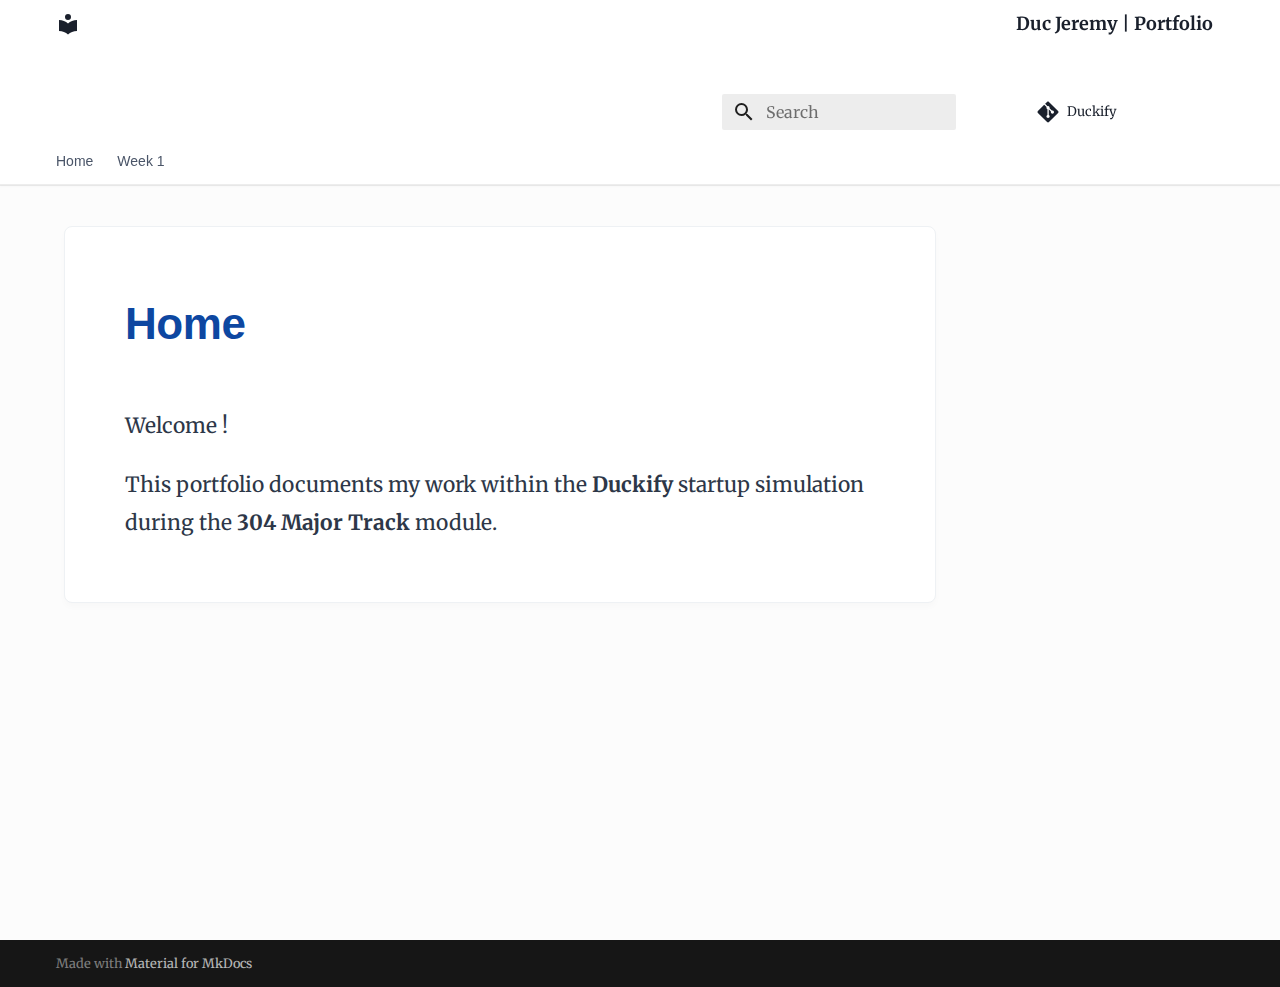
<file: index.html>
<!doctype html>
<html lang="en" class="no-js">
  <head>
    
      <meta charset="utf-8">
      <meta name="viewport" content="width=device-width,initial-scale=1">
      
      
      
        <link rel="canonical" href="https://github.com/jijiduc/portfolio/">
      
      
      
        <link rel="next" href="journal/week1/">
      
      
        
      
      
      <link rel="icon" href="assets/jd.jpg">
      <meta name="generator" content="mkdocs-1.6.1, mkdocs-material-9.7.2">
    
    
      
        <title>Duc Jeremy | Portfolio</title>
      
    
    
      <link rel="stylesheet" href="assets/stylesheets/main.484c7ddc.min.css">
      
        
        <link rel="stylesheet" href="assets/stylesheets/palette.ab4e12ef.min.css">
      
      


    
    
      
    
    
      
        
        
        <link rel="preconnect" href="https://fonts.gstatic.com" crossorigin>
        <link rel="stylesheet" href="https://fonts.googleapis.com/css?family=Merriweather:300,300i,400,400i,700,700i%7CRoboto+Mono:400,400i,700,700i&display=fallback">
        <style>:root{--md-text-font:"Merriweather";--md-code-font:"Roboto Mono"}</style>
      
    
    
      <link rel="stylesheet" href="stylesheets/extra.css">
    
    <script>__md_scope=new URL(".",location),__md_hash=e=>[...e].reduce(((e,_)=>(e<<5)-e+_.charCodeAt(0)),0),__md_get=(e,_=localStorage,t=__md_scope)=>JSON.parse(_.getItem(t.pathname+"."+e)),__md_set=(e,_,t=localStorage,a=__md_scope)=>{try{t.setItem(a.pathname+"."+e,JSON.stringify(_))}catch(e){}}</script>
    
      

    
    
  </head>
  
  
    
    
    
    
    
    <body dir="ltr" data-md-color-scheme="default" data-md-color-primary="white" data-md-color-accent="deep-purple">
  
    
    <input class="md-toggle" data-md-toggle="drawer" type="checkbox" id="__drawer" autocomplete="off">
    <input class="md-toggle" data-md-toggle="search" type="checkbox" id="__search" autocomplete="off">
    <label class="md-overlay" for="__drawer"></label>
    <div data-md-component="skip">
      
    </div>
    <div data-md-component="announce">
      
    </div>
    
    
      

  

<header class="md-header md-header--shadow md-header--lifted" data-md-component="header">
  <nav class="md-header__inner md-grid" aria-label="Header">
    <a href="." title="Duc Jeremy | Portfolio" class="md-header__button md-logo" aria-label="Duc Jeremy | Portfolio" data-md-component="logo">
      
  
  <svg xmlns="http://www.w3.org/2000/svg" viewBox="0 0 24 24"><path d="M12 8a3 3 0 0 0 3-3 3 3 0 0 0-3-3 3 3 0 0 0-3 3 3 3 0 0 0 3 3m0 3.54C9.64 9.35 6.5 8 3 8v11c3.5 0 6.64 1.35 9 3.54 2.36-2.19 5.5-3.54 9-3.54V8c-3.5 0-6.64 1.35-9 3.54"/></svg>

    </a>
    <label class="md-header__button md-icon" for="__drawer">
      
      <svg xmlns="http://www.w3.org/2000/svg" viewBox="0 0 24 24"><path d="M3 6h18v2H3zm0 5h18v2H3zm0 5h18v2H3z"/></svg>
    </label>
    <div class="md-header__title" data-md-component="header-title">
      <div class="md-header__ellipsis">
        <div class="md-header__topic">
          <span class="md-ellipsis">
            Duc Jeremy | Portfolio
          </span>
        </div>
        <div class="md-header__topic" data-md-component="header-topic">
          <span class="md-ellipsis">
            
              Home
            
          </span>
        </div>
      </div>
    </div>
    
      
    
    
    
    
      
      
        <label class="md-header__button md-icon" for="__search">
          
          <svg xmlns="http://www.w3.org/2000/svg" viewBox="0 0 24 24"><path d="M9.5 3A6.5 6.5 0 0 1 16 9.5c0 1.61-.59 3.09-1.56 4.23l.27.27h.79l5 5-1.5 1.5-5-5v-.79l-.27-.27A6.52 6.52 0 0 1 9.5 16 6.5 6.5 0 0 1 3 9.5 6.5 6.5 0 0 1 9.5 3m0 2C7 5 5 7 5 9.5S7 14 9.5 14 14 12 14 9.5 12 5 9.5 5"/></svg>
        </label>
        <div class="md-search" data-md-component="search" role="dialog">
  <label class="md-search__overlay" for="__search"></label>
  <div class="md-search__inner" role="search">
    <form class="md-search__form" name="search">
      <input type="text" class="md-search__input" name="query" aria-label="Search" placeholder="Search" autocapitalize="off" autocorrect="off" autocomplete="off" spellcheck="false" data-md-component="search-query" required>
      <label class="md-search__icon md-icon" for="__search">
        
        <svg xmlns="http://www.w3.org/2000/svg" viewBox="0 0 24 24"><path d="M9.5 3A6.5 6.5 0 0 1 16 9.5c0 1.61-.59 3.09-1.56 4.23l.27.27h.79l5 5-1.5 1.5-5-5v-.79l-.27-.27A6.52 6.52 0 0 1 9.5 16 6.5 6.5 0 0 1 3 9.5 6.5 6.5 0 0 1 9.5 3m0 2C7 5 5 7 5 9.5S7 14 9.5 14 14 12 14 9.5 12 5 9.5 5"/></svg>
        
        <svg xmlns="http://www.w3.org/2000/svg" viewBox="0 0 24 24"><path d="M20 11v2H8l5.5 5.5-1.42 1.42L4.16 12l7.92-7.92L13.5 5.5 8 11z"/></svg>
      </label>
      <nav class="md-search__options" aria-label="Search">
        
        <button type="reset" class="md-search__icon md-icon" title="Clear" aria-label="Clear" tabindex="-1">
          
          <svg xmlns="http://www.w3.org/2000/svg" viewBox="0 0 24 24"><path d="M19 6.41 17.59 5 12 10.59 6.41 5 5 6.41 10.59 12 5 17.59 6.41 19 12 13.41 17.59 19 19 17.59 13.41 12z"/></svg>
        </button>
      </nav>
      
    </form>
    <div class="md-search__output">
      <div class="md-search__scrollwrap" tabindex="0" data-md-scrollfix>
        <div class="md-search-result" data-md-component="search-result">
          <div class="md-search-result__meta">
            Initializing search
          </div>
          <ol class="md-search-result__list" role="presentation"></ol>
        </div>
      </div>
    </div>
  </div>
</div>
      
    
    
      <div class="md-header__source">
        <a href="https://github.com/Toys-R-Us-Rex/Duckify" title="Go to repository" class="md-source" data-md-component="source">
  <div class="md-source__icon md-icon">
    
    <svg xmlns="http://www.w3.org/2000/svg" viewBox="0 0 448 512"><!--! Font Awesome Free 7.1.0 by @fontawesome - https://fontawesome.com License - https://fontawesome.com/license/free (Icons: CC BY 4.0, Fonts: SIL OFL 1.1, Code: MIT License) Copyright 2025 Fonticons, Inc.--><path d="M439.6 236.1 244 40.5c-5.4-5.5-12.8-8.5-20.4-8.5s-15 3-20.4 8.4L162.5 81l51.5 51.5c27.1-9.1 52.7 16.8 43.4 43.7l49.7 49.7c34.2-11.8 61.2 31 35.5 56.7-26.5 26.5-70.2-2.9-56-37.3L240.3 199v121.9c25.3 12.5 22.3 41.8 9.1 55-6.4 6.4-15.2 10.1-24.3 10.1s-17.8-3.6-24.3-10.1c-17.6-17.6-11.1-46.9 11.2-56v-123c-20.8-8.5-24.6-30.7-18.6-45L142.6 101 8.5 235.1C3 240.6 0 247.9 0 255.5s3 15 8.5 20.4l195.6 195.7c5.4 5.4 12.7 8.4 20.4 8.4s15-3 20.4-8.4l194.7-194.7c5.4-5.4 8.4-12.8 8.4-20.4s-3-15-8.4-20.4"/></svg>
  </div>
  <div class="md-source__repository">
    Duckify
  </div>
</a>
      </div>
    
  </nav>
  
    
      
<nav class="md-tabs" aria-label="Tabs" data-md-component="tabs">
  <div class="md-grid">
    <ul class="md-tabs__list">
      
        
  
  
  
    
  
  
    <li class="md-tabs__item md-tabs__item--active">
      <a href="." class="md-tabs__link">
        
  
  
    
  
  Home

      </a>
    </li>
  

      
        
  
  
  
  
    <li class="md-tabs__item">
      <a href="journal/week1/" class="md-tabs__link">
        
  
  
    
  
  Week 1

      </a>
    </li>
  

      
    </ul>
  </div>
</nav>
    
  
</header>
    
    <div class="md-container" data-md-component="container">
      
      
        
      
      <main class="md-main" data-md-component="main">
        <div class="md-main__inner md-grid">
          
            
              
              <div class="md-sidebar md-sidebar--primary" data-md-component="sidebar" data-md-type="navigation" >
                <div class="md-sidebar__scrollwrap">
                  <div class="md-sidebar__inner">
                    


  


<nav class="md-nav md-nav--primary md-nav--lifted" aria-label="Navigation" data-md-level="0">
  <label class="md-nav__title" for="__drawer">
    <a href="." title="Duc Jeremy | Portfolio" class="md-nav__button md-logo" aria-label="Duc Jeremy | Portfolio" data-md-component="logo">
      
  
  <svg xmlns="http://www.w3.org/2000/svg" viewBox="0 0 24 24"><path d="M12 8a3 3 0 0 0 3-3 3 3 0 0 0-3-3 3 3 0 0 0-3 3 3 3 0 0 0 3 3m0 3.54C9.64 9.35 6.5 8 3 8v11c3.5 0 6.64 1.35 9 3.54 2.36-2.19 5.5-3.54 9-3.54V8c-3.5 0-6.64 1.35-9 3.54"/></svg>

    </a>
    Duc Jeremy | Portfolio
  </label>
  
    <div class="md-nav__source">
      <a href="https://github.com/Toys-R-Us-Rex/Duckify" title="Go to repository" class="md-source" data-md-component="source">
  <div class="md-source__icon md-icon">
    
    <svg xmlns="http://www.w3.org/2000/svg" viewBox="0 0 448 512"><!--! Font Awesome Free 7.1.0 by @fontawesome - https://fontawesome.com License - https://fontawesome.com/license/free (Icons: CC BY 4.0, Fonts: SIL OFL 1.1, Code: MIT License) Copyright 2025 Fonticons, Inc.--><path d="M439.6 236.1 244 40.5c-5.4-5.5-12.8-8.5-20.4-8.5s-15 3-20.4 8.4L162.5 81l51.5 51.5c27.1-9.1 52.7 16.8 43.4 43.7l49.7 49.7c34.2-11.8 61.2 31 35.5 56.7-26.5 26.5-70.2-2.9-56-37.3L240.3 199v121.9c25.3 12.5 22.3 41.8 9.1 55-6.4 6.4-15.2 10.1-24.3 10.1s-17.8-3.6-24.3-10.1c-17.6-17.6-11.1-46.9 11.2-56v-123c-20.8-8.5-24.6-30.7-18.6-45L142.6 101 8.5 235.1C3 240.6 0 247.9 0 255.5s3 15 8.5 20.4l195.6 195.7c5.4 5.4 12.7 8.4 20.4 8.4s15-3 20.4-8.4l194.7-194.7c5.4-5.4 8.4-12.8 8.4-20.4s-3-15-8.4-20.4"/></svg>
  </div>
  <div class="md-source__repository">
    Duckify
  </div>
</a>
    </div>
  
  <ul class="md-nav__list" data-md-scrollfix>
    
      
      
  
  
    
  
  
  
    <li class="md-nav__item md-nav__item--active">
      
      <input class="md-nav__toggle md-toggle" type="checkbox" id="__toc">
      
      
      
      <a href="." class="md-nav__link md-nav__link--active">
        
  
  
  <span class="md-ellipsis">
    
  
    Home
  

    
  </span>
  
  

      </a>
      
    </li>
  

    
      
      
  
  
  
  
    <li class="md-nav__item">
      <a href="journal/week1/" class="md-nav__link">
        
  
  
  <span class="md-ellipsis">
    
  
    Week 1
  

    
  </span>
  
  

      </a>
    </li>
  

    
  </ul>
</nav>
                  </div>
                </div>
              </div>
            
            
              
              <div class="md-sidebar md-sidebar--secondary" data-md-component="sidebar" data-md-type="toc" >
                <div class="md-sidebar__scrollwrap">
                  <div class="md-sidebar__inner">
                    

<nav class="md-nav md-nav--secondary" aria-label="Table of contents">
  
  
  
  
</nav>
                  </div>
                </div>
              </div>
            
          
          
            <div class="md-content" data-md-component="content">
              
              <article class="md-content__inner md-typeset">
                
                  


  
  


  <h1>Home</h1>

<p>Welcome !</p>
<p>This portfolio documents my work within the <strong>Duckify</strong> startup simulation during the <strong>304 Major Track</strong> module.</p>












                
              </article>
            </div>
          
          
<script>var target=document.getElementById(location.hash.slice(1));target&&target.name&&(target.checked=target.name.startsWith("__tabbed_"))</script>
        </div>
        
          <button type="button" class="md-top md-icon" data-md-component="top" hidden>
  
  <svg xmlns="http://www.w3.org/2000/svg" viewBox="0 0 24 24"><path d="M13 20h-2V8l-5.5 5.5-1.42-1.42L12 4.16l7.92 7.92-1.42 1.42L13 8z"/></svg>
  Back to top
</button>
        
      </main>
      
        <footer class="md-footer">
  
  <div class="md-footer-meta md-typeset">
    <div class="md-footer-meta__inner md-grid">
      <div class="md-copyright">
  
  
    Made with
    <a href="https://squidfunk.github.io/mkdocs-material/" target="_blank" rel="noopener">
      Material for MkDocs
    </a>
  
</div>
      
    </div>
  </div>
</footer>
      
    </div>
    <div class="md-dialog" data-md-component="dialog">
      <div class="md-dialog__inner md-typeset"></div>
    </div>
    
    
    
      
      
      <script id="__config" type="application/json">{"annotate": null, "base": ".", "features": ["navigation.tabs", "navigation.tabs.sticky", "navigation.sections", "navigation.top", "toc.follow", "header.autohide"], "search": "assets/javascripts/workers/search.2c215733.min.js", "tags": null, "translations": {"clipboard.copied": "Copied to clipboard", "clipboard.copy": "Copy to clipboard", "search.result.more.one": "1 more on this page", "search.result.more.other": "# more on this page", "search.result.none": "No matching documents", "search.result.one": "1 matching document", "search.result.other": "# matching documents", "search.result.placeholder": "Type to start searching", "search.result.term.missing": "Missing", "select.version": "Select version"}, "version": null}</script>
    
    
      <script src="assets/javascripts/bundle.79ae519e.min.js"></script>
      
    
  </body>
</html>
</file>
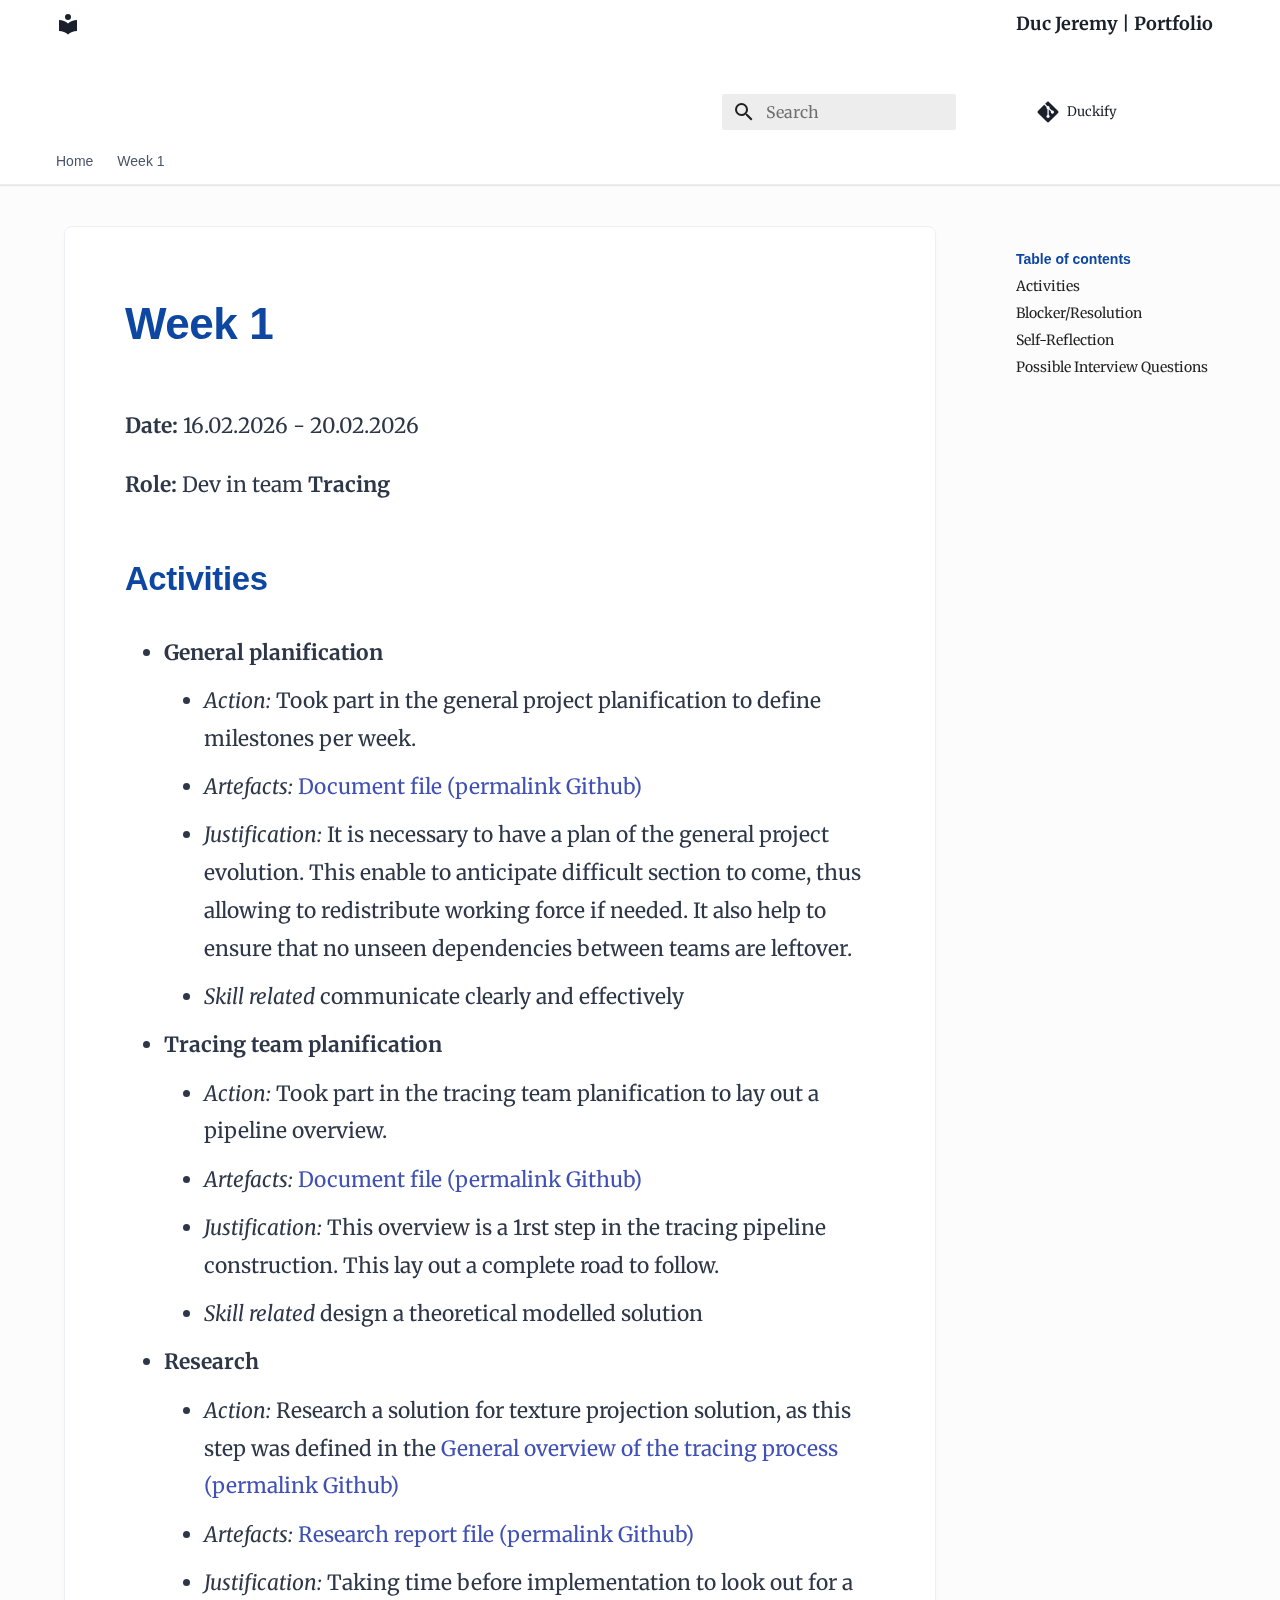
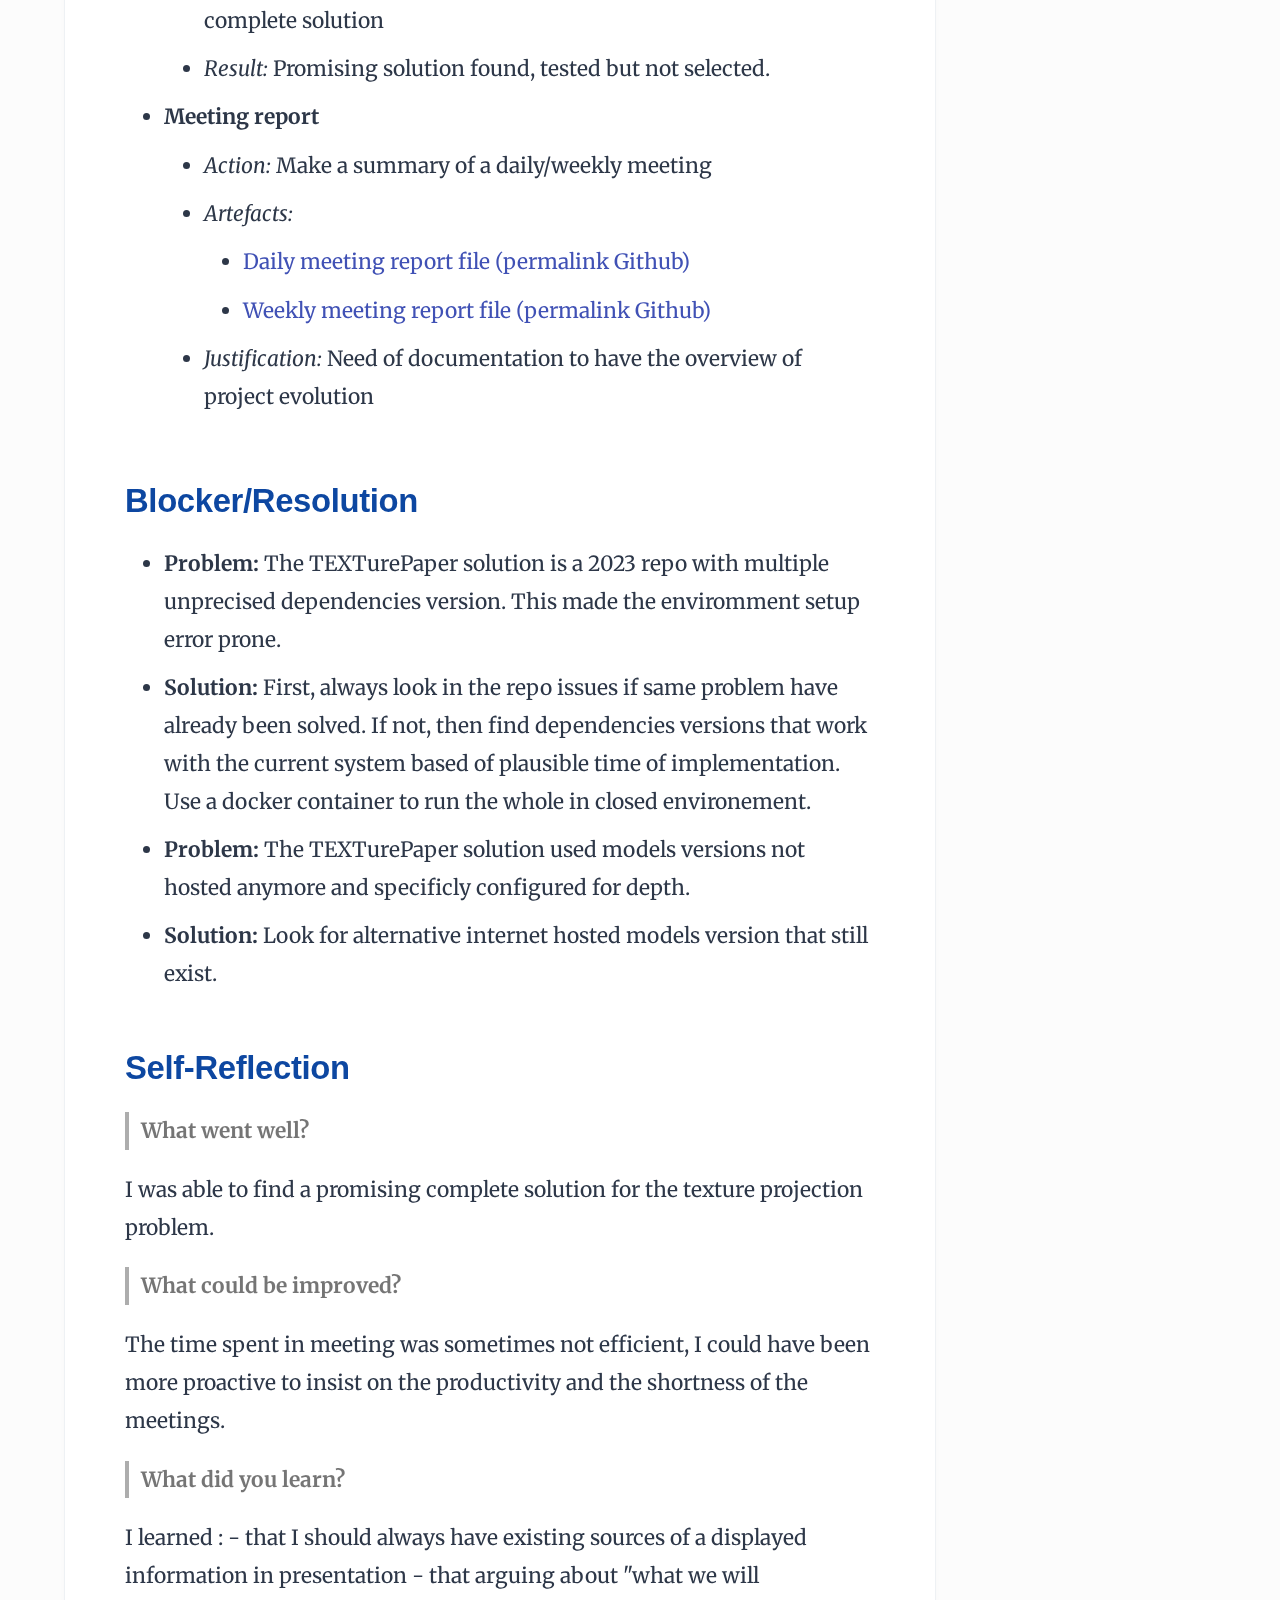
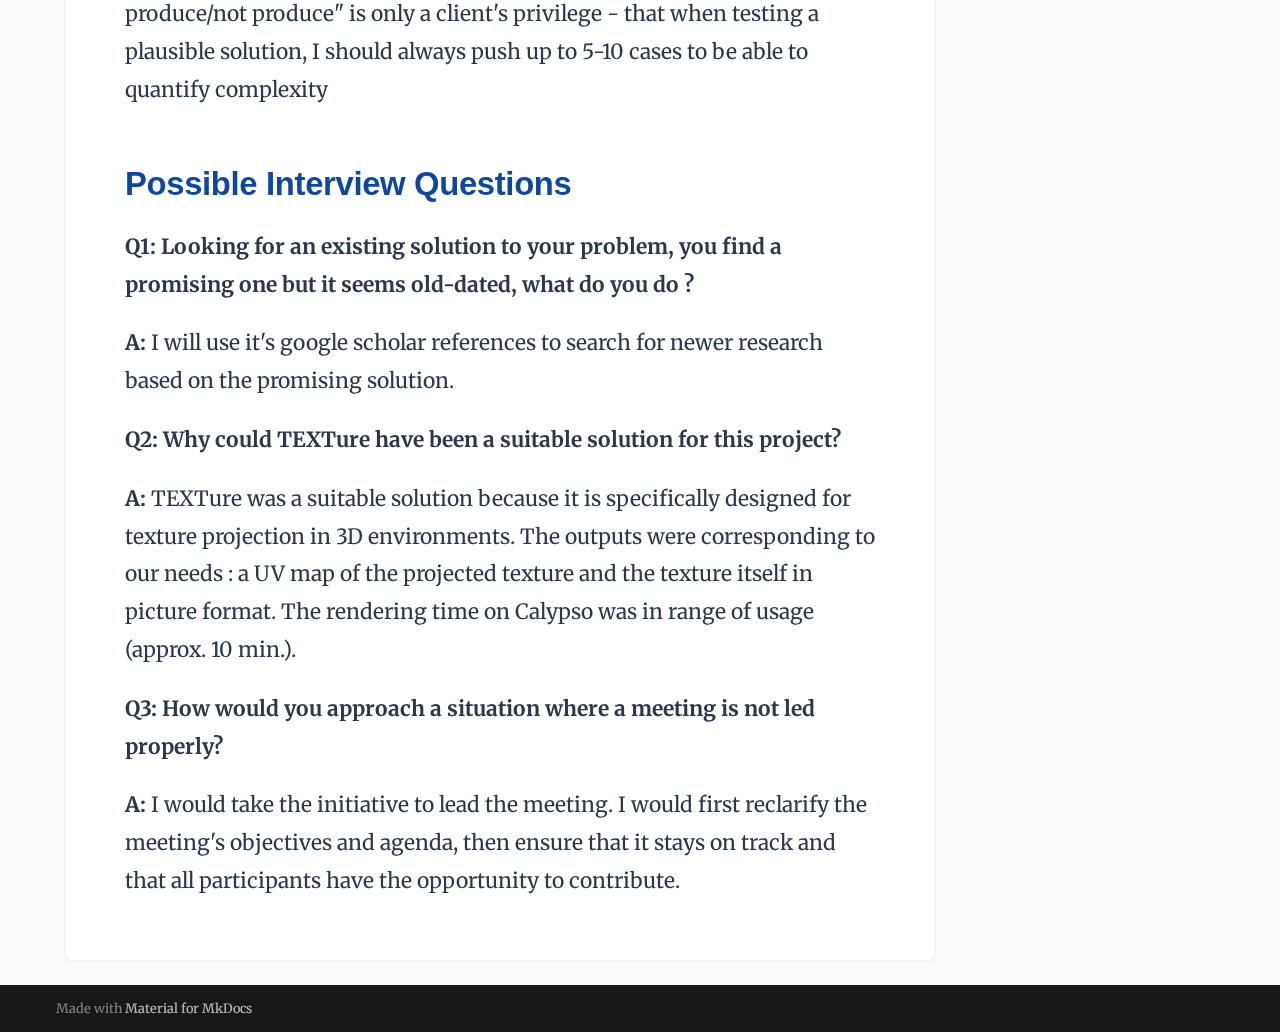
<file: journal/week1/index.html>
<!doctype html>
<html lang="en" class="no-js">
  <head>
    
      <meta charset="utf-8">
      <meta name="viewport" content="width=device-width,initial-scale=1">
      
      
      
        <link rel="canonical" href="https://github.com/jijiduc/portfolio/journal/week1/">
      
      
        <link rel="prev" href="../..">
      
      
      
        
      
      
      <link rel="icon" href="../../assets/jd.jpg">
      <meta name="generator" content="mkdocs-1.6.1, mkdocs-material-9.7.2">
    
    
      
        <title>Week 1 - Duc Jeremy | Portfolio</title>
      
    
    
      <link rel="stylesheet" href="../../assets/stylesheets/main.484c7ddc.min.css">
      
        
        <link rel="stylesheet" href="../../assets/stylesheets/palette.ab4e12ef.min.css">
      
      


    
    
      
    
    
      
        
        
        <link rel="preconnect" href="https://fonts.gstatic.com" crossorigin>
        <link rel="stylesheet" href="https://fonts.googleapis.com/css?family=Merriweather:300,300i,400,400i,700,700i%7CRoboto+Mono:400,400i,700,700i&display=fallback">
        <style>:root{--md-text-font:"Merriweather";--md-code-font:"Roboto Mono"}</style>
      
    
    
      <link rel="stylesheet" href="../../stylesheets/extra.css">
    
    <script>__md_scope=new URL("../..",location),__md_hash=e=>[...e].reduce(((e,_)=>(e<<5)-e+_.charCodeAt(0)),0),__md_get=(e,_=localStorage,t=__md_scope)=>JSON.parse(_.getItem(t.pathname+"."+e)),__md_set=(e,_,t=localStorage,a=__md_scope)=>{try{t.setItem(a.pathname+"."+e,JSON.stringify(_))}catch(e){}}</script>
    
      

    
    
  </head>
  
  
    
    
    
    
    
    <body dir="ltr" data-md-color-scheme="default" data-md-color-primary="white" data-md-color-accent="deep-purple">
  
    
    <input class="md-toggle" data-md-toggle="drawer" type="checkbox" id="__drawer" autocomplete="off">
    <input class="md-toggle" data-md-toggle="search" type="checkbox" id="__search" autocomplete="off">
    <label class="md-overlay" for="__drawer"></label>
    <div data-md-component="skip">
      
        
        <a href="#week-1" class="md-skip">
          Skip to content
        </a>
      
    </div>
    <div data-md-component="announce">
      
    </div>
    
    
      

  

<header class="md-header md-header--shadow md-header--lifted" data-md-component="header">
  <nav class="md-header__inner md-grid" aria-label="Header">
    <a href="../.." title="Duc Jeremy | Portfolio" class="md-header__button md-logo" aria-label="Duc Jeremy | Portfolio" data-md-component="logo">
      
  
  <svg xmlns="http://www.w3.org/2000/svg" viewBox="0 0 24 24"><path d="M12 8a3 3 0 0 0 3-3 3 3 0 0 0-3-3 3 3 0 0 0-3 3 3 3 0 0 0 3 3m0 3.54C9.64 9.35 6.5 8 3 8v11c3.5 0 6.64 1.35 9 3.54 2.36-2.19 5.5-3.54 9-3.54V8c-3.5 0-6.64 1.35-9 3.54"/></svg>

    </a>
    <label class="md-header__button md-icon" for="__drawer">
      
      <svg xmlns="http://www.w3.org/2000/svg" viewBox="0 0 24 24"><path d="M3 6h18v2H3zm0 5h18v2H3zm0 5h18v2H3z"/></svg>
    </label>
    <div class="md-header__title" data-md-component="header-title">
      <div class="md-header__ellipsis">
        <div class="md-header__topic">
          <span class="md-ellipsis">
            Duc Jeremy | Portfolio
          </span>
        </div>
        <div class="md-header__topic" data-md-component="header-topic">
          <span class="md-ellipsis">
            
              Week 1
            
          </span>
        </div>
      </div>
    </div>
    
      
    
    
    
    
      
      
        <label class="md-header__button md-icon" for="__search">
          
          <svg xmlns="http://www.w3.org/2000/svg" viewBox="0 0 24 24"><path d="M9.5 3A6.5 6.5 0 0 1 16 9.5c0 1.61-.59 3.09-1.56 4.23l.27.27h.79l5 5-1.5 1.5-5-5v-.79l-.27-.27A6.52 6.52 0 0 1 9.5 16 6.5 6.5 0 0 1 3 9.5 6.5 6.5 0 0 1 9.5 3m0 2C7 5 5 7 5 9.5S7 14 9.5 14 14 12 14 9.5 12 5 9.5 5"/></svg>
        </label>
        <div class="md-search" data-md-component="search" role="dialog">
  <label class="md-search__overlay" for="__search"></label>
  <div class="md-search__inner" role="search">
    <form class="md-search__form" name="search">
      <input type="text" class="md-search__input" name="query" aria-label="Search" placeholder="Search" autocapitalize="off" autocorrect="off" autocomplete="off" spellcheck="false" data-md-component="search-query" required>
      <label class="md-search__icon md-icon" for="__search">
        
        <svg xmlns="http://www.w3.org/2000/svg" viewBox="0 0 24 24"><path d="M9.5 3A6.5 6.5 0 0 1 16 9.5c0 1.61-.59 3.09-1.56 4.23l.27.27h.79l5 5-1.5 1.5-5-5v-.79l-.27-.27A6.52 6.52 0 0 1 9.5 16 6.5 6.5 0 0 1 3 9.5 6.5 6.5 0 0 1 9.5 3m0 2C7 5 5 7 5 9.5S7 14 9.5 14 14 12 14 9.5 12 5 9.5 5"/></svg>
        
        <svg xmlns="http://www.w3.org/2000/svg" viewBox="0 0 24 24"><path d="M20 11v2H8l5.5 5.5-1.42 1.42L4.16 12l7.92-7.92L13.5 5.5 8 11z"/></svg>
      </label>
      <nav class="md-search__options" aria-label="Search">
        
        <button type="reset" class="md-search__icon md-icon" title="Clear" aria-label="Clear" tabindex="-1">
          
          <svg xmlns="http://www.w3.org/2000/svg" viewBox="0 0 24 24"><path d="M19 6.41 17.59 5 12 10.59 6.41 5 5 6.41 10.59 12 5 17.59 6.41 19 12 13.41 17.59 19 19 17.59 13.41 12z"/></svg>
        </button>
      </nav>
      
    </form>
    <div class="md-search__output">
      <div class="md-search__scrollwrap" tabindex="0" data-md-scrollfix>
        <div class="md-search-result" data-md-component="search-result">
          <div class="md-search-result__meta">
            Initializing search
          </div>
          <ol class="md-search-result__list" role="presentation"></ol>
        </div>
      </div>
    </div>
  </div>
</div>
      
    
    
      <div class="md-header__source">
        <a href="https://github.com/Toys-R-Us-Rex/Duckify" title="Go to repository" class="md-source" data-md-component="source">
  <div class="md-source__icon md-icon">
    
    <svg xmlns="http://www.w3.org/2000/svg" viewBox="0 0 448 512"><!--! Font Awesome Free 7.1.0 by @fontawesome - https://fontawesome.com License - https://fontawesome.com/license/free (Icons: CC BY 4.0, Fonts: SIL OFL 1.1, Code: MIT License) Copyright 2025 Fonticons, Inc.--><path d="M439.6 236.1 244 40.5c-5.4-5.5-12.8-8.5-20.4-8.5s-15 3-20.4 8.4L162.5 81l51.5 51.5c27.1-9.1 52.7 16.8 43.4 43.7l49.7 49.7c34.2-11.8 61.2 31 35.5 56.7-26.5 26.5-70.2-2.9-56-37.3L240.3 199v121.9c25.3 12.5 22.3 41.8 9.1 55-6.4 6.4-15.2 10.1-24.3 10.1s-17.8-3.6-24.3-10.1c-17.6-17.6-11.1-46.9 11.2-56v-123c-20.8-8.5-24.6-30.7-18.6-45L142.6 101 8.5 235.1C3 240.6 0 247.9 0 255.5s3 15 8.5 20.4l195.6 195.7c5.4 5.4 12.7 8.4 20.4 8.4s15-3 20.4-8.4l194.7-194.7c5.4-5.4 8.4-12.8 8.4-20.4s-3-15-8.4-20.4"/></svg>
  </div>
  <div class="md-source__repository">
    Duckify
  </div>
</a>
      </div>
    
  </nav>
  
    
      
<nav class="md-tabs" aria-label="Tabs" data-md-component="tabs">
  <div class="md-grid">
    <ul class="md-tabs__list">
      
        
  
  
  
  
    <li class="md-tabs__item">
      <a href="../.." class="md-tabs__link">
        
  
  
    
  
  Home

      </a>
    </li>
  

      
        
  
  
  
    
  
  
    <li class="md-tabs__item md-tabs__item--active">
      <a href="./" class="md-tabs__link">
        
  
  
    
  
  Week 1

      </a>
    </li>
  

      
    </ul>
  </div>
</nav>
    
  
</header>
    
    <div class="md-container" data-md-component="container">
      
      
        
      
      <main class="md-main" data-md-component="main">
        <div class="md-main__inner md-grid">
          
            
              
              <div class="md-sidebar md-sidebar--primary" data-md-component="sidebar" data-md-type="navigation" >
                <div class="md-sidebar__scrollwrap">
                  <div class="md-sidebar__inner">
                    


  


<nav class="md-nav md-nav--primary md-nav--lifted" aria-label="Navigation" data-md-level="0">
  <label class="md-nav__title" for="__drawer">
    <a href="../.." title="Duc Jeremy | Portfolio" class="md-nav__button md-logo" aria-label="Duc Jeremy | Portfolio" data-md-component="logo">
      
  
  <svg xmlns="http://www.w3.org/2000/svg" viewBox="0 0 24 24"><path d="M12 8a3 3 0 0 0 3-3 3 3 0 0 0-3-3 3 3 0 0 0-3 3 3 3 0 0 0 3 3m0 3.54C9.64 9.35 6.5 8 3 8v11c3.5 0 6.64 1.35 9 3.54 2.36-2.19 5.5-3.54 9-3.54V8c-3.5 0-6.64 1.35-9 3.54"/></svg>

    </a>
    Duc Jeremy | Portfolio
  </label>
  
    <div class="md-nav__source">
      <a href="https://github.com/Toys-R-Us-Rex/Duckify" title="Go to repository" class="md-source" data-md-component="source">
  <div class="md-source__icon md-icon">
    
    <svg xmlns="http://www.w3.org/2000/svg" viewBox="0 0 448 512"><!--! Font Awesome Free 7.1.0 by @fontawesome - https://fontawesome.com License - https://fontawesome.com/license/free (Icons: CC BY 4.0, Fonts: SIL OFL 1.1, Code: MIT License) Copyright 2025 Fonticons, Inc.--><path d="M439.6 236.1 244 40.5c-5.4-5.5-12.8-8.5-20.4-8.5s-15 3-20.4 8.4L162.5 81l51.5 51.5c27.1-9.1 52.7 16.8 43.4 43.7l49.7 49.7c34.2-11.8 61.2 31 35.5 56.7-26.5 26.5-70.2-2.9-56-37.3L240.3 199v121.9c25.3 12.5 22.3 41.8 9.1 55-6.4 6.4-15.2 10.1-24.3 10.1s-17.8-3.6-24.3-10.1c-17.6-17.6-11.1-46.9 11.2-56v-123c-20.8-8.5-24.6-30.7-18.6-45L142.6 101 8.5 235.1C3 240.6 0 247.9 0 255.5s3 15 8.5 20.4l195.6 195.7c5.4 5.4 12.7 8.4 20.4 8.4s15-3 20.4-8.4l194.7-194.7c5.4-5.4 8.4-12.8 8.4-20.4s-3-15-8.4-20.4"/></svg>
  </div>
  <div class="md-source__repository">
    Duckify
  </div>
</a>
    </div>
  
  <ul class="md-nav__list" data-md-scrollfix>
    
      
      
  
  
  
  
    <li class="md-nav__item">
      <a href="../.." class="md-nav__link">
        
  
  
  <span class="md-ellipsis">
    
  
    Home
  

    
  </span>
  
  

      </a>
    </li>
  

    
      
      
  
  
    
  
  
  
    <li class="md-nav__item md-nav__item--active">
      
      <input class="md-nav__toggle md-toggle" type="checkbox" id="__toc">
      
      
        
      
      
        <label class="md-nav__link md-nav__link--active" for="__toc">
          
  
  
  <span class="md-ellipsis">
    
  
    Week 1
  

    
  </span>
  
  

          <span class="md-nav__icon md-icon"></span>
        </label>
      
      <a href="./" class="md-nav__link md-nav__link--active">
        
  
  
  <span class="md-ellipsis">
    
  
    Week 1
  

    
  </span>
  
  

      </a>
      
        

<nav class="md-nav md-nav--secondary" aria-label="Table of contents">
  
  
  
    
  
  
    <label class="md-nav__title" for="__toc">
      <span class="md-nav__icon md-icon"></span>
      Table of contents
    </label>
    <ul class="md-nav__list" data-md-component="toc" data-md-scrollfix>
      
        <li class="md-nav__item">
  <a href="#activities" class="md-nav__link">
    <span class="md-ellipsis">
      
        Activities
      
    </span>
  </a>
  
</li>
      
        <li class="md-nav__item">
  <a href="#blockerresolution" class="md-nav__link">
    <span class="md-ellipsis">
      
        Blocker/Resolution
      
    </span>
  </a>
  
</li>
      
        <li class="md-nav__item">
  <a href="#self-reflection" class="md-nav__link">
    <span class="md-ellipsis">
      
        Self-Reflection
      
    </span>
  </a>
  
</li>
      
        <li class="md-nav__item">
  <a href="#possible-interview-questions" class="md-nav__link">
    <span class="md-ellipsis">
      
        Possible Interview Questions
      
    </span>
  </a>
  
</li>
      
    </ul>
  
</nav>
      
    </li>
  

    
  </ul>
</nav>
                  </div>
                </div>
              </div>
            
            
              
              <div class="md-sidebar md-sidebar--secondary" data-md-component="sidebar" data-md-type="toc" >
                <div class="md-sidebar__scrollwrap">
                  <div class="md-sidebar__inner">
                    

<nav class="md-nav md-nav--secondary" aria-label="Table of contents">
  
  
  
    
  
  
    <label class="md-nav__title" for="__toc">
      <span class="md-nav__icon md-icon"></span>
      Table of contents
    </label>
    <ul class="md-nav__list" data-md-component="toc" data-md-scrollfix>
      
        <li class="md-nav__item">
  <a href="#activities" class="md-nav__link">
    <span class="md-ellipsis">
      
        Activities
      
    </span>
  </a>
  
</li>
      
        <li class="md-nav__item">
  <a href="#blockerresolution" class="md-nav__link">
    <span class="md-ellipsis">
      
        Blocker/Resolution
      
    </span>
  </a>
  
</li>
      
        <li class="md-nav__item">
  <a href="#self-reflection" class="md-nav__link">
    <span class="md-ellipsis">
      
        Self-Reflection
      
    </span>
  </a>
  
</li>
      
        <li class="md-nav__item">
  <a href="#possible-interview-questions" class="md-nav__link">
    <span class="md-ellipsis">
      
        Possible Interview Questions
      
    </span>
  </a>
  
</li>
      
    </ul>
  
</nav>
                  </div>
                </div>
              </div>
            
          
          
            <div class="md-content" data-md-component="content">
              
              <article class="md-content__inner md-typeset">
                
                  


  
  


<h1 id="week-1">Week 1</h1>
<p><strong>Date:</strong> 16.02.2026 - 20.02.2026</p>
<p><strong>Role:</strong> Dev in team <strong>Tracing</strong></p>
<h2 id="activities">Activities</h2>
<ul>
<li>
<p><strong>General planification</strong></p>
<ul>
<li><em>Action:</em> Took part in the general project planification to define milestones per week. </li>
<li><em>Artefacts:</em> <a href="https://github.com/Toys-R-Us-Rex/Duckify/blob/1787a64b540681b7a8b219607760a1050d72c1cd/docs/planning/steps_milestones.typ">Document file (permalink Github)</a></li>
<li><em>Justification:</em> It is necessary to have a plan of the general project evolution. This enable to anticipate difficult section to come, thus allowing to redistribute working force if needed. It also help to ensure that no unseen dependencies between teams are leftover.</li>
<li><em>Skill related</em> communicate clearly and effectively</li>
</ul>
</li>
<li>
<p><strong>Tracing team planification</strong></p>
<ul>
<li><em>Action:</em> Took part in the tracing team planification to lay out a pipeline overview. </li>
<li><em>Artefacts:</em> <a href="https://github.com/Toys-R-Us-Rex/Duckify/blob/058f40182c9abd4c097b731ee1d95ff6e53512c0/docs/architecture/tracing/general-overview.typ">Document file (permalink Github)</a></li>
<li><em>Justification:</em> This overview is a 1rst step in the tracing pipeline construction. This lay out a complete road to follow.</li>
<li><em>Skill related</em> design a theoretical modelled solution</li>
</ul>
</li>
<li>
<p><strong>Research</strong></p>
<ul>
<li><em>Action:</em> Research a solution for texture projection solution, as this step was defined in the <a href="https://github.com/Toys-R-Us-Rex/Duckify/blob/058f40182c9abd4c097b731ee1d95ff6e53512c0/docs/architecture/tracing/general-overview.typ.">General overview of the tracing process (permalink Github)</a></li>
<li><em>Artefacts:</em> <a href="https://github.com/Toys-R-Us-Rex/Duckify/blob/15c1dbc08bc9060aa37bc681666f70380cd02b3d/docs/research/projection_solution.typ">Research report file (permalink Github)</a></li>
<li><em>Justification:</em> Taking time before implementation to look out for a complete solution </li>
<li><em>Result:</em> Promising solution found, tested but not selected.</li>
</ul>
</li>
<li>
<p><strong>Meeting report</strong></p>
<ul>
<li><em>Action:</em> Make a summary of a daily/weekly meeting</li>
<li><em>Artefacts:</em><ul>
<li><a href="https://github.com/Toys-R-Us-Rex/Duckify/blob/be49ae5f111835d253c54c89245da1a22305db2c/docs/meetings/2026-02-19.typ">Daily meeting report file (permalink Github)</a></li>
<li><a href="https://github.com/Toys-R-Us-Rex/Duckify/blob/26aa4719fd0279bd80cab682a85882558017a31d/docs/meetings/weekly/2026-02-20.typ">Weekly meeting report file (permalink Github)</a></li>
</ul>
</li>
<li><em>Justification:</em> Need of documentation to have the overview of project evolution</li>
</ul>
</li>
</ul>
<h2 id="blockerresolution">Blocker/Resolution</h2>
<ul>
<li><strong>Problem:</strong> The TEXTurePaper solution is a 2023 repo with multiple unprecised dependencies version. This made the enviromment setup error prone.</li>
<li>
<p><strong>Solution:</strong> First, always look in the repo issues if same problem have already been solved. If not, then find dependencies versions that work with the current system based of plausible time of implementation. Use a docker container to run the whole in closed environement.</p>
</li>
<li>
<p><strong>Problem:</strong> The TEXTurePaper solution used models versions not hosted anymore and specificly configured for depth.</p>
</li>
<li><strong>Solution:</strong> Look for alternative internet hosted models version that still exist.</li>
</ul>
<h2 id="self-reflection">Self-Reflection</h2>
<blockquote>
<p><strong>What went well?</strong></p>
</blockquote>
<p>I was able to find a promising complete solution for the texture projection problem.</p>
<blockquote>
<p><strong>What could be improved?</strong></p>
</blockquote>
<p>The time spent in meeting was sometimes not efficient, I could have been more proactive to insist on the productivity and the shortness of the meetings.</p>
<blockquote>
<p><strong>What did you learn?</strong></p>
</blockquote>
<p>I learned :
- that I should always have existing sources of a displayed information in presentation
- that arguing about "what we will produce/not produce" is only a client's privilege
- that when testing a plausible solution, I should always push up to 5-10 cases to be able to quantify complexity</p>
<h2 id="possible-interview-questions">Possible Interview Questions</h2>
<p><strong>Q1: Looking for an existing solution to your problem, you find a promising one but it seems old-dated, what do you do ?</strong></p>
<p><strong>A:</strong> I will use it's google scholar references to search for newer research based on the promising solution.</p>
<p><strong>Q2: Why could TEXTure have been a suitable solution for this project?</strong></p>
<p><strong>A:</strong> TEXTure was a suitable solution because it is specifically designed for texture projection in 3D environments. The outputs were corresponding to our needs : a UV map of the projected texture and the texture itself in picture format. The rendering time on Calypso was in range of usage (approx. 10 min.).</p>
<p><strong>Q3: How would you approach a situation where a meeting is not led properly?</strong></p>
<p><strong>A:</strong> I would take the initiative to lead the meeting. I would first reclarify the meeting's objectives and agenda, then ensure that it stays on track and that all participants have the opportunity to contribute.</p>












                
              </article>
            </div>
          
          
<script>var target=document.getElementById(location.hash.slice(1));target&&target.name&&(target.checked=target.name.startsWith("__tabbed_"))</script>
        </div>
        
          <button type="button" class="md-top md-icon" data-md-component="top" hidden>
  
  <svg xmlns="http://www.w3.org/2000/svg" viewBox="0 0 24 24"><path d="M13 20h-2V8l-5.5 5.5-1.42-1.42L12 4.16l7.92 7.92-1.42 1.42L13 8z"/></svg>
  Back to top
</button>
        
      </main>
      
        <footer class="md-footer">
  
  <div class="md-footer-meta md-typeset">
    <div class="md-footer-meta__inner md-grid">
      <div class="md-copyright">
  
  
    Made with
    <a href="https://squidfunk.github.io/mkdocs-material/" target="_blank" rel="noopener">
      Material for MkDocs
    </a>
  
</div>
      
    </div>
  </div>
</footer>
      
    </div>
    <div class="md-dialog" data-md-component="dialog">
      <div class="md-dialog__inner md-typeset"></div>
    </div>
    
    
    
      
      
      <script id="__config" type="application/json">{"annotate": null, "base": "../..", "features": ["navigation.tabs", "navigation.tabs.sticky", "navigation.sections", "navigation.top", "toc.follow", "header.autohide"], "search": "../../assets/javascripts/workers/search.2c215733.min.js", "tags": null, "translations": {"clipboard.copied": "Copied to clipboard", "clipboard.copy": "Copy to clipboard", "search.result.more.one": "1 more on this page", "search.result.more.other": "# more on this page", "search.result.none": "No matching documents", "search.result.one": "1 matching document", "search.result.other": "# matching documents", "search.result.placeholder": "Type to start searching", "search.result.term.missing": "Missing", "select.version": "Select version"}, "version": null}</script>
    
    
      <script src="../../assets/javascripts/bundle.79ae519e.min.js"></script>
      
    
  </body>
</html>
</file>
<file: stylesheets/extra.css>
/* --- 1. GLOBAL CONFIGURATION --- */

/* Very light general background */
.md-main {
    background-color: #fcfcfc; 
}

/* The Grid: Removing the left column from the layout */
/* Structure: [Empty space] [Content] [Right TOC] */
.md-grid {
    max-width: 1200px; /* Comfortable standard width */
    margin: 0 auto;
    display: grid;
    grid-template-columns: 1fr 12rem; /* Content takes everything except the TOC */
    gap: 2rem;
}

/* Permanently hiding the primary navigation sidebar (in case it forces display) */
.md-sidebar--primary {
    display: none;
}

/* --- 2. HEADER & TOP NAVIGATION (KEY ELEMENT) --- */

/* Top header (Logo + Title) */
.md-header {
    background-color: #ffffff !important;
    color: #1a202c !important;
    box-shadow: none !important;
    border-bottom: 1px solid #eaeaea;
}

/* Tab bar (Navigation) */
.md-tabs {
    background-color: #ffffff !important; /* Pure white background */
    border-bottom: 1px solid #e2e8f0;
    color: #4a5568 !important; /* Dark grey text */
}

/* Links in tabs */
.md-tabs__link {
    color: #4a5568 !important;
    font-family: "Lato", sans-serif;
    font-weight: 500;
    opacity: 1 !important; /* Force visibility */
    transition: color 0.2s;
}

/* Active tab */
.md-tabs__link--active, 
.md-tabs__link:hover {
    color: #0d47a1 !important; /* MIT Blue */
    font-weight: 700;
}

/* Removing aggressive Material shadows */
.md-header, .md-tabs {
    box-shadow: 0 1px 2px rgba(0,0,0,0.02) !important;
}

/* --- 3. CENTRAL CONTENT (DOCUMENT) --- */

.md-content {
    background-color: transparent;
    padding-top: 2rem;
}

/* The white "paper" containing the text */
.md-content__inner {
    background-color: white;
    padding: 3rem;
    border: 1px solid #eef1f4;
    border-radius: 8px;
    box-shadow: 0 4px 6px rgba(0,0,0,0.02); /* Very subtle shadow */
}

/* --- 4. TYPOGRAPHY (KEEPING IT SERIOUS) --- */

/* Body text */
.md-typeset {
    font-family: "Merriweather", "Georgia", serif;
    font-size: 1.05rem;
    line-height: 1.8;
    color: #2d3748;
}

/* Headings */
.md-typeset h1, 
.md-typeset h2 {
    font-family: "Lato", sans-serif;
    color: #0d47a1;
    font-weight: 600;
    letter-spacing: -0.01em;
}

.md-typeset h1 {
    margin-top: 0; /* Move the main title up */
    font-size: 2.2rem;
}

/* --- 5. RIGHT TABLE OF CONTENTS (TOC) --- */

/* Floating and discrete */
.md-sidebar--secondary {
    margin-top: 2rem;
    height: auto;
}

.md-nav--secondary .md-nav__title {
    background-color: transparent;
    box-shadow: none;
    color: #0d47a1;
    font-weight: bold;
    font-family: "Lato", sans-serif;
}
</file>
<file: assets/stylesheets/main.484c7ddc.min.css>
@charset "UTF-8";html{-webkit-text-size-adjust:none;-moz-text-size-adjust:none;text-size-adjust:none;box-sizing:border-box}*,:after,:before{box-sizing:inherit}@media (prefers-reduced-motion){*,:after,:before{transition:none!important}}body{margin:0}a,button,input,label{-webkit-tap-highlight-color:transparent}a{color:inherit;text-decoration:none}hr{border:0;box-sizing:initial;display:block;height:.05rem;overflow:visible;padding:0}small{font-size:80%}sub,sup{line-height:1em}img{border-style:none}table{border-collapse:initial;border-spacing:0}td,th{font-weight:400;vertical-align:top}button{background:#0000;border:0;font-family:inherit;font-size:inherit;margin:0;padding:0}input{border:0;outline:none}:root{--md-primary-fg-color:#4051b5;--md-primary-fg-color--light:#5d6cc0;--md-primary-fg-color--dark:#303fa1;--md-primary-bg-color:#fff;--md-primary-bg-color--light:#ffffffb3;--md-accent-fg-color:#526cfe;--md-accent-fg-color--transparent:#526cfe1a;--md-accent-bg-color:#fff;--md-accent-bg-color--light:#ffffffb3}[data-md-color-scheme=default]{color-scheme:light}[data-md-color-scheme=default] img[src$="#gh-dark-mode-only"],[data-md-color-scheme=default] img[src$="#only-dark"]{display:none}:root,[data-md-color-scheme=default]{--md-hue:225deg;--md-default-fg-color:#000000de;--md-default-fg-color--light:#0000008a;--md-default-fg-color--lighter:#00000052;--md-default-fg-color--lightest:#00000012;--md-default-bg-color:#fff;--md-default-bg-color--light:#ffffffb3;--md-default-bg-color--lighter:#ffffff4d;--md-default-bg-color--lightest:#ffffff1f;--md-code-fg-color:#36464e;--md-code-bg-color:#f5f5f5;--md-code-bg-color--light:#f5f5f5b3;--md-code-bg-color--lighter:#f5f5f54d;--md-code-hl-color:#4287ff;--md-code-hl-color--light:#4287ff1a;--md-code-hl-number-color:#d52a2a;--md-code-hl-special-color:#db1457;--md-code-hl-function-color:#a846b9;--md-code-hl-constant-color:#6e59d9;--md-code-hl-keyword-color:#3f6ec6;--md-code-hl-string-color:#1c7d4d;--md-code-hl-name-color:var(--md-code-fg-color);--md-code-hl-operator-color:var(--md-default-fg-color--light);--md-code-hl-punctuation-color:var(--md-default-fg-color--light);--md-code-hl-comment-color:var(--md-default-fg-color--light);--md-code-hl-generic-color:var(--md-default-fg-color--light);--md-code-hl-variable-color:var(--md-default-fg-color--light);--md-typeset-color:var(--md-default-fg-color);--md-typeset-a-color:var(--md-primary-fg-color);--md-typeset-del-color:#f5503d26;--md-typeset-ins-color:#0bd57026;--md-typeset-kbd-color:#fafafa;--md-typeset-kbd-accent-color:#fff;--md-typeset-kbd-border-color:#b8b8b8;--md-typeset-mark-color:#ffff0080;--md-typeset-table-color:#0000001f;--md-typeset-table-color--light:rgba(0,0,0,.035);--md-admonition-fg-color:var(--md-default-fg-color);--md-admonition-bg-color:var(--md-default-bg-color);--md-warning-fg-color:#000000de;--md-warning-bg-color:#ff9;--md-footer-fg-color:#fff;--md-footer-fg-color--light:#ffffffb3;--md-footer-fg-color--lighter:#ffffff73;--md-footer-bg-color:#000000de;--md-footer-bg-color--dark:#00000052;--md-shadow-z1:0 0.2rem 0.5rem #0000000d,0 0 0.05rem #0000001a;--md-shadow-z2:0 0.2rem 0.5rem #0000001a,0 0 0.05rem #00000040;--md-shadow-z3:0 0.2rem 0.5rem #0003,0 0 0.05rem #00000059}.md-icon svg{fill:currentcolor;display:block;height:1.2rem;width:1.2rem}body{-webkit-font-smoothing:antialiased;-moz-osx-font-smoothing:grayscale;--md-text-font-family:var(--md-text-font,_),-apple-system,BlinkMacSystemFont,Helvetica,Arial,sans-serif;--md-code-font-family:var(--md-code-font,_),SFMono-Regular,Consolas,Menlo,monospace}aside,body,input{font-feature-settings:"kern","liga";color:var(--md-typeset-color);font-family:var(--md-text-font-family)}code,kbd,pre{font-feature-settings:"kern";font-family:var(--md-code-font-family)}:root{--md-typeset-table-sort-icon:url('data:image/svg+xml;charset=utf-8,<svg xmlns="http://www.w3.org/2000/svg" viewBox="0 0 24 24"><path d="m18 21-4-4h3V7h-3l4-4 4 4h-3v10h3M2 19v-2h10v2M2 13v-2h7v2M2 7V5h4v2z"/></svg>');--md-typeset-table-sort-icon--asc:url('data:image/svg+xml;charset=utf-8,<svg xmlns="http://www.w3.org/2000/svg" viewBox="0 0 24 24"><path d="M19 17h3l-4 4-4-4h3V3h2M2 17h10v2H2M6 5v2H2V5m0 6h7v2H2z"/></svg>');--md-typeset-table-sort-icon--desc:url('data:image/svg+xml;charset=utf-8,<svg xmlns="http://www.w3.org/2000/svg" viewBox="0 0 24 24"><path d="M19 7h3l-4-4-4 4h3v14h2M2 17h10v2H2M6 5v2H2V5m0 6h7v2H2z"/></svg>')}.md-typeset{-webkit-print-color-adjust:exact;color-adjust:exact;font-size:.8rem;line-height:1.6;overflow-wrap:break-word}@media print{.md-typeset{font-size:.68rem}}.md-typeset blockquote,.md-typeset dl,.md-typeset figure,.md-typeset ol,.md-typeset pre,.md-typeset ul{margin-bottom:1em;margin-top:1em}.md-typeset h1{color:var(--md-default-fg-color--light);font-size:2em;line-height:1.3;margin:0 0 1.25em}.md-typeset h1,.md-typeset h2{font-weight:300;letter-spacing:-.01em}.md-typeset h2{font-size:1.5625em;line-height:1.4;margin:1.6em 0 .64em}.md-typeset h3{font-size:1.25em;font-weight:400;letter-spacing:-.01em;line-height:1.5;margin:1.6em 0 .8em}.md-typeset h2+h3{margin-top:.8em}.md-typeset h4{font-weight:700;letter-spacing:-.01em;margin:1em 0}.md-typeset h5,.md-typeset h6{color:var(--md-default-fg-color--light);font-size:.8em;font-weight:700;letter-spacing:-.01em;margin:1.25em 0}.md-typeset h5{text-transform:uppercase}.md-typeset h5 code{text-transform:none}.md-typeset hr{border-bottom:.05rem solid var(--md-default-fg-color--lightest);display:flow-root;margin:1.5em 0}.md-typeset a{color:var(--md-typeset-a-color);word-break:break-word}.md-typeset a,.md-typeset a:before{transition:color 125ms}.md-typeset a:focus,.md-typeset a:hover{color:var(--md-accent-fg-color)}.md-typeset a:focus code,.md-typeset a:hover code{background-color:var(--md-accent-fg-color--transparent);color:var(--md-accent-fg-color)}.md-typeset a code{color:var(--md-typeset-a-color)}.md-typeset a.focus-visible{outline-color:var(--md-accent-fg-color);outline-offset:.2rem}.md-typeset code,.md-typeset kbd,.md-typeset pre{color:var(--md-code-fg-color);direction:ltr;font-variant-ligatures:none;transition:background-color 125ms}@media print{.md-typeset code,.md-typeset kbd,.md-typeset pre{white-space:pre-wrap}}.md-typeset code{background-color:var(--md-code-bg-color);border-radius:.1rem;-webkit-box-decoration-break:clone;box-decoration-break:clone;font-size:.85em;padding:0 .2941176471em;transition:color 125ms,background-color 125ms;word-break:break-word}.md-typeset code:not(.focus-visible){-webkit-tap-highlight-color:transparent;outline:none}.md-typeset pre{display:flow-root;line-height:1.4;position:relative}.md-typeset pre>code{-webkit-box-decoration-break:slice;box-decoration-break:slice;box-shadow:none;display:block;margin:0;outline-color:var(--md-accent-fg-color);overflow:auto;padding:.7720588235em 1.1764705882em;scrollbar-color:var(--md-default-fg-color--lighter) #0000;scrollbar-width:thin;touch-action:auto;word-break:normal}.md-typeset pre>code:hover{scrollbar-color:var(--md-accent-fg-color) #0000}.md-typeset pre>code::-webkit-scrollbar{height:.2rem;width:.2rem}.md-typeset pre>code::-webkit-scrollbar-thumb{background-color:var(--md-default-fg-color--lighter)}.md-typeset pre>code::-webkit-scrollbar-thumb:hover{background-color:var(--md-accent-fg-color)}.md-typeset kbd{background-color:var(--md-typeset-kbd-color);border-radius:.1rem;box-shadow:0 .1rem 0 .05rem var(--md-typeset-kbd-border-color),0 .1rem 0 var(--md-typeset-kbd-border-color),0 -.1rem .2rem var(--md-typeset-kbd-accent-color) inset;color:var(--md-default-fg-color);display:inline-block;font-size:.75em;padding:0 .6666666667em;vertical-align:text-top;word-break:break-word}.md-typeset mark{background-color:var(--md-typeset-mark-color);-webkit-box-decoration-break:clone;box-decoration-break:clone;color:inherit;word-break:break-word}.md-typeset abbr{cursor:help;text-decoration:none}.md-typeset [data-preview],.md-typeset abbr{border-bottom:.05rem dotted var(--md-default-fg-color--light)}.md-typeset small{opacity:.75}[dir=ltr] .md-typeset sub,[dir=ltr] .md-typeset sup{margin-left:.078125em}[dir=rtl] .md-typeset sub,[dir=rtl] .md-typeset sup{margin-right:.078125em}[dir=ltr] .md-typeset blockquote{padding-left:.6rem}[dir=rtl] .md-typeset blockquote{padding-right:.6rem}[dir=ltr] .md-typeset blockquote{border-left:.2rem solid var(--md-default-fg-color--lighter)}[dir=rtl] .md-typeset blockquote{border-right:.2rem solid var(--md-default-fg-color--lighter)}.md-typeset blockquote{color:var(--md-default-fg-color--light);margin-left:0;margin-right:0}.md-typeset ul{list-style-type:disc}.md-typeset ul[type]{list-style-type:revert-layer}[dir=ltr] .md-typeset ol,[dir=ltr] .md-typeset ul{margin-left:.625em}[dir=rtl] .md-typeset ol,[dir=rtl] .md-typeset ul{margin-right:.625em}.md-typeset ol,.md-typeset ul{padding:0}.md-typeset ol:not([hidden]),.md-typeset ul:not([hidden]){display:flow-root}.md-typeset ol ol,.md-typeset ul ol{list-style-type:lower-alpha}.md-typeset ol ol ol,.md-typeset ul ol ol{list-style-type:lower-roman}.md-typeset ol ol ol ol,.md-typeset ul ol ol ol{list-style-type:upper-alpha}.md-typeset ol ol ol ol ol,.md-typeset ul ol ol ol ol{list-style-type:upper-roman}.md-typeset ol[type],.md-typeset ul[type]{list-style-type:revert-layer}[dir=ltr] .md-typeset ol li,[dir=ltr] .md-typeset ul li{margin-left:1.25em}[dir=rtl] .md-typeset ol li,[dir=rtl] .md-typeset ul li{margin-right:1.25em}.md-typeset ol li,.md-typeset ul li{margin-bottom:.5em}.md-typeset ol li blockquote,.md-typeset ol li p,.md-typeset ul li blockquote,.md-typeset ul li p{margin:.5em 0}.md-typeset ol li:last-child,.md-typeset ul li:last-child{margin-bottom:0}[dir=ltr] .md-typeset ol li ol,[dir=ltr] .md-typeset ol li ul,[dir=ltr] .md-typeset ul li ol,[dir=ltr] .md-typeset ul li ul{margin-left:.625em}[dir=rtl] .md-typeset ol li ol,[dir=rtl] .md-typeset ol li ul,[dir=rtl] .md-typeset ul li ol,[dir=rtl] .md-typeset ul li ul{margin-right:.625em}.md-typeset ol li ol,.md-typeset ol li ul,.md-typeset ul li ol,.md-typeset ul li ul{margin-bottom:.5em;margin-top:.5em}[dir=ltr] .md-typeset dd{margin-left:1.875em}[dir=rtl] .md-typeset dd{margin-right:1.875em}.md-typeset dd{margin-bottom:1.5em;margin-top:1em}.md-typeset img,.md-typeset svg,.md-typeset video{height:auto;max-width:100%}.md-typeset img[align=left]{margin:1em 1em 1em 0}.md-typeset img[align=right]{margin:1em 0 1em 1em}.md-typeset img[align]:only-child{margin-top:0}.md-typeset figure{display:flow-root;margin:1em auto;max-width:100%;text-align:center;width:fit-content}.md-typeset figure img{display:block;margin:0 auto}.md-typeset figcaption{font-style:italic;margin:1em auto;max-width:24rem}.md-typeset iframe{max-width:100%}.md-typeset table:not([class]){background-color:var(--md-default-bg-color);border:.05rem solid var(--md-typeset-table-color);border-radius:.1rem;display:inline-block;font-size:.64rem;max-width:100%;overflow:auto;touch-action:auto}@media print{.md-typeset table:not([class]){display:table}}.md-typeset table:not([class])+*{margin-top:1.5em}.md-typeset table:not([class]) td>:first-child,.md-typeset table:not([class]) th>:first-child{margin-top:0}.md-typeset table:not([class]) td>:last-child,.md-typeset table:not([class]) th>:last-child{margin-bottom:0}.md-typeset table:not([class]) td:not([align]),.md-typeset table:not([class]) th:not([align]){text-align:left}[dir=rtl] .md-typeset table:not([class]) td:not([align]),[dir=rtl] .md-typeset table:not([class]) th:not([align]){text-align:right}.md-typeset table:not([class]) th{font-weight:700;min-width:5rem;padding:.9375em 1.25em;vertical-align:top}.md-typeset table:not([class]) td{border-top:.05rem solid var(--md-typeset-table-color);padding:.9375em 1.25em;vertical-align:top}.md-typeset table:not([class]) tbody tr{transition:background-color 125ms}.md-typeset table:not([class]) tbody tr:hover{background-color:var(--md-typeset-table-color--light);box-shadow:0 .05rem 0 var(--md-default-bg-color) inset}.md-typeset table:not([class]) a{word-break:normal}.md-typeset table th[role=columnheader]{cursor:pointer}[dir=ltr] .md-typeset table th[role=columnheader]:after{margin-left:.5em}[dir=rtl] .md-typeset table th[role=columnheader]:after{margin-right:.5em}.md-typeset table th[role=columnheader]:after{content:"";display:inline-block;height:1.2em;-webkit-mask-image:var(--md-typeset-table-sort-icon);mask-image:var(--md-typeset-table-sort-icon);-webkit-mask-repeat:no-repeat;mask-repeat:no-repeat;-webkit-mask-size:contain;mask-size:contain;transition:background-color 125ms;vertical-align:text-bottom;width:1.2em}.md-typeset table th[role=columnheader]:hover:after{background-color:var(--md-default-fg-color--lighter)}.md-typeset table th[role=columnheader][aria-sort=ascending]:after{background-color:var(--md-default-fg-color--light);-webkit-mask-image:var(--md-typeset-table-sort-icon--asc);mask-image:var(--md-typeset-table-sort-icon--asc)}.md-typeset table th[role=columnheader][aria-sort=descending]:after{background-color:var(--md-default-fg-color--light);-webkit-mask-image:var(--md-typeset-table-sort-icon--desc);mask-image:var(--md-typeset-table-sort-icon--desc)}.md-typeset__scrollwrap{margin:1em -.8rem;overflow-x:auto;touch-action:auto}.md-typeset__table{display:inline-block;margin-bottom:.5em;padding:0 .8rem}@media print{.md-typeset__table{display:block}}html .md-typeset__table table{display:table;margin:0;overflow:hidden;width:100%}@media screen and (max-width:44.984375em){.md-content__inner>pre{margin:1em -.8rem}.md-content__inner>pre code{border-radius:0}}.md-typeset .md-author{border-radius:100%;display:block;flex-shrink:0;height:1.6rem;overflow:hidden;position:relative;transition:color 125ms,transform 125ms;width:1.6rem}.md-typeset .md-author img{display:block}.md-typeset .md-author--more{background:var(--md-default-fg-color--lightest);color:var(--md-default-fg-color--lighter);font-size:.6rem;font-weight:700;line-height:1.6rem;text-align:center}.md-typeset .md-author--long{height:2.4rem;width:2.4rem}.md-typeset a.md-author{transform:scale(1)}.md-typeset a.md-author img{border-radius:100%;filter:grayscale(100%) opacity(75%);transition:filter 125ms}.md-typeset a.md-author:focus,.md-typeset a.md-author:hover{transform:scale(1.1);z-index:1}.md-typeset a.md-author:focus img,.md-typeset a.md-author:hover img{filter:grayscale(0)}.md-banner{background-color:var(--md-footer-bg-color);color:var(--md-footer-fg-color);overflow:auto}@media print{.md-banner{display:none}}.md-banner--warning{background-color:var(--md-warning-bg-color);color:var(--md-warning-fg-color)}.md-banner__inner{font-size:.7rem;margin:.6rem auto;padding:0 .8rem}[dir=ltr] .md-banner__button{float:right}[dir=rtl] .md-banner__button{float:left}.md-banner__button{color:inherit;cursor:pointer;transition:opacity .25s}.no-js .md-banner__button{display:none}.md-banner__button:hover{opacity:.7}html{font-size:125%;height:100%;overflow-x:hidden}@media screen and (min-width:100em){html{font-size:137.5%}}@media screen and (min-width:125em){html{font-size:150%}}body{background-color:var(--md-default-bg-color);display:flex;flex-direction:column;font-size:.5rem;min-height:100%;position:relative;width:100%}@media print{body{display:block}}@media screen and (max-width:59.984375em){body[data-md-scrolllock]{position:fixed}}.md-grid{margin-left:auto;margin-right:auto;max-width:61rem}.md-container{display:flex;flex-direction:column;flex-grow:1}@media print{.md-container{display:block}}.md-main{flex-grow:1}.md-main__inner{display:flex;height:100%;margin-top:1.5rem}.md-ellipsis{overflow:hidden;text-overflow:ellipsis}.md-toggle{display:none}.md-option{height:0;opacity:0;position:absolute;width:0}.md-option:checked+label:not([hidden]){display:block}.md-option.focus-visible+label{outline-color:var(--md-accent-fg-color);outline-style:auto}.md-skip{background-color:var(--md-default-fg-color);border-radius:.1rem;color:var(--md-default-bg-color);font-size:.64rem;margin:.5rem;opacity:0;outline-color:var(--md-accent-fg-color);padding:.3rem .5rem;position:fixed;transform:translateY(.4rem);z-index:-1}.md-skip:focus{opacity:1;transform:translateY(0);transition:transform .25s cubic-bezier(.4,0,.2,1),opacity 175ms 75ms;z-index:10}@page{margin:25mm}:root{--md-clipboard-icon:url('data:image/svg+xml;charset=utf-8,<svg xmlns="http://www.w3.org/2000/svg" viewBox="0 0 24 24"><path d="M19 21H8V7h11m0-2H8a2 2 0 0 0-2 2v14a2 2 0 0 0 2 2h11a2 2 0 0 0 2-2V7a2 2 0 0 0-2-2m-3-4H4a2 2 0 0 0-2 2v14h2V3h12z"/></svg>')}.md-clipboard{border-radius:.1rem;color:var(--md-default-fg-color--lightest);cursor:pointer;height:1.5em;outline-color:var(--md-accent-fg-color);outline-offset:.1rem;transition:color .25s;width:1.5em;z-index:1}@media print{.md-clipboard{display:none}}.md-clipboard:not(.focus-visible){-webkit-tap-highlight-color:transparent;outline:none}:hover>.md-clipboard{color:var(--md-default-fg-color--light)}.md-clipboard:focus,.md-clipboard:hover{color:var(--md-accent-fg-color)}.md-clipboard:after{background-color:currentcolor;content:"";display:block;height:1.125em;margin:0 auto;-webkit-mask-image:var(--md-clipboard-icon);mask-image:var(--md-clipboard-icon);-webkit-mask-position:center;mask-position:center;-webkit-mask-repeat:no-repeat;mask-repeat:no-repeat;-webkit-mask-size:contain;mask-size:contain;width:1.125em}.md-clipboard--inline{cursor:pointer}.md-clipboard--inline code{transition:color .25s,background-color .25s}.md-clipboard--inline:focus code,.md-clipboard--inline:hover code{background-color:var(--md-accent-fg-color--transparent);color:var(--md-accent-fg-color)}:root{--md-code-select-icon:url('data:image/svg+xml;charset=utf-8,<svg xmlns="http://www.w3.org/2000/svg" viewBox="0 0 24 24"><path d="M19 19h-4v2h4c1.1 0 2-.9 2-2v-4h-2m0-12h-4v2h4v4h2V5c0-1.1-.9-2-2-2M5 5h4V3H5c-1.1 0-2 .9-2 2v4h2m0 6H3v4c0 1.1.9 2 2 2h4v-2H5zm2-4h2v2H7zm4 0h2v2h-2zm4 0h2v2h-2zM7 7h2v2H7zm4 0h2v2h-2zm4 0h2v2h-2zm-8 8h2v2H7zm4 0h2v2h-2zm4 0h2v2h-2z"/></svg>');--md-code-copy-icon:url('data:image/svg+xml;charset=utf-8,<svg xmlns="http://www.w3.org/2000/svg" viewBox="0 0 24 24"><path d="M19 21H8V7h11m0-2H8a2 2 0 0 0-2 2v14a2 2 0 0 0 2 2h11a2 2 0 0 0 2-2V7a2 2 0 0 0-2-2m-3-4H4a2 2 0 0 0-2 2v14h2V3h12z"/></svg>')}.md-typeset .md-code__content{display:grid}.md-code__nav{background-color:var(--md-code-bg-color--lighter);border-radius:.1rem;display:flex;gap:.2rem;padding:.2rem;position:absolute;right:.25em;top:.25em;transition:background-color .25s;z-index:1}:hover>.md-code__nav{background-color:var(--md-code-bg-color--light)}.md-code__button{color:var(--md-default-fg-color--lightest);cursor:pointer;display:block;height:1.5em;outline-color:var(--md-accent-fg-color);outline-offset:.1rem;transition:color .25s;width:1.5em}:hover>*>.md-code__button{color:var(--md-default-fg-color--light)}.md-code__button.focus-visible,.md-code__button:hover{color:var(--md-accent-fg-color)}.md-code__button--active{color:var(--md-default-fg-color)!important}.md-code__button:after{background-color:currentcolor;content:"";display:block;height:1.125em;margin:0 auto;-webkit-mask-position:center;mask-position:center;-webkit-mask-repeat:no-repeat;mask-repeat:no-repeat;-webkit-mask-size:contain;mask-size:contain;width:1.125em}.md-code__button[data-md-type=select]:after{-webkit-mask-image:var(--md-code-select-icon);mask-image:var(--md-code-select-icon)}.md-code__button[data-md-type=copy]:after{-webkit-mask-image:var(--md-code-copy-icon);mask-image:var(--md-code-copy-icon)}@keyframes consent{0%{opacity:0;transform:translateY(100%)}to{opacity:1;transform:translateY(0)}}@keyframes overlay{0%{opacity:0}to{opacity:1}}.md-consent__overlay{animation:overlay .25s both;-webkit-backdrop-filter:blur(.1rem);backdrop-filter:blur(.1rem);background-color:#0000008a;height:100%;opacity:1;position:fixed;top:0;width:100%;z-index:5}.md-consent__inner{animation:consent .5s cubic-bezier(.1,.7,.1,1) both;background-color:var(--md-default-bg-color);border:0;border-radius:.1rem;bottom:0;box-shadow:0 0 .2rem #0000001a,0 .2rem .4rem #0003;max-height:100%;overflow:auto;padding:0;position:fixed;width:100%;z-index:5}.md-consent__form{padding:.8rem}.md-consent__settings{display:none;margin:1em 0}input:checked+.md-consent__settings{display:block}.md-consent__controls{margin-bottom:.8rem}.md-typeset .md-consent__controls .md-button{display:inline}@media screen and (max-width:44.984375em){.md-typeset .md-consent__controls .md-button{display:block;margin-top:.4rem;text-align:center;width:100%}}.md-consent label{cursor:pointer}.md-content{flex-grow:1;min-width:0}.md-content__inner{margin:0 .8rem 1.2rem;padding-top:.6rem}@media screen and (min-width:76.25em){[dir=ltr] .md-sidebar--primary:not([hidden])~.md-content>.md-content__inner{margin-left:1.2rem}[dir=ltr] .md-sidebar--secondary:not([hidden])~.md-content>.md-content__inner,[dir=rtl] .md-sidebar--primary:not([hidden])~.md-content>.md-content__inner{margin-right:1.2rem}[dir=rtl] .md-sidebar--secondary:not([hidden])~.md-content>.md-content__inner{margin-left:1.2rem}}.md-content__inner:before{content:"";display:block;height:.4rem}.md-content__inner>:last-child{margin-bottom:0}[dir=ltr] .md-content__button{float:right}[dir=rtl] .md-content__button{float:left}[dir=ltr] .md-content__button{margin-left:.4rem}[dir=rtl] .md-content__button{margin-right:.4rem}.md-content__button{margin:.4rem 0;padding:0}@media print{.md-content__button{display:none}}.md-typeset .md-content__button{color:var(--md-default-fg-color--lighter)}.md-content__button svg{display:inline;vertical-align:top}[dir=rtl] .md-content__button svg{transform:scaleX(-1)}[dir=ltr] .md-dialog{right:.8rem}[dir=rtl] .md-dialog{left:.8rem}.md-dialog{background-color:var(--md-default-fg-color);border-radius:.1rem;bottom:.8rem;box-shadow:var(--md-shadow-z3);min-width:11.1rem;opacity:0;padding:.4rem .6rem;pointer-events:none;position:fixed;transform:translateY(100%);transition:transform 0ms .4s,opacity .4s;z-index:4}@media print{.md-dialog{display:none}}.md-dialog--active{opacity:1;pointer-events:auto;transform:translateY(0);transition:transform .4s cubic-bezier(.075,.85,.175,1),opacity .4s}.md-dialog__inner{color:var(--md-default-bg-color);font-size:.7rem}.md-feedback{margin:2em 0 1em;text-align:center}.md-feedback fieldset{border:none;margin:0;padding:0}.md-feedback__title{font-weight:700;margin:1em auto}.md-feedback__inner{position:relative}.md-feedback__list{display:flex;flex-wrap:wrap;place-content:baseline center;position:relative}.md-feedback__list:hover .md-icon:not(:disabled){color:var(--md-default-fg-color--lighter)}:disabled .md-feedback__list{min-height:1.8rem}.md-feedback__icon{color:var(--md-default-fg-color--light);cursor:pointer;flex-shrink:0;margin:0 .1rem;transition:color 125ms}.md-feedback__icon:not(:disabled).md-icon:hover{color:var(--md-accent-fg-color)}.md-feedback__icon:disabled{color:var(--md-default-fg-color--lightest);pointer-events:none}.md-feedback__note{opacity:0;position:relative;transform:translateY(.4rem);transition:transform .4s cubic-bezier(.1,.7,.1,1),opacity .15s}.md-feedback__note>*{margin:0 auto;max-width:16rem}:disabled .md-feedback__note{opacity:1;transform:translateY(0)}@media print{.md-feedback{display:none}}.md-footer{background-color:var(--md-footer-bg-color);color:var(--md-footer-fg-color)}@media print{.md-footer{display:none}}.md-footer__inner{justify-content:space-between;overflow:auto;padding:.2rem}.md-footer__inner:not([hidden]){display:flex}.md-footer__link{align-items:end;display:flex;flex-grow:0.01;margin-bottom:.4rem;margin-top:1rem;max-width:100%;outline-color:var(--md-accent-fg-color);overflow:hidden;transition:opacity .25s}.md-footer__link:focus,.md-footer__link:hover{opacity:.7}[dir=rtl] .md-footer__link svg{transform:scaleX(-1)}@media screen and (max-width:44.984375em){.md-footer__link--prev{flex-shrink:0}.md-footer__link--prev .md-footer__title{display:none}}[dir=ltr] .md-footer__link--next{margin-left:auto}[dir=rtl] .md-footer__link--next{margin-right:auto}.md-footer__link--next{text-align:right}[dir=rtl] .md-footer__link--next{text-align:left}.md-footer__title{flex-grow:1;font-size:.9rem;margin-bottom:.7rem;max-width:calc(100% - 2.4rem);padding:0 1rem;white-space:nowrap}.md-footer__button{margin:.2rem;padding:.4rem}.md-footer__direction{font-size:.64rem;opacity:.7}.md-footer-meta{background-color:var(--md-footer-bg-color--dark)}.md-footer-meta__inner{display:flex;flex-wrap:wrap;justify-content:space-between;padding:.2rem}html .md-footer-meta.md-typeset a{color:var(--md-footer-fg-color--light)}html .md-footer-meta.md-typeset a:focus,html .md-footer-meta.md-typeset a:hover{color:var(--md-footer-fg-color)}.md-copyright{color:var(--md-footer-fg-color--lighter);font-size:.64rem;margin:auto .6rem;padding:.4rem 0;width:100%}@media screen and (min-width:45em){.md-copyright{width:auto}}.md-copyright__highlight{color:var(--md-footer-fg-color--light)}.md-social{display:inline-flex;gap:.2rem;margin:0 .4rem;padding:.2rem 0 .6rem}@media screen and (min-width:45em){.md-social{padding:.6rem 0}}.md-social__link{display:inline-block;height:1.6rem;text-align:center;width:1.6rem}.md-social__link:before{line-height:1.9}.md-social__link svg{fill:currentcolor;max-height:.8rem;vertical-align:-25%}.md-typeset .md-button{border:.1rem solid;border-radius:.1rem;color:var(--md-primary-fg-color);cursor:pointer;display:inline-block;font-weight:700;padding:.625em 2em;transition:color 125ms,background-color 125ms,border-color 125ms}.md-typeset .md-button--primary{background-color:var(--md-primary-fg-color);border-color:var(--md-primary-fg-color);color:var(--md-primary-bg-color)}.md-typeset .md-button:focus,.md-typeset .md-button:hover{background-color:var(--md-accent-fg-color);border-color:var(--md-accent-fg-color);color:var(--md-accent-bg-color)}[dir=ltr] .md-typeset .md-input{border-top-left-radius:.1rem}[dir=ltr] .md-typeset .md-input,[dir=rtl] .md-typeset .md-input{border-top-right-radius:.1rem}[dir=rtl] .md-typeset .md-input{border-top-left-radius:.1rem}.md-typeset .md-input{border-bottom:.1rem solid var(--md-default-fg-color--lighter);box-shadow:var(--md-shadow-z1);font-size:.8rem;height:1.8rem;padding:0 .6rem;transition:border .25s,box-shadow .25s}.md-typeset .md-input:focus,.md-typeset .md-input:hover{border-bottom-color:var(--md-accent-fg-color);box-shadow:var(--md-shadow-z2)}.md-typeset .md-input--stretch{width:100%}.md-header{background-color:var(--md-primary-fg-color);box-shadow:0 0 .2rem #0000,0 .2rem .4rem #0000;color:var(--md-primary-bg-color);display:block;left:0;position:sticky;right:0;top:0;z-index:4}@media print{.md-header{display:none}}.md-header[hidden]{transform:translateY(-100%);transition:transform .25s cubic-bezier(.8,0,.6,1),box-shadow .25s}.md-header--shadow{box-shadow:0 0 .2rem #0000001a,0 .2rem .4rem #0003;transition:transform .25s cubic-bezier(.1,.7,.1,1),box-shadow .25s}.md-header__inner{align-items:center;display:flex;padding:0 .2rem}.md-header__button{color:currentcolor;cursor:pointer;margin:.2rem;outline-color:var(--md-accent-fg-color);padding:.4rem;position:relative;transition:opacity .25s;vertical-align:middle;z-index:1}.md-header__button:hover{opacity:.7}.md-header__button:not([hidden]){display:inline-block}.md-header__button:not(.focus-visible){-webkit-tap-highlight-color:transparent;outline:none}.md-header__button.md-logo{margin:.2rem;padding:.4rem}@media screen and (max-width:76.234375em){.md-header__button.md-logo{display:none}}.md-header__button.md-logo img,.md-header__button.md-logo svg{fill:currentcolor;display:block;height:1.2rem;width:auto}@media screen and (min-width:60em){.md-header__button[for=__search]{display:none}}.no-js .md-header__button[for=__search]{display:none}[dir=rtl] .md-header__button[for=__search] svg{transform:scaleX(-1)}@media screen and (min-width:76.25em){.md-header__button[for=__drawer]{display:none}}.md-header__topic{display:flex;max-width:100%;position:absolute;transition:transform .4s cubic-bezier(.1,.7,.1,1),opacity .15s;white-space:nowrap}.md-header__topic+.md-header__topic{opacity:0;pointer-events:none;transform:translateX(1.25rem);transition:transform .4s cubic-bezier(1,.7,.1,.1),opacity .15s;z-index:-1}[dir=rtl] .md-header__topic+.md-header__topic{transform:translateX(-1.25rem)}.md-header__topic:first-child{font-weight:700}[dir=ltr] .md-header__title{margin-left:1rem;margin-right:.4rem}[dir=rtl] .md-header__title{margin-left:.4rem;margin-right:1rem}.md-header__title{flex-grow:1;font-size:.9rem;height:2.4rem;line-height:2.4rem}.md-header__title--active .md-header__topic{opacity:0;pointer-events:none;transform:translateX(-1.25rem);transition:transform .4s cubic-bezier(1,.7,.1,.1),opacity .15s;z-index:-1}[dir=rtl] .md-header__title--active .md-header__topic{transform:translateX(1.25rem)}.md-header__title--active .md-header__topic+.md-header__topic{opacity:1;pointer-events:auto;transform:translateX(0);transition:transform .4s cubic-bezier(.1,.7,.1,1),opacity .15s;z-index:0}.md-header__title>.md-header__ellipsis{height:100%;position:relative;width:100%}.md-header__option{display:flex;flex-shrink:0;max-width:100%;transition:max-width 0ms .25s,opacity .25s .25s;white-space:nowrap}[data-md-toggle=search]:checked~.md-header .md-header__option{max-width:0;opacity:0;transition:max-width 0ms,opacity 0ms}.md-header__option>input{bottom:0}.md-header__source{display:none}@media screen and (min-width:60em){[dir=ltr] .md-header__source{margin-left:1rem}[dir=rtl] .md-header__source{margin-right:1rem}.md-header__source{display:block;max-width:11.7rem;width:11.7rem}}@media screen and (min-width:76.25em){[dir=ltr] .md-header__source{margin-left:1.4rem}[dir=rtl] .md-header__source{margin-right:1.4rem}}.md-meta{color:var(--md-default-fg-color--light);font-size:.7rem;line-height:1.3}.md-meta__list{display:inline-flex;flex-wrap:wrap;list-style:none;margin:0;padding:0}.md-meta__item:not(:last-child):after{content:"·";margin-left:.2rem;margin-right:.2rem}.md-meta__link{color:var(--md-typeset-a-color)}.md-meta__link:focus,.md-meta__link:hover{color:var(--md-accent-fg-color)}.md-draft{background-color:#ff1744;border-radius:.125em;color:#fff;display:inline-block;font-weight:700;padding-left:.5714285714em;padding-right:.5714285714em}:root{--md-nav-icon--prev:url('data:image/svg+xml;charset=utf-8,<svg xmlns="http://www.w3.org/2000/svg" viewBox="0 0 24 24"><path d="M20 11v2H8l5.5 5.5-1.42 1.42L4.16 12l7.92-7.92L13.5 5.5 8 11z"/></svg>');--md-nav-icon--next:url('data:image/svg+xml;charset=utf-8,<svg xmlns="http://www.w3.org/2000/svg" viewBox="0 0 24 24"><path d="M8.59 16.58 13.17 12 8.59 7.41 10 6l6 6-6 6z"/></svg>');--md-toc-icon:url('data:image/svg+xml;charset=utf-8,<svg xmlns="http://www.w3.org/2000/svg" viewBox="0 0 24 24"><path d="M3 9h14V7H3zm0 4h14v-2H3zm0 4h14v-2H3zm16 0h2v-2h-2zm0-10v2h2V7zm0 6h2v-2h-2z"/></svg>')}.md-nav{font-size:.7rem;line-height:1.3}.md-nav__title{color:var(--md-default-fg-color--light);display:block;font-weight:700;overflow:hidden;padding:0 .6rem;text-overflow:ellipsis}.md-nav__title .md-nav__button{display:none}.md-nav__title .md-nav__button img{height:100%;width:auto}.md-nav__title .md-nav__button.md-logo img,.md-nav__title .md-nav__button.md-logo svg{fill:currentcolor;display:block;height:2.4rem;max-width:100%;object-fit:contain;width:auto}.md-nav__list{list-style:none;margin:0;padding:0}.md-nav__link{align-items:flex-start;display:flex;gap:.4rem;margin-top:.625em;scroll-snap-align:start;transition:color 125ms}.md-nav__link--passed,.md-nav__link--passed code{color:var(--md-default-fg-color--light)}.md-nav__item .md-nav__link--active,.md-nav__item .md-nav__link--active code{color:var(--md-typeset-a-color)}.md-nav__link .md-ellipsis{position:relative}.md-nav__link .md-ellipsis code{word-break:normal}[dir=ltr] .md-nav__link .md-icon:last-child{margin-left:auto}[dir=rtl] .md-nav__link .md-icon:last-child{margin-right:auto}.md-nav__link .md-typeset{font-size:.7rem;line-height:1.3}.md-nav__link svg{fill:currentcolor;flex-shrink:0;height:1.3em;position:relative}.md-nav__link[for]:focus,.md-nav__link[for]:hover,.md-nav__link[href]:focus,.md-nav__link[href]:hover{color:var(--md-accent-fg-color);cursor:pointer}.md-nav__link[for]:focus code,.md-nav__link[for]:hover code,.md-nav__link[href]:focus code,.md-nav__link[href]:hover code{background-color:var(--md-accent-fg-color--transparent);color:var(--md-accent-fg-color)}.md-nav__link.focus-visible{outline-color:var(--md-accent-fg-color);outline-offset:.2rem}.md-nav--primary .md-nav__link[for=__toc]{display:none}.md-nav--primary .md-nav__link[for=__toc] .md-icon:after{background-color:currentcolor;display:block;height:100%;-webkit-mask-image:var(--md-toc-icon);mask-image:var(--md-toc-icon);width:100%}.md-nav--primary .md-nav__link[for=__toc]~.md-nav{display:none}.md-nav__container>.md-nav__link{margin-top:0}.md-nav__container>.md-nav__link:first-child{flex-grow:1;min-width:0}.md-nav__icon{flex-shrink:0}.md-nav__source{display:none}@media screen and (max-width:76.234375em){.md-nav--primary,.md-nav--primary .md-nav{background-color:var(--md-default-bg-color);display:flex;flex-direction:column;height:100%;left:0;position:absolute;right:0;top:0;z-index:1}.md-nav--primary .md-nav__item,.md-nav--primary .md-nav__title{font-size:.8rem;line-height:1.5}.md-nav--primary .md-nav__title{background-color:var(--md-default-fg-color--lightest);color:var(--md-default-fg-color--light);cursor:pointer;height:5.6rem;line-height:2.4rem;padding:3rem .8rem .2rem;position:relative;white-space:nowrap}[dir=ltr] .md-nav--primary .md-nav__title .md-nav__icon{left:.4rem}[dir=rtl] .md-nav--primary .md-nav__title .md-nav__icon{right:.4rem}.md-nav--primary .md-nav__title .md-nav__icon{display:block;height:1.2rem;margin:.2rem;position:absolute;top:.4rem;width:1.2rem}.md-nav--primary .md-nav__title .md-nav__icon:after{background-color:currentcolor;content:"";display:block;height:100%;-webkit-mask-image:var(--md-nav-icon--prev);mask-image:var(--md-nav-icon--prev);-webkit-mask-position:center;mask-position:center;-webkit-mask-repeat:no-repeat;mask-repeat:no-repeat;-webkit-mask-size:contain;mask-size:contain;width:100%}.md-nav--primary .md-nav__title~.md-nav__list{background-color:var(--md-default-bg-color);box-shadow:0 .05rem 0 var(--md-default-fg-color--lightest) inset;overflow-y:auto;scroll-snap-type:y mandatory;touch-action:pan-y}.md-nav--primary .md-nav__title~.md-nav__list>:first-child{border-top:0}.md-nav--primary .md-nav__title[for=__drawer]{background-color:var(--md-primary-fg-color);color:var(--md-primary-bg-color);font-weight:700}.md-nav--primary .md-nav__title .md-logo{display:block;left:.2rem;margin:.2rem;padding:.4rem;position:absolute;right:.2rem;top:.2rem}.md-nav--primary .md-nav__list{flex:1}.md-nav--primary .md-nav__item{border-top:.05rem solid var(--md-default-fg-color--lightest)}.md-nav--primary .md-nav__item--active>.md-nav__link{color:var(--md-typeset-a-color)}.md-nav--primary .md-nav__item--active>.md-nav__link:focus,.md-nav--primary .md-nav__item--active>.md-nav__link:hover{color:var(--md-accent-fg-color)}.md-nav--primary .md-nav__link{margin-top:0;padding:.6rem .8rem}.md-nav--primary .md-nav__link svg{margin-top:.1em}.md-nav--primary .md-nav__link>.md-nav__link{padding:0}[dir=ltr] .md-nav--primary .md-nav__link .md-nav__icon{margin-right:-.2rem}[dir=rtl] .md-nav--primary .md-nav__link .md-nav__icon{margin-left:-.2rem}.md-nav--primary .md-nav__link .md-nav__icon{font-size:1.2rem;height:1.2rem;width:1.2rem}.md-nav--primary .md-nav__link .md-nav__icon:after{background-color:currentcolor;content:"";display:block;height:100%;-webkit-mask-image:var(--md-nav-icon--next);mask-image:var(--md-nav-icon--next);-webkit-mask-position:center;mask-position:center;-webkit-mask-repeat:no-repeat;mask-repeat:no-repeat;-webkit-mask-size:contain;mask-size:contain;width:100%}[dir=rtl] .md-nav--primary .md-nav__icon:after{transform:scale(-1)}.md-nav--primary .md-nav--secondary .md-nav{background-color:initial;position:static}[dir=ltr] .md-nav--primary .md-nav--secondary .md-nav .md-nav__link{padding-left:1.4rem}[dir=rtl] .md-nav--primary .md-nav--secondary .md-nav .md-nav__link{padding-right:1.4rem}[dir=ltr] .md-nav--primary .md-nav--secondary .md-nav .md-nav .md-nav__link{padding-left:2rem}[dir=rtl] .md-nav--primary .md-nav--secondary .md-nav .md-nav .md-nav__link{padding-right:2rem}[dir=ltr] .md-nav--primary .md-nav--secondary .md-nav .md-nav .md-nav .md-nav__link{padding-left:2.6rem}[dir=rtl] .md-nav--primary .md-nav--secondary .md-nav .md-nav .md-nav .md-nav__link{padding-right:2.6rem}[dir=ltr] .md-nav--primary .md-nav--secondary .md-nav .md-nav .md-nav .md-nav .md-nav__link{padding-left:3.2rem}[dir=rtl] .md-nav--primary .md-nav--secondary .md-nav .md-nav .md-nav .md-nav .md-nav__link{padding-right:3.2rem}.md-nav--secondary{background-color:initial}.md-nav__toggle~.md-nav{display:flex;opacity:0;transform:translateX(100%);transition:transform .25s cubic-bezier(.8,0,.6,1),opacity 125ms 50ms}[dir=rtl] .md-nav__toggle~.md-nav{transform:translateX(-100%)}.md-nav__toggle:checked~.md-nav{opacity:1;transform:translateX(0);transition:transform .25s cubic-bezier(.4,0,.2,1),opacity 125ms 125ms}.md-nav__toggle:checked~.md-nav>.md-nav__list{backface-visibility:hidden}}@media screen and (max-width:59.984375em){.md-nav--primary .md-nav__link[for=__toc]{display:flex}.md-nav--primary .md-nav__link[for=__toc] .md-icon:after{content:""}.md-nav--primary .md-nav__link[for=__toc]+.md-nav__link{display:none}.md-nav--primary .md-nav__link[for=__toc]~.md-nav{display:flex}.md-nav__source{background-color:var(--md-primary-fg-color--dark);color:var(--md-primary-bg-color);display:block;padding:0 .2rem}}@media screen and (min-width:60em) and (max-width:76.234375em){.md-nav--integrated .md-nav__link[for=__toc]{display:flex}.md-nav--integrated .md-nav__link[for=__toc] .md-icon:after{content:""}.md-nav--integrated .md-nav__link[for=__toc]+.md-nav__link{display:none}.md-nav--integrated .md-nav__link[for=__toc]~.md-nav{display:flex}}@media screen and (min-width:60em){.md-nav{margin-bottom:-.4rem}.md-nav--secondary .md-nav__title{background:var(--md-default-bg-color);box-shadow:0 0 .4rem .4rem var(--md-default-bg-color);position:sticky;top:0;z-index:1}.md-nav--secondary .md-nav__title[for=__toc]{scroll-snap-align:start}.md-nav--secondary .md-nav__title .md-nav__icon{display:none}[dir=ltr] .md-nav--secondary .md-nav__list{padding-left:.6rem}[dir=rtl] .md-nav--secondary .md-nav__list{padding-right:.6rem}.md-nav--secondary .md-nav__list{padding-bottom:.4rem}[dir=ltr] .md-nav--secondary .md-nav__item>.md-nav__link{margin-right:.4rem}[dir=rtl] .md-nav--secondary .md-nav__item>.md-nav__link{margin-left:.4rem}}@media screen and (min-width:76.25em){.md-nav{margin-bottom:-.4rem;transition:max-height .25s cubic-bezier(.86,0,.07,1)}.md-nav--primary .md-nav__title{background:var(--md-default-bg-color);box-shadow:0 0 .4rem .4rem var(--md-default-bg-color);position:sticky;top:0;z-index:1}.md-nav--primary .md-nav__title[for=__drawer]{scroll-snap-align:start}.md-nav--primary .md-nav__title .md-nav__icon{display:none}[dir=ltr] .md-nav--primary .md-nav__list{padding-left:.6rem}[dir=rtl] .md-nav--primary .md-nav__list{padding-right:.6rem}.md-nav--primary .md-nav__list{padding-bottom:.4rem}[dir=ltr] .md-nav--primary .md-nav__item>.md-nav__link{margin-right:.4rem}[dir=rtl] .md-nav--primary .md-nav__item>.md-nav__link{margin-left:.4rem}.md-nav__toggle~.md-nav{display:grid;grid-template-rows:minmax(.4rem,0fr);opacity:0;transition:grid-template-rows .25s cubic-bezier(.86,0,.07,1),opacity .25s,visibility 0ms .25s;visibility:collapse}.md-nav__toggle~.md-nav>.md-nav__list{overflow:hidden}.md-nav__toggle.md-toggle--indeterminate~.md-nav,.md-nav__toggle:checked~.md-nav{grid-template-rows:minmax(.4rem,1fr);opacity:1;transition:grid-template-rows .25s cubic-bezier(.86,0,.07,1),opacity .15s .1s,visibility 0ms;visibility:visible}.md-nav__toggle.md-toggle--indeterminate~.md-nav{transition:none}.md-nav__item--nested>.md-nav>.md-nav__title{display:none}.md-nav__item--section{display:block;margin:1.25em 0}.md-nav__item--section:last-child{margin-bottom:0}.md-nav__item--section>.md-nav__link{font-weight:700}.md-nav__item--section>.md-nav__link[for]{color:var(--md-default-fg-color--light)}.md-nav__item--section>.md-nav__link:not(.md-nav__container){pointer-events:none}.md-nav__item--section>.md-nav__link .md-icon,.md-nav__item--section>.md-nav__link>[for]{display:none}[dir=ltr] .md-nav__item--section>.md-nav{margin-left:-.6rem}[dir=rtl] .md-nav__item--section>.md-nav{margin-right:-.6rem}.md-nav__item--section>.md-nav{display:block;opacity:1;visibility:visible}.md-nav__item--section>.md-nav>.md-nav__list>.md-nav__item{padding:0}.md-nav__icon{border-radius:100%;height:.9rem;transition:background-color .25s;width:.9rem}.md-nav__icon:hover{background-color:var(--md-accent-fg-color--transparent)}.md-nav__icon:after{background-color:currentcolor;border-radius:100%;content:"";display:inline-block;height:100%;-webkit-mask-image:var(--md-nav-icon--next);mask-image:var(--md-nav-icon--next);-webkit-mask-position:center;mask-position:center;-webkit-mask-repeat:no-repeat;mask-repeat:no-repeat;-webkit-mask-size:contain;mask-size:contain;transition:transform .25s;vertical-align:-.1rem;width:100%}[dir=rtl] .md-nav__icon:after{transform:rotate(180deg)}.md-nav__item--nested .md-nav__toggle:checked~.md-nav__link .md-nav__icon:after,.md-nav__item--nested .md-toggle--indeterminate~.md-nav__link .md-nav__icon:after{transform:rotate(90deg)}.md-nav--lifted>.md-nav__list>.md-nav__item,.md-nav--lifted>.md-nav__title{display:none}.md-nav--lifted>.md-nav__list>.md-nav__item--active{display:block}.md-nav--lifted>.md-nav__list>.md-nav__item--active>.md-nav__link{background:var(--md-default-bg-color);box-shadow:0 0 .4rem .4rem var(--md-default-bg-color);margin-top:0;position:sticky;top:0;z-index:1}.md-nav--lifted>.md-nav__list>.md-nav__item--active>.md-nav__link:not(.md-nav__container){pointer-events:none}.md-nav--lifted>.md-nav__list>.md-nav__item--active.md-nav__item--section{margin:0}[dir=ltr] .md-nav--lifted>.md-nav__list>.md-nav__item>.md-nav:not(.md-nav--secondary){margin-left:-.6rem}[dir=rtl] .md-nav--lifted>.md-nav__list>.md-nav__item>.md-nav:not(.md-nav--secondary){margin-right:-.6rem}.md-nav--lifted>.md-nav__list>.md-nav__item>[for]{color:var(--md-default-fg-color--light)}.md-nav--lifted .md-nav[data-md-level="1"]{grid-template-rows:minmax(.4rem,1fr);opacity:1;visibility:visible}[dir=ltr] .md-nav--integrated>.md-nav__list>.md-nav__item--active .md-nav--secondary{border-left:.05rem solid var(--md-primary-fg-color)}[dir=rtl] .md-nav--integrated>.md-nav__list>.md-nav__item--active .md-nav--secondary{border-right:.05rem solid var(--md-primary-fg-color)}.md-nav--integrated>.md-nav__list>.md-nav__item--active .md-nav--secondary{display:block;margin-bottom:1.25em;opacity:1;visibility:visible}.md-nav--integrated>.md-nav__list>.md-nav__item--active .md-nav--secondary>.md-nav__list{overflow:visible;padding-bottom:0}.md-nav--integrated>.md-nav__list>.md-nav__item--active .md-nav--secondary>.md-nav__title{display:none}}.md-pagination{font-size:.8rem;font-weight:700;gap:.4rem}.md-pagination,.md-pagination>*{align-items:center;display:flex;justify-content:center}.md-pagination>*{border-radius:.2rem;height:1.8rem;min-width:1.8rem;text-align:center}.md-pagination__current{background-color:var(--md-default-fg-color--lightest);color:var(--md-default-fg-color--light)}.md-pagination__link{transition:color 125ms,background-color 125ms}.md-pagination__link:focus,.md-pagination__link:hover{background-color:var(--md-accent-fg-color--transparent);color:var(--md-accent-fg-color)}.md-pagination__link:focus svg,.md-pagination__link:hover svg{color:var(--md-accent-fg-color)}.md-pagination__link.focus-visible{outline-color:var(--md-accent-fg-color);outline-offset:.2rem}.md-pagination__link svg{fill:currentcolor;color:var(--md-default-fg-color--lighter);display:block;max-height:100%;width:1.2rem}:root{--md-path-icon:url('data:image/svg+xml;charset=utf-8,<svg xmlns="http://www.w3.org/2000/svg" viewBox="0 0 24 24"><path d="M8.59 16.58 13.17 12 8.59 7.41 10 6l6 6-6 6z"/></svg>')}.md-path{font-size:.7rem;margin:0 .8rem;overflow:auto;padding-top:1.2rem}.md-path:not([hidden]){display:block}@media screen and (min-width:76.25em){.md-path{margin:0 1.2rem}}.md-path__list{align-items:center;display:flex;gap:.2rem;list-style:none;margin:0;padding:0}.md-path__item:not(:first-child){display:inline-flex;gap:.2rem;white-space:nowrap}.md-path__item:not(:first-child):before{background-color:var(--md-default-fg-color--lighter);content:"";display:inline;height:.8rem;-webkit-mask-image:var(--md-path-icon);mask-image:var(--md-path-icon);width:.8rem}.md-path__link{align-items:center;color:var(--md-default-fg-color--light);display:flex}.md-path__link:focus,.md-path__link:hover{color:var(--md-accent-fg-color)}:root{--md-post-pin-icon:url('data:image/svg+xml;charset=utf-8,<svg xmlns="http://www.w3.org/2000/svg" viewBox="0 0 24 24"><path d="M16 12V4h1V2H7v2h1v8l-2 2v2h5.2v6h1.6v-6H18v-2z"/></svg>')}.md-post__back{border-bottom:.05rem solid var(--md-default-fg-color--lightest);margin-bottom:1.2rem;padding-bottom:1.2rem}@media screen and (max-width:76.234375em){.md-post__back{display:none}}[dir=rtl] .md-post__back svg{transform:scaleX(-1)}.md-post__authors{display:flex;flex-direction:column;gap:.6rem;margin:0 .6rem 1.2rem}.md-post .md-post__meta a{transition:color 125ms}.md-post .md-post__meta a:focus,.md-post .md-post__meta a:hover{color:var(--md-accent-fg-color)}.md-post__title{color:var(--md-default-fg-color--light);font-weight:700}.md-post--excerpt{margin-bottom:3.2rem}.md-post--excerpt .md-post__header{align-items:center;display:flex;gap:.6rem;min-height:1.6rem}.md-post--excerpt .md-post__authors{align-items:center;display:inline-flex;flex-direction:row;gap:.2rem;margin:0;min-height:2.4rem}[dir=ltr] .md-post--excerpt .md-post__meta .md-meta__list{margin-right:.4rem}[dir=rtl] .md-post--excerpt .md-post__meta .md-meta__list{margin-left:.4rem}.md-post--excerpt .md-post__content>:first-child{--md-scroll-margin:6rem;margin-top:0}.md-post>.md-nav--secondary{margin:1em 0}.md-pin{background:var(--md-default-fg-color--lightest);border-radius:1rem;margin-top:-.05rem;padding:.2rem}.md-pin:after{background-color:currentcolor;content:"";display:block;height:.6rem;margin:0 auto;-webkit-mask-image:var(--md-post-pin-icon);mask-image:var(--md-post-pin-icon);-webkit-mask-position:center;mask-position:center;-webkit-mask-repeat:no-repeat;mask-repeat:no-repeat;-webkit-mask-size:contain;mask-size:contain;width:.6rem}.md-profile{align-items:center;display:flex;font-size:.7rem;gap:.6rem;line-height:1.4;width:100%}.md-profile__description{flex-grow:1}.md-content--post{display:flex}@media screen and (max-width:76.234375em){.md-content--post{flex-flow:column-reverse}}.md-content--post>.md-content__inner{flex-grow:1;min-width:0}@media screen and (min-width:76.25em){[dir=ltr] .md-content--post>.md-content__inner{margin-left:1.2rem}[dir=rtl] .md-content--post>.md-content__inner{margin-right:1.2rem}}@media screen and (max-width:76.234375em){.md-sidebar.md-sidebar--post{padding:0;position:static;width:100%}.md-sidebar.md-sidebar--post .md-sidebar__scrollwrap{overflow:visible}.md-sidebar.md-sidebar--post .md-sidebar__inner{padding:0}.md-sidebar.md-sidebar--post .md-post__meta{margin-left:.6rem;margin-right:.6rem}.md-sidebar.md-sidebar--post .md-nav__item{border:none;display:inline}.md-sidebar.md-sidebar--post .md-nav__list{display:inline-flex;flex-wrap:wrap;gap:.6rem;padding-bottom:.6rem;padding-top:.6rem}.md-sidebar.md-sidebar--post .md-nav__link{padding:0}.md-sidebar.md-sidebar--post .md-nav{height:auto;margin-bottom:0;position:static}}:root{--md-progress-value:0;--md-progress-delay:400ms}.md-progress{background:var(--md-primary-bg-color);height:.075rem;opacity:min(clamp(0,var(--md-progress-value),1),clamp(0,100 - var(--md-progress-value),1));position:fixed;top:0;transform:scaleX(calc(var(--md-progress-value)*1%));transform-origin:left;transition:transform .5s cubic-bezier(.19,1,.22,1),opacity .25s var(--md-progress-delay);width:100%;z-index:4}:root{--md-search-result-icon:url('data:image/svg+xml;charset=utf-8,<svg xmlns="http://www.w3.org/2000/svg" viewBox="0 0 24 24"><path d="M14 2H6a2 2 0 0 0-2 2v16a2 2 0 0 0 2 2h7c-.41-.25-.8-.56-1.14-.9-.33-.33-.61-.7-.86-1.1H6V4h7v5h5v1.18c.71.16 1.39.43 2 .82V8zm6.31 16.9c1.33-2.11.69-4.9-1.4-6.22-2.11-1.33-4.91-.68-6.22 1.4-1.34 2.11-.69 4.89 1.4 6.22 1.46.93 3.32.93 4.79.02L22 23.39 23.39 22zm-3.81.1a2.5 2.5 0 0 1-2.5-2.5 2.5 2.5 0 0 1 2.5-2.5 2.5 2.5 0 0 1 2.5 2.5 2.5 2.5 0 0 1-2.5 2.5"/></svg>')}.md-search{position:relative}@media screen and (min-width:60em){.md-search{padding:.2rem 0}}.no-js .md-search{display:none}.md-search__overlay{opacity:0;z-index:1}@media screen and (max-width:59.984375em){[dir=ltr] .md-search__overlay{left:-2.2rem}[dir=rtl] .md-search__overlay{right:-2.2rem}.md-search__overlay{background-color:var(--md-default-bg-color);border-radius:1rem;height:2rem;overflow:hidden;pointer-events:none;position:absolute;top:-1rem;transform-origin:center;transition:transform .3s .1s,opacity .2s .2s;width:2rem}[data-md-toggle=search]:checked~.md-header .md-search__overlay{opacity:1;transition:transform .4s,opacity .1s}}@media screen and (min-width:60em){[dir=ltr] .md-search__overlay{left:0}[dir=rtl] .md-search__overlay{right:0}.md-search__overlay{background-color:#0000008a;cursor:pointer;height:0;position:fixed;top:0;transition:width 0ms .25s,height 0ms .25s,opacity .25s;width:0}[data-md-toggle=search]:checked~.md-header .md-search__overlay{height:200vh;opacity:1;transition:width 0ms,height 0ms,opacity .25s;width:100%}}@media screen and (max-width:29.984375em){[data-md-toggle=search]:checked~.md-header .md-search__overlay{transform:scale(45)}}@media screen and (min-width:30em) and (max-width:44.984375em){[data-md-toggle=search]:checked~.md-header .md-search__overlay{transform:scale(60)}}@media screen and (min-width:45em) and (max-width:59.984375em){[data-md-toggle=search]:checked~.md-header .md-search__overlay{transform:scale(75)}}.md-search__inner{backface-visibility:hidden}@media screen and (max-width:59.984375em){[dir=ltr] .md-search__inner{left:0}[dir=rtl] .md-search__inner{right:0}.md-search__inner{height:0;opacity:0;overflow:hidden;position:fixed;top:0;transform:translateX(5%);transition:width 0ms .3s,height 0ms .3s,transform .15s cubic-bezier(.4,0,.2,1) .15s,opacity .15s .15s;width:0;z-index:2}[dir=rtl] .md-search__inner{transform:translateX(-5%)}[data-md-toggle=search]:checked~.md-header .md-search__inner{height:100%;opacity:1;transform:translateX(0);transition:width 0ms 0ms,height 0ms 0ms,transform .15s cubic-bezier(.1,.7,.1,1) .15s,opacity .15s .15s;width:100%}}@media screen and (min-width:60em){[dir=ltr] .md-search__inner{float:right}[dir=rtl] .md-search__inner{float:left}.md-search__inner{padding:.1rem 0;position:relative;transition:width .25s cubic-bezier(.1,.7,.1,1);width:11.7rem}}@media screen and (min-width:60em) and (max-width:76.234375em){[data-md-toggle=search]:checked~.md-header .md-search__inner{width:23.4rem}}@media screen and (min-width:76.25em){[data-md-toggle=search]:checked~.md-header .md-search__inner{width:34.4rem}}.md-search__form{background-color:var(--md-default-bg-color);box-shadow:0 0 .6rem #0000;height:2.4rem;position:relative;transition:color .25s,background-color .25s;z-index:2}@media screen and (min-width:60em){.md-search__form{background-color:#00000042;border-radius:.1rem;height:1.8rem}.md-search__form:hover{background-color:#ffffff1f}}[data-md-toggle=search]:checked~.md-header .md-search__form{background-color:var(--md-default-bg-color);border-radius:.1rem .1rem 0 0;box-shadow:0 0 .6rem #00000012;color:var(--md-default-fg-color)}[dir=ltr] .md-search__input{padding-left:3.6rem;padding-right:2.2rem}[dir=rtl] .md-search__input{padding-left:2.2rem;padding-right:3.6rem}.md-search__input{background:#0000;font-size:.9rem;height:100%;position:relative;text-overflow:ellipsis;width:100%;z-index:2}.md-search__input::placeholder{transition:color .25s}.md-search__input::placeholder,.md-search__input~.md-search__icon{color:var(--md-default-fg-color--light)}.md-search__input::-ms-clear{display:none}@media screen and (max-width:59.984375em){.md-search__input{font-size:.9rem;height:2.4rem;width:100%}}@media screen and (min-width:60em){[dir=ltr] .md-search__input{padding-left:2.2rem}[dir=rtl] .md-search__input{padding-right:2.2rem}.md-search__input{color:inherit;font-size:.8rem}.md-search__input::placeholder{color:var(--md-primary-bg-color--light)}.md-search__input+.md-search__icon{color:var(--md-primary-bg-color)}[data-md-toggle=search]:checked~.md-header .md-search__input{text-overflow:clip}[data-md-toggle=search]:checked~.md-header .md-search__input+.md-search__icon{color:var(--md-default-fg-color--light)}[data-md-toggle=search]:checked~.md-header .md-search__input::placeholder{color:#0000}}.md-search__icon{cursor:pointer;display:inline-block;height:1.2rem;transition:color .25s,opacity .25s;width:1.2rem}.md-search__icon:hover{opacity:.7}[dir=ltr] .md-search__icon[for=__search]{left:.5rem}[dir=rtl] .md-search__icon[for=__search]{right:.5rem}.md-search__icon[for=__search]{position:absolute;top:.3rem;z-index:2}[dir=rtl] .md-search__icon[for=__search] svg{transform:scaleX(-1)}@media screen and (max-width:59.984375em){[dir=ltr] .md-search__icon[for=__search]{left:.8rem}[dir=rtl] .md-search__icon[for=__search]{right:.8rem}.md-search__icon[for=__search]{top:.6rem}.md-search__icon[for=__search] svg:first-child{display:none}}@media screen and (min-width:60em){.md-search__icon[for=__search]{pointer-events:none}.md-search__icon[for=__search] svg:last-child{display:none}}[dir=ltr] .md-search__options{right:.5rem}[dir=rtl] .md-search__options{left:.5rem}.md-search__options{pointer-events:none;position:absolute;top:.3rem;z-index:2}@media screen and (max-width:59.984375em){[dir=ltr] .md-search__options{right:.8rem}[dir=rtl] .md-search__options{left:.8rem}.md-search__options{top:.6rem}}[dir=ltr] .md-search__options>.md-icon{margin-left:.2rem}[dir=rtl] .md-search__options>.md-icon{margin-right:.2rem}.md-search__options>.md-icon{color:var(--md-default-fg-color--light);opacity:0;transform:scale(.75);transition:transform .15s cubic-bezier(.1,.7,.1,1),opacity .15s}.md-search__options>.md-icon:not(.focus-visible){-webkit-tap-highlight-color:transparent;outline:none}[data-md-toggle=search]:checked~.md-header .md-search__input:valid~.md-search__options>.md-icon{opacity:1;pointer-events:auto;transform:scale(1)}[data-md-toggle=search]:checked~.md-header .md-search__input:valid~.md-search__options>.md-icon:hover{opacity:.7}[dir=ltr] .md-search__suggest{padding-left:3.6rem;padding-right:2.2rem}[dir=rtl] .md-search__suggest{padding-left:2.2rem;padding-right:3.6rem}.md-search__suggest{align-items:center;color:var(--md-default-fg-color--lighter);display:flex;font-size:.9rem;height:100%;opacity:0;position:absolute;top:0;transition:opacity 50ms;white-space:nowrap;width:100%}@media screen and (min-width:60em){[dir=ltr] .md-search__suggest{padding-left:2.2rem}[dir=rtl] .md-search__suggest{padding-right:2.2rem}.md-search__suggest{font-size:.8rem}}[data-md-toggle=search]:checked~.md-header .md-search__suggest{opacity:1;transition:opacity .3s .1s}[dir=ltr] .md-search__output{border-bottom-left-radius:.1rem}[dir=ltr] .md-search__output,[dir=rtl] .md-search__output{border-bottom-right-radius:.1rem}[dir=rtl] .md-search__output{border-bottom-left-radius:.1rem}.md-search__output{overflow:hidden;position:absolute;width:100%;z-index:1}@media screen and (max-width:59.984375em){.md-search__output{bottom:0;top:2.4rem}}@media screen and (min-width:60em){.md-search__output{opacity:0;top:1.9rem;transition:opacity .4s}[data-md-toggle=search]:checked~.md-header .md-search__output{box-shadow:var(--md-shadow-z3);opacity:1}}.md-search__scrollwrap{backface-visibility:hidden;background-color:var(--md-default-bg-color);height:100%;overflow-y:auto;touch-action:pan-y}@media (-webkit-max-device-pixel-ratio:1),(max-resolution:1dppx){.md-search__scrollwrap{transform:translateZ(0)}}@media screen and (min-width:60em) and (max-width:76.234375em){.md-search__scrollwrap{width:23.4rem}}@media screen and (min-width:76.25em){.md-search__scrollwrap{width:34.4rem}}@media screen and (min-width:60em){.md-search__scrollwrap{max-height:0;scrollbar-color:var(--md-default-fg-color--lighter) #0000;scrollbar-width:thin}[data-md-toggle=search]:checked~.md-header .md-search__scrollwrap{max-height:75vh}.md-search__scrollwrap:hover{scrollbar-color:var(--md-accent-fg-color) #0000}.md-search__scrollwrap::-webkit-scrollbar{height:.2rem;width:.2rem}.md-search__scrollwrap::-webkit-scrollbar-thumb{background-color:var(--md-default-fg-color--lighter)}.md-search__scrollwrap::-webkit-scrollbar-thumb:hover{background-color:var(--md-accent-fg-color)}}.md-search-result{color:var(--md-default-fg-color);word-break:break-word}.md-search-result__meta{background-color:var(--md-default-fg-color--lightest);color:var(--md-default-fg-color--light);font-size:.64rem;line-height:1.8rem;padding:0 .8rem;scroll-snap-align:start}@media screen and (min-width:60em){[dir=ltr] .md-search-result__meta{padding-left:2.2rem}[dir=rtl] .md-search-result__meta{padding-right:2.2rem}}.md-search-result__list{list-style:none;margin:0;padding:0;-webkit-user-select:none;user-select:none}.md-search-result__item{box-shadow:0 -.05rem var(--md-default-fg-color--lightest)}.md-search-result__item:first-child{box-shadow:none}.md-search-result__link{display:block;outline:none;scroll-snap-align:start;transition:background-color .25s}.md-search-result__link:focus,.md-search-result__link:hover{background-color:var(--md-accent-fg-color--transparent)}.md-search-result__link:last-child p:last-child{margin-bottom:.6rem}.md-search-result__more>summary{cursor:pointer;display:block;outline:none;position:sticky;scroll-snap-align:start;top:0;z-index:1}.md-search-result__more>summary::marker{display:none}.md-search-result__more>summary::-webkit-details-marker{display:none}.md-search-result__more>summary>div{color:var(--md-typeset-a-color);font-size:.64rem;padding:.75em .8rem;transition:color .25s,background-color .25s}@media screen and (min-width:60em){[dir=ltr] .md-search-result__more>summary>div{padding-left:2.2rem}[dir=rtl] .md-search-result__more>summary>div{padding-right:2.2rem}}.md-search-result__more>summary:focus>div,.md-search-result__more>summary:hover>div{background-color:var(--md-accent-fg-color--transparent);color:var(--md-accent-fg-color)}.md-search-result__more[open]>summary{background-color:var(--md-default-bg-color)}.md-search-result__article{overflow:hidden;padding:0 .8rem;position:relative}@media screen and (min-width:60em){[dir=ltr] .md-search-result__article{padding-left:2.2rem}[dir=rtl] .md-search-result__article{padding-right:2.2rem}}[dir=ltr] .md-search-result__icon{left:0}[dir=rtl] .md-search-result__icon{right:0}.md-search-result__icon{color:var(--md-default-fg-color--light);height:1.2rem;margin:.5rem;position:absolute;width:1.2rem}@media screen and (max-width:59.984375em){.md-search-result__icon{display:none}}.md-search-result__icon:after{background-color:currentcolor;content:"";display:inline-block;height:100%;-webkit-mask-image:var(--md-search-result-icon);mask-image:var(--md-search-result-icon);-webkit-mask-position:center;mask-position:center;-webkit-mask-repeat:no-repeat;mask-repeat:no-repeat;-webkit-mask-size:contain;mask-size:contain;width:100%}[dir=rtl] .md-search-result__icon:after{transform:scaleX(-1)}.md-search-result .md-typeset{color:var(--md-default-fg-color--light);font-size:.64rem;line-height:1.6}.md-search-result .md-typeset h1{color:var(--md-default-fg-color);font-size:.8rem;font-weight:400;line-height:1.4;margin:.55rem 0}.md-search-result .md-typeset h1 mark{text-decoration:none}.md-search-result .md-typeset h2{color:var(--md-default-fg-color);font-size:.64rem;font-weight:700;line-height:1.6;margin:.5em 0}.md-search-result .md-typeset h2 mark{text-decoration:none}.md-search-result__terms{color:var(--md-default-fg-color);display:block;font-size:.64rem;font-style:italic;margin:.5em 0}.md-search-result mark{background-color:initial;color:var(--md-accent-fg-color);text-decoration:underline}.md-select{position:relative;z-index:1}.md-select__inner{background-color:var(--md-default-bg-color);border-radius:.1rem;box-shadow:var(--md-shadow-z2);color:var(--md-default-fg-color);left:50%;margin-top:.2rem;max-height:0;opacity:0;position:absolute;top:calc(100% - .2rem);transform:translate3d(-50%,.3rem,0);transition:transform .25s 375ms,opacity .25s .25s,max-height 0ms .5s}.md-select:focus-within .md-select__inner,.md-select:hover .md-select__inner{max-height:10rem;opacity:1;transform:translate3d(-50%,0,0);transition:transform .25s cubic-bezier(.1,.7,.1,1),opacity .25s,max-height 0ms}.md-select__inner:after{border-bottom:.2rem solid #0000;border-bottom-color:var(--md-default-bg-color);border-left:.2rem solid #0000;border-right:.2rem solid #0000;border-top:0;content:"";height:0;left:50%;margin-left:-.2rem;margin-top:-.2rem;position:absolute;top:0;width:0}.md-select__list{border-radius:.1rem;font-size:.8rem;list-style-type:none;margin:0;max-height:inherit;overflow:auto;padding:0}.md-select__item{line-height:1.8rem}[dir=ltr] .md-select__link{padding-left:.6rem;padding-right:1.2rem}[dir=rtl] .md-select__link{padding-left:1.2rem;padding-right:.6rem}.md-select__link{cursor:pointer;display:block;outline:none;scroll-snap-align:start;transition:background-color .25s,color .25s;width:100%}.md-select__link:focus,.md-select__link:hover{color:var(--md-accent-fg-color)}.md-select__link:focus{background-color:var(--md-default-fg-color--lightest)}.md-sidebar{align-self:flex-start;flex-shrink:0;padding:1.2rem 0;position:sticky;top:2.4rem;width:12.1rem}@media print{.md-sidebar{display:none}}@media screen and (max-width:76.234375em){[dir=ltr] .md-sidebar--primary{left:-12.1rem}[dir=rtl] .md-sidebar--primary{right:-12.1rem}.md-sidebar--primary{background-color:var(--md-default-bg-color);display:block;height:100%;position:fixed;top:0;transform:translateX(0);transition:transform .25s cubic-bezier(.4,0,.2,1),box-shadow .25s;width:12.1rem;z-index:5}[data-md-toggle=drawer]:checked~.md-container .md-sidebar--primary{box-shadow:var(--md-shadow-z3);transform:translateX(12.1rem)}[dir=rtl] [data-md-toggle=drawer]:checked~.md-container .md-sidebar--primary{transform:translateX(-12.1rem)}.md-sidebar--primary .md-sidebar__scrollwrap{bottom:0;left:0;margin:0;overflow:hidden;position:absolute;right:0;scroll-snap-type:none;top:0}}@media screen and (min-width:76.25em){.md-sidebar{height:0}.no-js .md-sidebar{height:auto}.md-header--lifted~.md-container .md-sidebar{top:4.8rem}}.md-sidebar--secondary{display:none;order:2}@media screen and (min-width:60em){.md-sidebar--secondary{height:0}.no-js .md-sidebar--secondary{height:auto}.md-sidebar--secondary:not([hidden]){display:block}.md-sidebar--secondary .md-sidebar__scrollwrap{touch-action:pan-y}}.md-sidebar__scrollwrap{backface-visibility:hidden;margin:0 .2rem;overflow-y:auto;scrollbar-color:var(--md-default-fg-color--lighter) #0000}@media screen and (min-width:60em){.md-sidebar__scrollwrap{scrollbar-gutter:stable;scrollbar-width:thin}}.md-sidebar__scrollwrap::-webkit-scrollbar{height:.2rem;width:.2rem}.md-sidebar__scrollwrap:focus-within,.md-sidebar__scrollwrap:hover{scrollbar-color:var(--md-accent-fg-color) #0000}.md-sidebar__scrollwrap:focus-within::-webkit-scrollbar-thumb,.md-sidebar__scrollwrap:hover::-webkit-scrollbar-thumb{background-color:var(--md-default-fg-color--lighter)}.md-sidebar__scrollwrap:focus-within::-webkit-scrollbar-thumb:hover,.md-sidebar__scrollwrap:hover::-webkit-scrollbar-thumb:hover{background-color:var(--md-accent-fg-color)}@supports selector(::-webkit-scrollbar){.md-sidebar__scrollwrap{scrollbar-gutter:auto}[dir=ltr] .md-sidebar__inner{padding-right:calc(100% - 11.5rem)}[dir=rtl] .md-sidebar__inner{padding-left:calc(100% - 11.5rem)}}@media screen and (max-width:76.234375em){.md-overlay{background-color:#0000008a;height:0;opacity:0;position:fixed;top:0;transition:width 0ms .25s,height 0ms .25s,opacity .25s;width:0;z-index:5}[data-md-toggle=drawer]:checked~.md-overlay{height:100%;opacity:1;transition:width 0ms,height 0ms,opacity .25s;width:100%}}@keyframes facts{0%{height:0}to{height:.65rem}}@keyframes fact{0%{opacity:0;transform:translateY(100%)}50%{opacity:0}to{opacity:1;transform:translateY(0)}}:root{--md-source-forks-icon:url('data:image/svg+xml;charset=utf-8,<svg xmlns="http://www.w3.org/2000/svg" viewBox="0 0 16 16"><path d="M5 5.372v.878c0 .414.336.75.75.75h4.5a.75.75 0 0 0 .75-.75v-.878a2.25 2.25 0 1 1 1.5 0v.878a2.25 2.25 0 0 1-2.25 2.25h-1.5v2.128a2.251 2.251 0 1 1-1.5 0V8.5h-1.5A2.25 2.25 0 0 1 3.5 6.25v-.878a2.25 2.25 0 1 1 1.5 0M5 3.25a.75.75 0 1 0-1.5 0 .75.75 0 0 0 1.5 0m6.75.75a.75.75 0 1 0 0-1.5.75.75 0 0 0 0 1.5m-3 8.75a.75.75 0 1 0-1.5 0 .75.75 0 0 0 1.5 0"/></svg>');--md-source-repositories-icon:url('data:image/svg+xml;charset=utf-8,<svg xmlns="http://www.w3.org/2000/svg" viewBox="0 0 16 16"><path d="M2 2.5A2.5 2.5 0 0 1 4.5 0h8.75a.75.75 0 0 1 .75.75v12.5a.75.75 0 0 1-.75.75h-2.5a.75.75 0 0 1 0-1.5h1.75v-2h-8a1 1 0 0 0-.714 1.7.75.75 0 1 1-1.072 1.05A2.5 2.5 0 0 1 2 11.5Zm10.5-1h-8a1 1 0 0 0-1 1v6.708A2.5 2.5 0 0 1 4.5 9h8ZM5 12.25a.25.25 0 0 1 .25-.25h3.5a.25.25 0 0 1 .25.25v3.25a.25.25 0 0 1-.4.2l-1.45-1.087a.25.25 0 0 0-.3 0L5.4 15.7a.25.25 0 0 1-.4-.2Z"/></svg>');--md-source-stars-icon:url('data:image/svg+xml;charset=utf-8,<svg xmlns="http://www.w3.org/2000/svg" viewBox="0 0 16 16"><path d="M8 .25a.75.75 0 0 1 .673.418l1.882 3.815 4.21.612a.75.75 0 0 1 .416 1.279l-3.046 2.97.719 4.192a.751.751 0 0 1-1.088.791L8 12.347l-3.766 1.98a.75.75 0 0 1-1.088-.79l.72-4.194L.818 6.374a.75.75 0 0 1 .416-1.28l4.21-.611L7.327.668A.75.75 0 0 1 8 .25m0 2.445L6.615 5.5a.75.75 0 0 1-.564.41l-3.097.45 2.24 2.184a.75.75 0 0 1 .216.664l-.528 3.084 2.769-1.456a.75.75 0 0 1 .698 0l2.77 1.456-.53-3.084a.75.75 0 0 1 .216-.664l2.24-2.183-3.096-.45a.75.75 0 0 1-.564-.41z"/></svg>');--md-source-version-icon:url('data:image/svg+xml;charset=utf-8,<svg xmlns="http://www.w3.org/2000/svg" viewBox="0 0 16 16"><path d="M1 7.775V2.75C1 1.784 1.784 1 2.75 1h5.025c.464 0 .91.184 1.238.513l6.25 6.25a1.75 1.75 0 0 1 0 2.474l-5.026 5.026a1.75 1.75 0 0 1-2.474 0l-6.25-6.25A1.75 1.75 0 0 1 1 7.775m1.5 0c0 .066.026.13.073.177l6.25 6.25a.25.25 0 0 0 .354 0l5.025-5.025a.25.25 0 0 0 0-.354l-6.25-6.25a.25.25 0 0 0-.177-.073H2.75a.25.25 0 0 0-.25.25ZM6 5a1 1 0 1 1 0 2 1 1 0 0 1 0-2"/></svg>')}.md-source{backface-visibility:hidden;display:block;font-size:.65rem;line-height:1.2;outline-color:var(--md-accent-fg-color);transition:opacity .25s;white-space:nowrap}.md-source:hover{opacity:.7}.md-source__icon{display:inline-block;height:2.4rem;vertical-align:middle;width:2rem}[dir=ltr] .md-source__icon svg{margin-left:.6rem}[dir=rtl] .md-source__icon svg{margin-right:.6rem}.md-source__icon svg{margin-top:.6rem}[dir=ltr] .md-source__icon+.md-source__repository{padding-left:2rem}[dir=rtl] .md-source__icon+.md-source__repository{padding-right:2rem}[dir=ltr] .md-source__icon+.md-source__repository{margin-left:-2rem}[dir=rtl] .md-source__icon+.md-source__repository{margin-right:-2rem}[dir=ltr] .md-source__repository{margin-left:.6rem}[dir=rtl] .md-source__repository{margin-right:.6rem}.md-source__repository{display:inline-block;max-width:calc(100% - 1.2rem);overflow:hidden;text-overflow:ellipsis;vertical-align:middle}.md-source__facts{display:flex;font-size:.55rem;gap:.4rem;list-style-type:none;margin:.1rem 0 0;opacity:.75;overflow:hidden;padding:0;width:100%}.md-source__repository--active .md-source__facts{animation:facts .25s ease-in}.md-source__fact{overflow:hidden;text-overflow:ellipsis}.md-source__repository--active .md-source__fact{animation:fact .4s ease-out}[dir=ltr] .md-source__fact:before{margin-right:.1rem}[dir=rtl] .md-source__fact:before{margin-left:.1rem}.md-source__fact:before{background-color:currentcolor;content:"";display:inline-block;height:.6rem;-webkit-mask-position:center;mask-position:center;-webkit-mask-repeat:no-repeat;mask-repeat:no-repeat;-webkit-mask-size:contain;mask-size:contain;vertical-align:text-top;width:.6rem}.md-source__fact:nth-child(1n+2){flex-shrink:0}.md-source__fact--version:before{-webkit-mask-image:var(--md-source-version-icon);mask-image:var(--md-source-version-icon)}.md-source__fact--stars:before{-webkit-mask-image:var(--md-source-stars-icon);mask-image:var(--md-source-stars-icon)}.md-source__fact--forks:before{-webkit-mask-image:var(--md-source-forks-icon);mask-image:var(--md-source-forks-icon)}.md-source__fact--repositories:before{-webkit-mask-image:var(--md-source-repositories-icon);mask-image:var(--md-source-repositories-icon)}.md-source-file{margin:1em 0}[dir=ltr] .md-source-file__fact{margin-right:.6rem}[dir=rtl] .md-source-file__fact{margin-left:.6rem}.md-source-file__fact{align-items:center;color:var(--md-default-fg-color--light);display:inline-flex;font-size:.68rem;gap:.3rem}.md-source-file__fact .md-icon{flex-shrink:0;margin-bottom:.05rem}[dir=ltr] .md-source-file__fact .md-author{float:left}[dir=rtl] .md-source-file__fact .md-author{float:right}.md-source-file__fact .md-author{margin-right:.2rem}.md-source-file__fact svg{width:.9rem}:root{--md-status:url('data:image/svg+xml;charset=utf-8,<svg xmlns="http://www.w3.org/2000/svg" viewBox="0 0 24 24"><path d="M11 9h2V7h-2m1 13c-4.41 0-8-3.59-8-8s3.59-8 8-8 8 3.59 8 8-3.59 8-8 8m0-18A10 10 0 0 0 2 12a10 10 0 0 0 10 10 10 10 0 0 0 10-10A10 10 0 0 0 12 2m-1 15h2v-6h-2z"/></svg>');--md-status--new:url('data:image/svg+xml;charset=utf-8,<svg xmlns="http://www.w3.org/2000/svg" viewBox="0 0 24 24"><path d="m23 12-2.44-2.78.34-3.68-3.61-.82-1.89-3.18L12 3 8.6 1.54 6.71 4.72l-3.61.81.34 3.68L1 12l2.44 2.78-.34 3.69 3.61.82 1.89 3.18L12 21l3.4 1.46 1.89-3.18 3.61-.82-.34-3.68zm-10 5h-2v-2h2zm0-4h-2V7h2z"/></svg>');--md-status--deprecated:url('data:image/svg+xml;charset=utf-8,<svg xmlns="http://www.w3.org/2000/svg" viewBox="0 0 24 24"><path d="M9 3v1H4v2h1v13a2 2 0 0 0 2 2h10a2 2 0 0 0 2-2V6h1V4h-5V3zm0 5h2v9H9zm4 0h2v9h-2z"/></svg>');--md-status--encrypted:url('data:image/svg+xml;charset=utf-8,<svg xmlns="http://www.w3.org/2000/svg" viewBox="0 0 24 24"><path d="M12 1 3 5v6c0 5.55 3.84 10.74 9 12 5.16-1.26 9-6.45 9-12V5zm0 6c1.4 0 2.8 1.1 2.8 2.5V11c.6 0 1.2.6 1.2 1.3v3.5c0 .6-.6 1.2-1.3 1.2H9.2c-.6 0-1.2-.6-1.2-1.3v-3.5c0-.6.6-1.2 1.2-1.2V9.5C9.2 8.1 10.6 7 12 7m0 1.2c-.8 0-1.5.5-1.5 1.3V11h3V9.5c0-.8-.7-1.3-1.5-1.3"/></svg>')}.md-status:after{background-color:var(--md-default-fg-color--light);content:"";display:inline-block;height:1.125em;-webkit-mask-image:var(--md-status);mask-image:var(--md-status);-webkit-mask-position:center;mask-position:center;-webkit-mask-repeat:no-repeat;mask-repeat:no-repeat;-webkit-mask-size:contain;mask-size:contain;vertical-align:text-bottom;width:1.125em}.md-status:hover:after{background-color:currentcolor}.md-status--new:after{-webkit-mask-image:var(--md-status--new);mask-image:var(--md-status--new)}.md-status--deprecated:after{-webkit-mask-image:var(--md-status--deprecated);mask-image:var(--md-status--deprecated)}.md-status--encrypted:after{-webkit-mask-image:var(--md-status--encrypted);mask-image:var(--md-status--encrypted)}.md-tabs{background-color:var(--md-primary-fg-color);color:var(--md-primary-bg-color);display:block;line-height:1.3;overflow:auto;width:100%;z-index:3}@media print{.md-tabs{display:none}}@media screen and (max-width:76.234375em){.md-tabs{display:none}}.md-tabs[hidden]{pointer-events:none}[dir=ltr] .md-tabs__list{margin-left:.2rem}[dir=rtl] .md-tabs__list{margin-right:.2rem}.md-tabs__list{contain:content;display:flex;list-style:none;margin:0;overflow:auto;padding:0;scrollbar-width:none;white-space:nowrap}.md-tabs__list::-webkit-scrollbar{display:none}.md-tabs__item{height:2.4rem;padding-left:.6rem;padding-right:.6rem}.md-tabs__item--active .md-tabs__link{color:inherit;opacity:1}.md-tabs__link{backface-visibility:hidden;display:flex;font-size:.7rem;margin-top:.8rem;opacity:.7;outline-color:var(--md-accent-fg-color);outline-offset:.2rem;transition:transform .4s cubic-bezier(.1,.7,.1,1),opacity .25s}.md-tabs__link:focus,.md-tabs__link:hover{color:inherit;opacity:1}[dir=ltr] .md-tabs__link svg{margin-right:.4rem}[dir=rtl] .md-tabs__link svg{margin-left:.4rem}.md-tabs__link svg{fill:currentcolor;height:1.3em}.md-tabs__item:nth-child(2) .md-tabs__link{transition-delay:20ms}.md-tabs__item:nth-child(3) .md-tabs__link{transition-delay:40ms}.md-tabs__item:nth-child(4) .md-tabs__link{transition-delay:60ms}.md-tabs__item:nth-child(5) .md-tabs__link{transition-delay:80ms}.md-tabs__item:nth-child(6) .md-tabs__link{transition-delay:.1s}.md-tabs__item:nth-child(7) .md-tabs__link{transition-delay:.12s}.md-tabs__item:nth-child(8) .md-tabs__link{transition-delay:.14s}.md-tabs__item:nth-child(9) .md-tabs__link{transition-delay:.16s}.md-tabs__item:nth-child(10) .md-tabs__link{transition-delay:.18s}.md-tabs__item:nth-child(11) .md-tabs__link{transition-delay:.2s}.md-tabs__item:nth-child(12) .md-tabs__link{transition-delay:.22s}.md-tabs__item:nth-child(13) .md-tabs__link{transition-delay:.24s}.md-tabs__item:nth-child(14) .md-tabs__link{transition-delay:.26s}.md-tabs__item:nth-child(15) .md-tabs__link{transition-delay:.28s}.md-tabs__item:nth-child(16) .md-tabs__link{transition-delay:.3s}.md-tabs[hidden] .md-tabs__link{opacity:0;transform:translateY(50%);transition:transform 0ms .1s,opacity .1s}:root{--md-tag-icon:url('data:image/svg+xml;charset=utf-8,<svg xmlns="http://www.w3.org/2000/svg" viewBox="0 0 24 24"><path d="m5.41 21 .71-4h-4l.35-2h4l1.06-6h-4l.35-2h4l.71-4h2l-.71 4h6l.71-4h2l-.71 4h4l-.35 2h-4l-1.06 6h4l-.35 2h-4l-.71 4h-2l.71-4h-6l-.71 4zM9.53 9l-1.06 6h6l1.06-6z"/></svg>')}.md-typeset .md-tags:not([hidden]){display:inline-flex;flex-wrap:wrap;gap:.5em;margin-bottom:.75em;margin-top:-.125em}.md-typeset .md-tag{align-items:center;background:var(--md-default-fg-color--lightest);border-radius:2.4rem;display:inline-flex;font-size:.64rem;font-size:min(.8em,.64rem);font-weight:700;gap:.5em;letter-spacing:normal;line-height:1.6;padding:.3125em .78125em}.md-typeset .md-tag[href]{-webkit-tap-highlight-color:transparent;color:inherit;outline:none;transition:color 125ms,background-color 125ms}.md-typeset .md-tag[href]:focus,.md-typeset .md-tag[href]:hover{background-color:var(--md-accent-fg-color);color:var(--md-accent-bg-color)}[id]>.md-typeset .md-tag{vertical-align:text-top}.md-typeset .md-tag-shadow{opacity:.5}.md-typeset .md-tag-icon:before{background-color:var(--md-default-fg-color--lighter);content:"";display:inline-block;height:1.2em;-webkit-mask-image:var(--md-tag-icon);mask-image:var(--md-tag-icon);-webkit-mask-position:center;mask-position:center;-webkit-mask-repeat:no-repeat;mask-repeat:no-repeat;-webkit-mask-size:contain;mask-size:contain;transition:background-color 125ms;vertical-align:text-bottom;width:1.2em}.md-typeset .md-tag-icon[href]:focus:before,.md-typeset .md-tag-icon[href]:hover:before{background-color:var(--md-accent-bg-color)}@keyframes pulse{0%{transform:scale(.95)}75%{transform:scale(1)}to{transform:scale(.95)}}:root{--md-annotation-bg-icon:url('data:image/svg+xml;charset=utf-8,<svg xmlns="http://www.w3.org/2000/svg" viewBox="0 0 24 24"><path d="M12 2A10 10 0 0 0 2 12a10 10 0 0 0 10 10 10 10 0 0 0 10-10A10 10 0 0 0 12 2"/></svg>');--md-annotation-icon:url('data:image/svg+xml;charset=utf-8,<svg xmlns="http://www.w3.org/2000/svg" viewBox="0 0 24 24"><path d="M17 13h-4v4h-2v-4H7v-2h4V7h2v4h4m-5-9A10 10 0 0 0 2 12a10 10 0 0 0 10 10 10 10 0 0 0 10-10A10 10 0 0 0 12 2"/></svg>')}.md-tooltip{backface-visibility:hidden;background-color:var(--md-default-bg-color);border-radius:.1rem;box-shadow:var(--md-shadow-z2);color:var(--md-default-fg-color);font-family:var(--md-text-font-family);left:clamp(var(--md-tooltip-0,0rem) + .8rem,var(--md-tooltip-x),100vw + var(--md-tooltip-0,0rem) + .8rem - var(--md-tooltip-width) - 2 * .8rem);max-width:calc(100vw - 1.6rem);opacity:0;position:absolute;top:var(--md-tooltip-y);transform:translateY(-.4rem);transition:transform 0ms .25s,opacity .25s,z-index .25s;width:var(--md-tooltip-width);z-index:0}.md-tooltip--active{opacity:1;transform:translateY(0);transition:transform .25s cubic-bezier(.1,.7,.1,1),opacity .25s,z-index 0ms;z-index:2}.md-tooltip--inline{font-weight:700;-webkit-user-select:none;user-select:none;width:auto}.md-tooltip--inline:not(.md-tooltip--active){transform:translateY(.2rem) scale(.9)}.md-tooltip--inline .md-tooltip__inner{font-size:.5rem;padding:.2rem .4rem}[hidden]+.md-tooltip--inline{display:none}.focus-visible>.md-tooltip,.md-tooltip:target{outline:var(--md-accent-fg-color) auto}.md-tooltip__inner{font-size:.64rem;padding:.8rem}.md-tooltip__inner.md-typeset>:first-child{margin-top:0}.md-tooltip__inner.md-typeset>:last-child{margin-bottom:0}.md-annotation{font-style:normal;font-weight:400;outline:none;text-align:initial;vertical-align:text-bottom;white-space:normal}[dir=rtl] .md-annotation{direction:rtl}code .md-annotation{font-family:var(--md-code-font-family);font-size:inherit}.md-annotation:not([hidden]){display:inline-block;line-height:1.25}.md-annotation__index{border-radius:.01px;cursor:pointer;display:inline-block;margin-left:.4ch;margin-right:.4ch;outline:none;overflow:hidden;position:relative;-webkit-user-select:none;user-select:none;vertical-align:text-top;z-index:0}.md-annotation .md-annotation__index{transition:z-index .25s}@media screen{.md-annotation__index{width:2.2ch}[data-md-visible]>.md-annotation__index{animation:pulse 2s infinite}.md-annotation__index:before{background:var(--md-default-bg-color);-webkit-mask-image:var(--md-annotation-bg-icon);mask-image:var(--md-annotation-bg-icon)}.md-annotation__index:after,.md-annotation__index:before{content:"";height:2.2ch;-webkit-mask-position:center;mask-position:center;-webkit-mask-repeat:no-repeat;mask-repeat:no-repeat;-webkit-mask-size:contain;mask-size:contain;position:absolute;top:-.1ch;width:2.2ch;z-index:-1}.md-annotation__index:after{background-color:var(--md-default-fg-color--lighter);-webkit-mask-image:var(--md-annotation-icon);mask-image:var(--md-annotation-icon);transform:scale(1.0001);transition:background-color .25s,transform .25s}.md-tooltip--active+.md-annotation__index:after{transform:rotate(45deg)}.md-tooltip--active+.md-annotation__index:after,:hover>.md-annotation__index:after{background-color:var(--md-accent-fg-color)}}.md-tooltip--active+.md-annotation__index{animation-play-state:paused;transition-duration:0ms;z-index:2}.md-annotation__index [data-md-annotation-id]{display:inline-block}@media print{.md-annotation__index [data-md-annotation-id]{background:var(--md-default-fg-color--lighter);border-radius:2ch;color:var(--md-default-bg-color);font-weight:700;padding:0 .6ch;white-space:nowrap}.md-annotation__index [data-md-annotation-id]:after{content:attr(data-md-annotation-id)}}.md-typeset .md-annotation-list{counter-reset:annotation;list-style:none!important}.md-typeset .md-annotation-list li{position:relative}[dir=ltr] .md-typeset .md-annotation-list li:before{left:-2.125em}[dir=rtl] .md-typeset .md-annotation-list li:before{right:-2.125em}.md-typeset .md-annotation-list li:before{background:var(--md-default-fg-color--lighter);border-radius:2ch;color:var(--md-default-bg-color);content:counter(annotation);counter-increment:annotation;font-size:.8875em;font-weight:700;height:2ch;line-height:1.25;min-width:2ch;padding:0 .6ch;position:absolute;text-align:center;top:.25em}:root{--md-tooltip-width:20rem;--md-tooltip-tail:0.3rem}.md-tooltip2{backface-visibility:hidden;color:var(--md-default-fg-color);font-family:var(--md-text-font-family);opacity:0;pointer-events:none;position:absolute;top:calc(var(--md-tooltip-host-y) + var(--md-tooltip-y));transform:translateY(-.4rem);transform-origin:calc(var(--md-tooltip-host-x) + var(--md-tooltip-x)) 0;transition:transform 0ms .25s,opacity .25s,z-index .25s;width:100%;z-index:0}.md-tooltip2:before{border-left:var(--md-tooltip-tail) solid #0000;border-right:var(--md-tooltip-tail) solid #0000;content:"";display:block;left:clamp(1.5 * .8rem,var(--md-tooltip-host-x) + var(--md-tooltip-x) - var(--md-tooltip-tail),100vw - 2 * var(--md-tooltip-tail) - 1.5 * .8rem);position:absolute;z-index:1}.md-tooltip2--top:before{border-top:var(--md-tooltip-tail) solid var(--md-default-bg-color);bottom:calc(var(--md-tooltip-tail)*-1 + .025rem);filter:drop-shadow(0 1px 0 hsla(0,0%,0%,.05))}.md-tooltip2--bottom:before{border-bottom:var(--md-tooltip-tail) solid var(--md-default-bg-color);filter:drop-shadow(0 -1px 0 hsla(0,0%,0%,.05));top:calc(var(--md-tooltip-tail)*-1 + .025rem)}.md-tooltip2--active{opacity:1;transform:translateY(0);transition:transform .4s cubic-bezier(0,1,.5,1),opacity .25s,z-index 0ms;z-index:2}.md-tooltip2__inner{scrollbar-gutter:stable;background-color:var(--md-default-bg-color);border-radius:.1rem;box-shadow:var(--md-shadow-z2);left:clamp(.8rem,var(--md-tooltip-host-x) - .8rem,100vw - var(--md-tooltip-width) - .8rem);max-height:40vh;max-width:calc(100vw - 1.6rem);position:relative;scrollbar-width:thin}.md-tooltip2__inner::-webkit-scrollbar{height:.2rem;width:.2rem}.md-tooltip2__inner::-webkit-scrollbar-thumb{background-color:var(--md-default-fg-color--lighter)}.md-tooltip2__inner::-webkit-scrollbar-thumb:hover{background-color:var(--md-accent-fg-color)}[role=dialog]>.md-tooltip2__inner{font-size:.64rem;overflow:auto;padding:0 .8rem;pointer-events:auto;width:var(--md-tooltip-width)}[role=dialog]>.md-tooltip2__inner:after,[role=dialog]>.md-tooltip2__inner:before{content:"";display:block;height:.8rem;position:sticky;width:100%;z-index:10}[role=dialog]>.md-tooltip2__inner:before{background:linear-gradient(var(--md-default-bg-color),#0000 75%);top:0}[role=dialog]>.md-tooltip2__inner:after{background:linear-gradient(#0000,var(--md-default-bg-color) 75%);bottom:0}[role=tooltip]>.md-tooltip2__inner{font-size:.5rem;font-weight:700;left:clamp(.8rem,var(--md-tooltip-host-x) + var(--md-tooltip-x) - var(--md-tooltip-width)/2,100vw - var(--md-tooltip-width) - .8rem);max-width:min(100vw - 2 * .8rem,400px);padding:.2rem .4rem;-webkit-user-select:none;user-select:none;width:fit-content}.md-tooltip2__inner.md-typeset>:first-child{margin-top:0}.md-tooltip2__inner.md-typeset>:last-child{margin-bottom:0}[dir=ltr] .md-top{margin-left:50%}[dir=rtl] .md-top{margin-right:50%}.md-top{background-color:var(--md-default-bg-color);border-radius:1.6rem;box-shadow:var(--md-shadow-z2);color:var(--md-default-fg-color--light);cursor:pointer;display:block;font-size:.7rem;outline:none;padding:.4rem .8rem;position:fixed;top:3.2rem;transform:translate(-50%);transition:color 125ms,background-color 125ms,transform 125ms cubic-bezier(.4,0,.2,1),opacity 125ms;z-index:2}@media print{.md-top{display:none}}[dir=rtl] .md-top{transform:translate(50%)}.md-top[hidden]{opacity:0;pointer-events:none;transform:translate(-50%,.2rem);transition-duration:0ms}[dir=rtl] .md-top[hidden]{transform:translate(50%,.2rem)}.md-top:focus,.md-top:hover{background-color:var(--md-accent-fg-color);color:var(--md-accent-bg-color)}.md-top svg{display:inline-block;vertical-align:-.5em}@keyframes hoverfix{0%{pointer-events:none}}:root{--md-version-icon:url('data:image/svg+xml;charset=utf-8,<svg xmlns="http://www.w3.org/2000/svg" viewBox="0 0 320 512"><!--! Font Awesome Free 7.1.0 by @fontawesome - https://fontawesome.com License - https://fontawesome.com/license/free (Icons: CC BY 4.0, Fonts: SIL OFL 1.1, Code: MIT License) Copyright 2025 Fonticons, Inc.--><path d="M140.3 376.8c12.6 10.2 31.1 9.5 42.8-2.2l128-128c9.2-9.2 11.9-22.9 6.9-34.9S301.4 192 288.5 192h-256c-12.9 0-24.6 7.8-29.6 19.8s-2.2 25.7 7 34.8l128 128z"/></svg>')}.md-version{flex-shrink:0;font-size:.8rem;height:2.4rem}[dir=ltr] .md-version__current{margin-left:1.4rem;margin-right:.4rem}[dir=rtl] .md-version__current{margin-left:.4rem;margin-right:1.4rem}.md-version__current{color:inherit;cursor:pointer;outline:none;position:relative;top:.05rem}[dir=ltr] .md-version__current:after{margin-left:.4rem}[dir=rtl] .md-version__current:after{margin-right:.4rem}.md-version__current:after{background-color:currentcolor;content:"";display:inline-block;height:.6rem;-webkit-mask-image:var(--md-version-icon);mask-image:var(--md-version-icon);-webkit-mask-position:center;mask-position:center;-webkit-mask-repeat:no-repeat;mask-repeat:no-repeat;-webkit-mask-size:contain;mask-size:contain;width:.4rem}.md-version__alias{margin-left:.3rem;opacity:.7}.md-version__list{background-color:var(--md-default-bg-color);border-radius:.1rem;box-shadow:var(--md-shadow-z2);color:var(--md-default-fg-color);list-style-type:none;margin:.2rem .8rem;max-height:0;opacity:0;overflow:auto;padding:0;position:absolute;scroll-snap-type:y mandatory;top:.15rem;transition:max-height 0ms .5s,opacity .25s .25s;z-index:3}.md-version:focus-within .md-version__list,.md-version:hover .md-version__list{max-height:10rem;opacity:1;transition:max-height 0ms,opacity .25s}@media (hover:none),(pointer:coarse){.md-version:hover .md-version__list{animation:hoverfix .25s forwards}.md-version:focus-within .md-version__list{animation:none}}.md-version__item{line-height:1.8rem}[dir=ltr] .md-version__link{padding-left:.6rem;padding-right:1.2rem}[dir=rtl] .md-version__link{padding-left:1.2rem;padding-right:.6rem}.md-version__link{cursor:pointer;display:block;outline:none;scroll-snap-align:start;transition:color .25s,background-color .25s;white-space:nowrap;width:100%}.md-version__link:focus,.md-version__link:hover{color:var(--md-accent-fg-color)}.md-version__link:focus{background-color:var(--md-default-fg-color--lightest)}:root{--md-admonition-icon--note:url('data:image/svg+xml;charset=utf-8,<svg xmlns="http://www.w3.org/2000/svg" viewBox="0 0 24 24"><path d="M12 2C6.47 2 2 6.47 2 12s4.47 10 10 10 10-4.47 10-10S17.53 2 12 2m3.1 5.07c.14 0 .28.05.4.16l1.27 1.27c.23.22.23.57 0 .78l-1 1-2.05-2.05 1-1c.1-.11.24-.16.38-.16m-1.97 1.74 2.06 2.06-6.06 6.06H7.07v-2.06z"/></svg>');--md-admonition-icon--abstract:url('data:image/svg+xml;charset=utf-8,<svg xmlns="http://www.w3.org/2000/svg" viewBox="0 0 24 24"><path d="M17 9H7V7h10m0 6H7v-2h10m-3 6H7v-2h7M12 3a1 1 0 0 1 1 1 1 1 0 0 1-1 1 1 1 0 0 1-1-1 1 1 0 0 1 1-1m7 0h-4.18C14.4 1.84 13.3 1 12 1s-2.4.84-2.82 2H5a2 2 0 0 0-2 2v14a2 2 0 0 0 2 2h14a2 2 0 0 0 2-2V5a2 2 0 0 0-2-2"/></svg>');--md-admonition-icon--info:url('data:image/svg+xml;charset=utf-8,<svg xmlns="http://www.w3.org/2000/svg" viewBox="0 0 24 24"><path d="M13 9h-2V7h2m0 10h-2v-6h2m-1-9A10 10 0 0 0 2 12a10 10 0 0 0 10 10 10 10 0 0 0 10-10A10 10 0 0 0 12 2"/></svg>');--md-admonition-icon--tip:url('data:image/svg+xml;charset=utf-8,<svg xmlns="http://www.w3.org/2000/svg" viewBox="0 0 24 24"><path d="M17.66 11.2c-.23-.3-.51-.56-.77-.82-.67-.6-1.43-1.03-2.07-1.66C13.33 7.26 13 4.85 13.95 3c-.95.23-1.78.75-2.49 1.32-2.59 2.08-3.61 5.75-2.39 8.9.04.1.08.2.08.33 0 .22-.15.42-.35.5-.23.1-.47.04-.66-.12a.6.6 0 0 1-.14-.17c-1.13-1.43-1.31-3.48-.55-5.12C5.78 10 4.87 12.3 5 14.47c.06.5.12 1 .29 1.5.14.6.41 1.2.71 1.73 1.08 1.73 2.95 2.97 4.96 3.22 2.14.27 4.43-.12 6.07-1.6 1.83-1.66 2.47-4.32 1.53-6.6l-.13-.26c-.21-.46-.77-1.26-.77-1.26m-3.16 6.3c-.28.24-.74.5-1.1.6-1.12.4-2.24-.16-2.9-.82 1.19-.28 1.9-1.16 2.11-2.05.17-.8-.15-1.46-.28-2.23-.12-.74-.1-1.37.17-2.06.19.38.39.76.63 1.06.77 1 1.98 1.44 2.24 2.8.04.14.06.28.06.43.03.82-.33 1.72-.93 2.27"/></svg>');--md-admonition-icon--success:url('data:image/svg+xml;charset=utf-8,<svg xmlns="http://www.w3.org/2000/svg" viewBox="0 0 24 24"><path d="M21 7 9 19l-5.5-5.5 1.41-1.41L9 16.17 19.59 5.59z"/></svg>');--md-admonition-icon--question:url('data:image/svg+xml;charset=utf-8,<svg xmlns="http://www.w3.org/2000/svg" viewBox="0 0 24 24"><path d="m15.07 11.25-.9.92C13.45 12.89 13 13.5 13 15h-2v-.5c0-1.11.45-2.11 1.17-2.83l1.24-1.26c.37-.36.59-.86.59-1.41a2 2 0 0 0-2-2 2 2 0 0 0-2 2H8a4 4 0 0 1 4-4 4 4 0 0 1 4 4 3.2 3.2 0 0 1-.93 2.25M13 19h-2v-2h2M12 2A10 10 0 0 0 2 12a10 10 0 0 0 10 10 10 10 0 0 0 10-10c0-5.53-4.5-10-10-10"/></svg>');--md-admonition-icon--warning:url('data:image/svg+xml;charset=utf-8,<svg xmlns="http://www.w3.org/2000/svg" viewBox="0 0 24 24"><path d="M13 14h-2V9h2m0 9h-2v-2h2M1 21h22L12 2z"/></svg>');--md-admonition-icon--failure:url('data:image/svg+xml;charset=utf-8,<svg xmlns="http://www.w3.org/2000/svg" viewBox="0 0 24 24"><path d="M19 6.41 17.59 5 12 10.59 6.41 5 5 6.41 10.59 12 5 17.59 6.41 19 12 13.41 17.59 19 19 17.59 13.41 12z"/></svg>');--md-admonition-icon--danger:url('data:image/svg+xml;charset=utf-8,<svg xmlns="http://www.w3.org/2000/svg" viewBox="0 0 24 24"><path d="m11.5 20 4.86-9.73H13V4l-5 9.73h3.5zM12 2c2.75 0 5.1 1 7.05 2.95S22 9.25 22 12s-1 5.1-2.95 7.05S14.75 22 12 22s-5.1-1-7.05-2.95S2 14.75 2 12s1-5.1 2.95-7.05S9.25 2 12 2"/></svg>');--md-admonition-icon--bug:url('data:image/svg+xml;charset=utf-8,<svg xmlns="http://www.w3.org/2000/svg" viewBox="0 0 24 24"><path d="M11 13h2v1h-2zm10-8v6c0 5.5-3.8 10.7-9 12-5.2-1.3-9-6.5-9-12V5l9-4zm-4 5h-2.2c-.2-.6-.6-1.1-1.1-1.5l1.2-1.2-.7-.7L12.8 8H12c-.2 0-.5 0-.7.1L9.9 6.6l-.8.8 1.2 1.2c-.5.3-.9.8-1.1 1.4H7v1h2v1H7v1h2v1H7v1h2.2c.4 1.2 1.5 2 2.8 2s2.4-.8 2.8-2H17v-1h-2v-1h2v-1h-2v-1h2zm-6 2h2v-1h-2z"/></svg>');--md-admonition-icon--example:url('data:image/svg+xml;charset=utf-8,<svg xmlns="http://www.w3.org/2000/svg" viewBox="0 0 24 24"><path d="M7 2v2h1v14a4 4 0 0 0 4 4 4 4 0 0 0 4-4V4h1V2zm4 14c-.6 0-1-.4-1-1s.4-1 1-1 1 .4 1 1-.4 1-1 1m2-4c-.6 0-1-.4-1-1s.4-1 1-1 1 .4 1 1-.4 1-1 1m1-5h-4V4h4z"/></svg>');--md-admonition-icon--quote:url('data:image/svg+xml;charset=utf-8,<svg xmlns="http://www.w3.org/2000/svg" viewBox="0 0 24 24"><path d="M14 17h3l2-4V7h-6v6h3M6 17h3l2-4V7H5v6h3z"/></svg>')}.md-typeset .admonition,.md-typeset details{background-color:var(--md-admonition-bg-color);border:.075rem solid #448aff;border-radius:.2rem;box-shadow:var(--md-shadow-z1);color:var(--md-admonition-fg-color);display:flow-root;font-size:.64rem;margin:1.5625em 0;padding:0 .6rem;page-break-inside:avoid;transition:box-shadow 125ms}@media print{.md-typeset .admonition,.md-typeset details{box-shadow:none}}.md-typeset .admonition:focus-within,.md-typeset details:focus-within{box-shadow:0 0 0 .2rem #448aff1a}.md-typeset .admonition>*,.md-typeset details>*{box-sizing:border-box}.md-typeset .admonition .admonition,.md-typeset .admonition details,.md-typeset details .admonition,.md-typeset details details{margin-bottom:1em;margin-top:1em}.md-typeset .admonition .md-typeset__scrollwrap,.md-typeset details .md-typeset__scrollwrap{margin:1em -.6rem}.md-typeset .admonition .md-typeset__table,.md-typeset details .md-typeset__table{padding:0 .6rem}.md-typeset .admonition>.tabbed-set:only-child,.md-typeset details>.tabbed-set:only-child{margin-top:0}html .md-typeset .admonition>:last-child,html .md-typeset details>:last-child{margin-bottom:.6rem}[dir=ltr] .md-typeset .admonition-title,[dir=ltr] .md-typeset summary{padding-left:2rem;padding-right:.6rem}[dir=rtl] .md-typeset .admonition-title,[dir=rtl] .md-typeset summary{padding-left:.6rem;padding-right:2rem}[dir=ltr] .md-typeset .admonition-title,[dir=ltr] .md-typeset summary{border-left-width:.2rem}[dir=rtl] .md-typeset .admonition-title,[dir=rtl] .md-typeset summary{border-right-width:.2rem}[dir=ltr] .md-typeset .admonition-title,[dir=ltr] .md-typeset summary{border-top-left-radius:.1rem}[dir=ltr] .md-typeset .admonition-title,[dir=ltr] .md-typeset summary,[dir=rtl] .md-typeset .admonition-title,[dir=rtl] .md-typeset summary{border-top-right-radius:.1rem}[dir=rtl] .md-typeset .admonition-title,[dir=rtl] .md-typeset summary{border-top-left-radius:.1rem}.md-typeset .admonition-title,.md-typeset summary{background-color:#448aff1a;border:none;font-weight:700;margin:0 -.6rem;padding-bottom:.4rem;padding-top:.4rem;position:relative}html .md-typeset .admonition-title:last-child,html .md-typeset summary:last-child{margin-bottom:0}[dir=ltr] .md-typeset .admonition-title:before,[dir=ltr] .md-typeset summary:before{left:.6rem}[dir=rtl] .md-typeset .admonition-title:before,[dir=rtl] .md-typeset summary:before{right:.6rem}.md-typeset .admonition-title:before,.md-typeset summary:before{background-color:#448aff;content:"";height:1rem;-webkit-mask-image:var(--md-admonition-icon--note);mask-image:var(--md-admonition-icon--note);-webkit-mask-position:center;mask-position:center;-webkit-mask-repeat:no-repeat;mask-repeat:no-repeat;-webkit-mask-size:contain;mask-size:contain;position:absolute;top:.625em;width:1rem}.md-typeset .admonition-title code,.md-typeset summary code{box-shadow:0 0 0 .05rem var(--md-default-fg-color--lightest)}.md-typeset .admonition.note,.md-typeset details.note{border-color:#448aff}.md-typeset .admonition.note:focus-within,.md-typeset details.note:focus-within{box-shadow:0 0 0 .2rem #448aff1a}.md-typeset .note>.admonition-title,.md-typeset .note>summary{background-color:#448aff1a}.md-typeset .note>.admonition-title:before,.md-typeset .note>summary:before{background-color:#448aff;-webkit-mask-image:var(--md-admonition-icon--note);mask-image:var(--md-admonition-icon--note)}.md-typeset .note>.admonition-title:after,.md-typeset .note>summary:after{color:#448aff}.md-typeset .admonition.abstract,.md-typeset details.abstract{border-color:#00b0ff}.md-typeset .admonition.abstract:focus-within,.md-typeset details.abstract:focus-within{box-shadow:0 0 0 .2rem #00b0ff1a}.md-typeset .abstract>.admonition-title,.md-typeset .abstract>summary{background-color:#00b0ff1a}.md-typeset .abstract>.admonition-title:before,.md-typeset .abstract>summary:before{background-color:#00b0ff;-webkit-mask-image:var(--md-admonition-icon--abstract);mask-image:var(--md-admonition-icon--abstract)}.md-typeset .abstract>.admonition-title:after,.md-typeset .abstract>summary:after{color:#00b0ff}.md-typeset .admonition.info,.md-typeset details.info{border-color:#00b8d4}.md-typeset .admonition.info:focus-within,.md-typeset details.info:focus-within{box-shadow:0 0 0 .2rem #00b8d41a}.md-typeset .info>.admonition-title,.md-typeset .info>summary{background-color:#00b8d41a}.md-typeset .info>.admonition-title:before,.md-typeset .info>summary:before{background-color:#00b8d4;-webkit-mask-image:var(--md-admonition-icon--info);mask-image:var(--md-admonition-icon--info)}.md-typeset .info>.admonition-title:after,.md-typeset .info>summary:after{color:#00b8d4}.md-typeset .admonition.tip,.md-typeset details.tip{border-color:#00bfa5}.md-typeset .admonition.tip:focus-within,.md-typeset details.tip:focus-within{box-shadow:0 0 0 .2rem #00bfa51a}.md-typeset .tip>.admonition-title,.md-typeset .tip>summary{background-color:#00bfa51a}.md-typeset .tip>.admonition-title:before,.md-typeset .tip>summary:before{background-color:#00bfa5;-webkit-mask-image:var(--md-admonition-icon--tip);mask-image:var(--md-admonition-icon--tip)}.md-typeset .tip>.admonition-title:after,.md-typeset .tip>summary:after{color:#00bfa5}.md-typeset .admonition.success,.md-typeset details.success{border-color:#00c853}.md-typeset .admonition.success:focus-within,.md-typeset details.success:focus-within{box-shadow:0 0 0 .2rem #00c8531a}.md-typeset .success>.admonition-title,.md-typeset .success>summary{background-color:#00c8531a}.md-typeset .success>.admonition-title:before,.md-typeset .success>summary:before{background-color:#00c853;-webkit-mask-image:var(--md-admonition-icon--success);mask-image:var(--md-admonition-icon--success)}.md-typeset .success>.admonition-title:after,.md-typeset .success>summary:after{color:#00c853}.md-typeset .admonition.question,.md-typeset details.question{border-color:#64dd17}.md-typeset .admonition.question:focus-within,.md-typeset details.question:focus-within{box-shadow:0 0 0 .2rem #64dd171a}.md-typeset .question>.admonition-title,.md-typeset .question>summary{background-color:#64dd171a}.md-typeset .question>.admonition-title:before,.md-typeset .question>summary:before{background-color:#64dd17;-webkit-mask-image:var(--md-admonition-icon--question);mask-image:var(--md-admonition-icon--question)}.md-typeset .question>.admonition-title:after,.md-typeset .question>summary:after{color:#64dd17}.md-typeset .admonition.warning,.md-typeset details.warning{border-color:#ff9100}.md-typeset .admonition.warning:focus-within,.md-typeset details.warning:focus-within{box-shadow:0 0 0 .2rem #ff91001a}.md-typeset .warning>.admonition-title,.md-typeset .warning>summary{background-color:#ff91001a}.md-typeset .warning>.admonition-title:before,.md-typeset .warning>summary:before{background-color:#ff9100;-webkit-mask-image:var(--md-admonition-icon--warning);mask-image:var(--md-admonition-icon--warning)}.md-typeset .warning>.admonition-title:after,.md-typeset .warning>summary:after{color:#ff9100}.md-typeset .admonition.failure,.md-typeset details.failure{border-color:#ff5252}.md-typeset .admonition.failure:focus-within,.md-typeset details.failure:focus-within{box-shadow:0 0 0 .2rem #ff52521a}.md-typeset .failure>.admonition-title,.md-typeset .failure>summary{background-color:#ff52521a}.md-typeset .failure>.admonition-title:before,.md-typeset .failure>summary:before{background-color:#ff5252;-webkit-mask-image:var(--md-admonition-icon--failure);mask-image:var(--md-admonition-icon--failure)}.md-typeset .failure>.admonition-title:after,.md-typeset .failure>summary:after{color:#ff5252}.md-typeset .admonition.danger,.md-typeset details.danger{border-color:#ff1744}.md-typeset .admonition.danger:focus-within,.md-typeset details.danger:focus-within{box-shadow:0 0 0 .2rem #ff17441a}.md-typeset .danger>.admonition-title,.md-typeset .danger>summary{background-color:#ff17441a}.md-typeset .danger>.admonition-title:before,.md-typeset .danger>summary:before{background-color:#ff1744;-webkit-mask-image:var(--md-admonition-icon--danger);mask-image:var(--md-admonition-icon--danger)}.md-typeset .danger>.admonition-title:after,.md-typeset .danger>summary:after{color:#ff1744}.md-typeset .admonition.bug,.md-typeset details.bug{border-color:#f50057}.md-typeset .admonition.bug:focus-within,.md-typeset details.bug:focus-within{box-shadow:0 0 0 .2rem #f500571a}.md-typeset .bug>.admonition-title,.md-typeset .bug>summary{background-color:#f500571a}.md-typeset .bug>.admonition-title:before,.md-typeset .bug>summary:before{background-color:#f50057;-webkit-mask-image:var(--md-admonition-icon--bug);mask-image:var(--md-admonition-icon--bug)}.md-typeset .bug>.admonition-title:after,.md-typeset .bug>summary:after{color:#f50057}.md-typeset .admonition.example,.md-typeset details.example{border-color:#7c4dff}.md-typeset .admonition.example:focus-within,.md-typeset details.example:focus-within{box-shadow:0 0 0 .2rem #7c4dff1a}.md-typeset .example>.admonition-title,.md-typeset .example>summary{background-color:#7c4dff1a}.md-typeset .example>.admonition-title:before,.md-typeset .example>summary:before{background-color:#7c4dff;-webkit-mask-image:var(--md-admonition-icon--example);mask-image:var(--md-admonition-icon--example)}.md-typeset .example>.admonition-title:after,.md-typeset .example>summary:after{color:#7c4dff}.md-typeset .admonition.quote,.md-typeset details.quote{border-color:#9e9e9e}.md-typeset .admonition.quote:focus-within,.md-typeset details.quote:focus-within{box-shadow:0 0 0 .2rem #9e9e9e1a}.md-typeset .quote>.admonition-title,.md-typeset .quote>summary{background-color:#9e9e9e1a}.md-typeset .quote>.admonition-title:before,.md-typeset .quote>summary:before{background-color:#9e9e9e;-webkit-mask-image:var(--md-admonition-icon--quote);mask-image:var(--md-admonition-icon--quote)}.md-typeset .quote>.admonition-title:after,.md-typeset .quote>summary:after{color:#9e9e9e}:root{--md-footnotes-icon:url('data:image/svg+xml;charset=utf-8,<svg xmlns="http://www.w3.org/2000/svg" viewBox="0 0 24 24"><path d="M19 7v4H5.83l3.58-3.59L8 6l-6 6 6 6 1.41-1.42L5.83 13H21V7z"/></svg>')}.md-typeset .footnote{color:var(--md-default-fg-color--light);font-size:.64rem}[dir=ltr] .md-typeset .footnote>ol{margin-left:0}[dir=rtl] .md-typeset .footnote>ol{margin-right:0}.md-typeset .footnote>ol>li{transition:color 125ms}.md-typeset .footnote>ol>li:target{color:var(--md-default-fg-color)}.md-typeset .footnote>ol>li:focus-within .footnote-backref{opacity:1;transform:translateX(0);transition:none}.md-typeset .footnote>ol>li:hover .footnote-backref,.md-typeset .footnote>ol>li:target .footnote-backref{opacity:1;transform:translateX(0)}.md-typeset .footnote>ol>li>:first-child{margin-top:0}.md-typeset .footnote-ref{font-size:.75em;font-weight:700}html .md-typeset .footnote-ref{outline-offset:.1rem}.md-typeset [id^="fnref:"]:target>.footnote-ref{outline:auto}.md-typeset .footnote-backref{color:var(--md-typeset-a-color);display:inline-block;font-size:0;opacity:0;transform:translateX(.25rem);transition:color .25s,transform .25s .25s,opacity 125ms .25s;vertical-align:text-bottom}@media print{.md-typeset .footnote-backref{color:var(--md-typeset-a-color);opacity:1;transform:translateX(0)}}[dir=rtl] .md-typeset .footnote-backref{transform:translateX(-.25rem)}.md-typeset .footnote-backref:hover{color:var(--md-accent-fg-color)}.md-typeset .footnote-backref:before{background-color:currentcolor;content:"";display:inline-block;height:.8rem;-webkit-mask-image:var(--md-footnotes-icon);mask-image:var(--md-footnotes-icon);-webkit-mask-position:center;mask-position:center;-webkit-mask-repeat:no-repeat;mask-repeat:no-repeat;-webkit-mask-size:contain;mask-size:contain;width:.8rem}[dir=rtl] .md-typeset .footnote-backref:before{transform:scaleX(-1)}[dir=ltr] .md-typeset .headerlink{margin-left:.5rem}[dir=rtl] .md-typeset .headerlink{margin-right:.5rem}.md-typeset .headerlink{color:var(--md-default-fg-color--lighter);display:inline-block;opacity:0;transition:color .25s,opacity 125ms}@media print{.md-typeset .headerlink{display:none}}.md-typeset .headerlink:focus,.md-typeset :hover>.headerlink,.md-typeset :target>.headerlink{opacity:1;transition:color .25s,opacity 125ms}.md-typeset .headerlink:focus,.md-typeset .headerlink:hover,.md-typeset :target>.headerlink{color:var(--md-accent-fg-color)}.md-typeset :target{--md-scroll-margin:3.6rem;--md-scroll-offset:0rem;scroll-margin-top:calc(var(--md-scroll-margin) - var(--md-scroll-offset))}@media screen and (min-width:76.25em){.md-header--lifted~.md-container .md-typeset :target{--md-scroll-margin:6rem}}.md-typeset h1:target,.md-typeset h2:target,.md-typeset h3:target{--md-scroll-offset:0.2rem}.md-typeset h4:target{--md-scroll-offset:0.15rem}.md-typeset div.arithmatex{overflow:auto}@media screen and (max-width:44.984375em){.md-typeset div.arithmatex{margin:0 -.8rem}.md-typeset div.arithmatex>*{width:min-content}}.md-typeset div.arithmatex>*{margin-left:auto!important;margin-right:auto!important;padding:0 .8rem;touch-action:auto}.md-typeset div.arithmatex>* mjx-container{margin:0!important}.md-typeset div.arithmatex mjx-assistive-mml{height:0}.md-typeset .katex-html svg{max-width:revert}.md-typeset del.critic{background-color:var(--md-typeset-del-color)}.md-typeset del.critic,.md-typeset ins.critic{-webkit-box-decoration-break:clone;box-decoration-break:clone}.md-typeset ins.critic{background-color:var(--md-typeset-ins-color)}.md-typeset .critic.comment{-webkit-box-decoration-break:clone;box-decoration-break:clone;color:var(--md-code-hl-comment-color)}.md-typeset .critic.comment:before{content:"/* "}.md-typeset .critic.comment:after{content:" */"}.md-typeset .critic.block{box-shadow:none;display:block;margin:1em 0;overflow:auto;padding-left:.8rem;padding-right:.8rem}.md-typeset .critic.block>:first-child{margin-top:.5em}.md-typeset .critic.block>:last-child{margin-bottom:.5em}:root{--md-details-icon:url('data:image/svg+xml;charset=utf-8,<svg xmlns="http://www.w3.org/2000/svg" viewBox="0 0 24 24"><path d="M8.59 16.58 13.17 12 8.59 7.41 10 6l6 6-6 6z"/></svg>')}.md-typeset details{display:flow-root;overflow:visible;padding-top:0}.md-typeset details[open]>summary:after{transform:rotate(90deg)}.md-typeset details:not([open]){box-shadow:none;padding-bottom:0}.md-typeset details:not([open])>summary{border-radius:.1rem}[dir=ltr] .md-typeset summary{padding-right:1.8rem}[dir=rtl] .md-typeset summary{padding-left:1.8rem}[dir=ltr] .md-typeset summary{border-top-left-radius:.1rem}[dir=ltr] .md-typeset summary,[dir=rtl] .md-typeset summary{border-top-right-radius:.1rem}[dir=rtl] .md-typeset summary{border-top-left-radius:.1rem}.md-typeset summary{cursor:pointer;display:block;min-height:1rem;overflow:hidden}.md-typeset summary.focus-visible{outline-color:var(--md-accent-fg-color);outline-offset:.2rem}.md-typeset summary:not(.focus-visible){-webkit-tap-highlight-color:transparent;outline:none}[dir=ltr] .md-typeset summary:after{right:.4rem}[dir=rtl] .md-typeset summary:after{left:.4rem}.md-typeset summary:after{background-color:currentcolor;content:"";height:1rem;-webkit-mask-image:var(--md-details-icon);mask-image:var(--md-details-icon);-webkit-mask-position:center;mask-position:center;-webkit-mask-repeat:no-repeat;mask-repeat:no-repeat;-webkit-mask-size:contain;mask-size:contain;position:absolute;top:.625em;transform:rotate(0deg);transition:transform .25s;width:1rem}[dir=rtl] .md-typeset summary:after{transform:rotate(180deg)}.md-typeset summary::marker{display:none}.md-typeset summary::-webkit-details-marker{display:none}.md-typeset .emojione,.md-typeset .gemoji,.md-typeset .twemoji{--md-icon-size:1.125em;display:inline-flex;height:var(--md-icon-size);vertical-align:text-top}.md-typeset .emojione svg,.md-typeset .gemoji svg,.md-typeset .twemoji svg{fill:currentcolor;max-height:100%;width:var(--md-icon-size)}.md-typeset .lg,.md-typeset .xl,.md-typeset .xxl,.md-typeset .xxxl{vertical-align:text-bottom}.md-typeset .middle{vertical-align:middle}.md-typeset .lg{--md-icon-size:1.5em}.md-typeset .xl{--md-icon-size:2.25em}.md-typeset .xxl{--md-icon-size:3em}.md-typeset .xxxl{--md-icon-size:4em}.highlight .o,.highlight .ow{color:var(--md-code-hl-operator-color)}.highlight .p{color:var(--md-code-hl-punctuation-color)}.highlight .cpf,.highlight .l,.highlight .s,.highlight .s1,.highlight .s2,.highlight .sb,.highlight .sc,.highlight .si,.highlight .ss{color:var(--md-code-hl-string-color)}.highlight .cp,.highlight .se,.highlight .sh,.highlight .sr,.highlight .sx{color:var(--md-code-hl-special-color)}.highlight .il,.highlight .m,.highlight .mb,.highlight .mf,.highlight .mh,.highlight .mi,.highlight .mo{color:var(--md-code-hl-number-color)}.highlight .k,.highlight .kd,.highlight .kn,.highlight .kp,.highlight .kr,.highlight .kt{color:var(--md-code-hl-keyword-color)}.highlight .kc,.highlight .n{color:var(--md-code-hl-name-color)}.highlight .bp,.highlight .nb,.highlight .no{color:var(--md-code-hl-constant-color)}.highlight .nc,.highlight .ne,.highlight .nf,.highlight .nn{color:var(--md-code-hl-function-color)}.highlight .nd,.highlight .ni,.highlight .nl,.highlight .nt{color:var(--md-code-hl-keyword-color)}.highlight .c,.highlight .c1,.highlight .ch,.highlight .cm,.highlight .cs,.highlight .sd{color:var(--md-code-hl-comment-color)}.highlight .na,.highlight .nv,.highlight .vc,.highlight .vg,.highlight .vi{color:var(--md-code-hl-variable-color)}.highlight .ge,.highlight .gh,.highlight .go,.highlight .gp,.highlight .gr,.highlight .gs,.highlight .gt,.highlight .gu{color:var(--md-code-hl-generic-color)}.highlight .gd,.highlight .gi{border-radius:.1rem;margin:0 -.125em;padding:0 .125em}.highlight .gd{background-color:var(--md-typeset-del-color)}.highlight .gi{background-color:var(--md-typeset-ins-color)}.highlight .hll{background-color:var(--md-code-hl-color--light);box-shadow:2px 0 0 0 var(--md-code-hl-color) inset;display:block;margin:0 -1.1764705882em;padding:0 1.1764705882em}.highlight span.filename{background-color:var(--md-code-bg-color);border-bottom:.05rem solid var(--md-default-fg-color--lightest);border-top-left-radius:.1rem;border-top-right-radius:.1rem;display:flow-root;font-size:.85em;font-weight:700;margin-top:1em;padding:.6617647059em 1.1764705882em;position:relative}.highlight span.filename+pre{margin-top:0}.highlight span.filename+pre>code{border-top-left-radius:0;border-top-right-radius:0}.highlight [data-linenos]:before{background-color:var(--md-code-bg-color);box-shadow:-.05rem 0 var(--md-default-fg-color--lightest) inset;color:var(--md-default-fg-color--light);content:attr(data-linenos);float:left;left:-1.1764705882em;margin-left:-1.1764705882em;margin-right:1.1764705882em;padding-left:1.1764705882em;position:sticky;-webkit-user-select:none;user-select:none;z-index:3}.highlight code a[id]{position:absolute;visibility:hidden}.highlight code[data-md-copying]{display:initial}.highlight code[data-md-copying] .hll{display:contents}.highlight code[data-md-copying] .md-annotation{display:none}.highlighttable{display:flow-root}.highlighttable tbody,.highlighttable td{display:block;padding:0}.highlighttable tr{display:flex}.highlighttable pre{margin:0}.highlighttable th.filename{flex-grow:1;padding:0;text-align:left}.highlighttable th.filename span.filename{margin-top:0}.highlighttable .linenos{background-color:var(--md-code-bg-color);border-bottom-left-radius:.1rem;border-top-left-radius:.1rem;font-size:.85em;padding:.7720588235em 0 .7720588235em 1.1764705882em;-webkit-user-select:none;user-select:none}.highlighttable .linenodiv{box-shadow:-.05rem 0 var(--md-default-fg-color--lightest) inset}.highlighttable .linenodiv pre{color:var(--md-default-fg-color--light);text-align:right}.highlighttable .linenodiv span[class]{padding-right:.5882352941em}.highlighttable .code{flex:1;min-width:0}.linenodiv a{color:inherit}.md-typeset .highlighttable{direction:ltr;margin:1em 0}.md-typeset .highlighttable>tbody>tr>.code>div>pre>code{border-bottom-left-radius:0;border-top-left-radius:0}.md-typeset .highlight+.result{border:.05rem solid var(--md-code-bg-color);border-bottom-left-radius:.1rem;border-bottom-right-radius:.1rem;border-top-width:.1rem;margin-top:-1.125em;overflow:visible;padding:0 1em}.md-typeset .highlight+.result:after{clear:both;content:"";display:block}@media screen and (max-width:44.984375em){.md-content__inner>.highlight{margin:1em -.8rem}.md-content__inner>.highlight>.filename,.md-content__inner>.highlight>.highlighttable>tbody>tr>.code>div>pre>code,.md-content__inner>.highlight>.highlighttable>tbody>tr>.filename span.filename,.md-content__inner>.highlight>.highlighttable>tbody>tr>.linenos,.md-content__inner>.highlight>pre>code{border-radius:0}.md-content__inner>.highlight+.result{border-left-width:0;border-radius:0;border-right-width:0;margin-left:-.8rem;margin-right:-.8rem}}.md-typeset .keys kbd:after,.md-typeset .keys kbd:before{-moz-osx-font-smoothing:initial;-webkit-font-smoothing:initial;color:inherit;margin:0;position:relative}.md-typeset .keys span{color:var(--md-default-fg-color--light);padding:0 .2em}.md-typeset .keys .key-alt:before,.md-typeset .keys .key-left-alt:before,.md-typeset .keys .key-right-alt:before{content:"⎇";padding-right:.4em}.md-typeset .keys .key-command:before,.md-typeset .keys .key-left-command:before,.md-typeset .keys .key-right-command:before{content:"⌘";padding-right:.4em}.md-typeset .keys .key-control:before,.md-typeset .keys .key-left-control:before,.md-typeset .keys .key-right-control:before{content:"⌃";padding-right:.4em}.md-typeset .keys .key-left-meta:before,.md-typeset .keys .key-meta:before,.md-typeset .keys .key-right-meta:before{content:"◆";padding-right:.4em}.md-typeset .keys .key-left-option:before,.md-typeset .keys .key-option:before,.md-typeset .keys .key-right-option:before{content:"⌥";padding-right:.4em}.md-typeset .keys .key-left-shift:before,.md-typeset .keys .key-right-shift:before,.md-typeset .keys .key-shift:before{content:"⇧";padding-right:.4em}.md-typeset .keys .key-left-super:before,.md-typeset .keys .key-right-super:before,.md-typeset .keys .key-super:before{content:"❖";padding-right:.4em}.md-typeset .keys .key-left-windows:before,.md-typeset .keys .key-right-windows:before,.md-typeset .keys .key-windows:before{content:"⊞";padding-right:.4em}.md-typeset .keys .key-arrow-down:before{content:"↓";padding-right:.4em}.md-typeset .keys .key-arrow-left:before{content:"←";padding-right:.4em}.md-typeset .keys .key-arrow-right:before{content:"→";padding-right:.4em}.md-typeset .keys .key-arrow-up:before{content:"↑";padding-right:.4em}.md-typeset .keys .key-backspace:before{content:"⌫";padding-right:.4em}.md-typeset .keys .key-backtab:before{content:"⇤";padding-right:.4em}.md-typeset .keys .key-caps-lock:before{content:"⇪";padding-right:.4em}.md-typeset .keys .key-clear:before{content:"⌧";padding-right:.4em}.md-typeset .keys .key-context-menu:before{content:"☰";padding-right:.4em}.md-typeset .keys .key-delete:before{content:"⌦";padding-right:.4em}.md-typeset .keys .key-eject:before{content:"⏏";padding-right:.4em}.md-typeset .keys .key-end:before{content:"⤓";padding-right:.4em}.md-typeset .keys .key-escape:before{content:"⎋";padding-right:.4em}.md-typeset .keys .key-home:before{content:"⤒";padding-right:.4em}.md-typeset .keys .key-insert:before{content:"⎀";padding-right:.4em}.md-typeset .keys .key-page-down:before{content:"⇟";padding-right:.4em}.md-typeset .keys .key-page-up:before{content:"⇞";padding-right:.4em}.md-typeset .keys .key-print-screen:before{content:"⎙";padding-right:.4em}.md-typeset .keys .key-tab:after{content:"⇥";padding-left:.4em}.md-typeset .keys .key-num-enter:after{content:"⌤";padding-left:.4em}.md-typeset .keys .key-enter:after{content:"⏎";padding-left:.4em}:root{--md-tabbed-icon--prev:url('data:image/svg+xml;charset=utf-8,<svg xmlns="http://www.w3.org/2000/svg" viewBox="0 0 24 24"><path d="M15.41 16.58 10.83 12l4.58-4.59L14 6l-6 6 6 6z"/></svg>');--md-tabbed-icon--next:url('data:image/svg+xml;charset=utf-8,<svg xmlns="http://www.w3.org/2000/svg" viewBox="0 0 24 24"><path d="M8.59 16.58 13.17 12 8.59 7.41 10 6l6 6-6 6z"/></svg>')}.md-typeset .tabbed-set{border-radius:.1rem;display:flex;flex-flow:column wrap;margin:1em 0;position:relative}.md-typeset .tabbed-set>input{height:0;opacity:0;position:absolute;width:0}.md-typeset .tabbed-set>input:target{--md-scroll-offset:0.625em}.md-typeset .tabbed-set>input.focus-visible~.tabbed-labels:before{background-color:var(--md-accent-fg-color)}.md-typeset .tabbed-labels{-ms-overflow-style:none;box-shadow:0 -.05rem var(--md-default-fg-color--lightest) inset;display:flex;max-width:100%;overflow:auto;scrollbar-width:none}@media print{.md-typeset .tabbed-labels{display:contents}}@media screen{.js .md-typeset .tabbed-labels{position:relative}.js .md-typeset .tabbed-labels:before{background:var(--md-default-fg-color);bottom:0;content:"";display:block;height:2px;left:0;position:absolute;transform:translateX(var(--md-indicator-x));transition:width 225ms,background-color .25s,transform .25s;transition-timing-function:cubic-bezier(.4,0,.2,1);width:var(--md-indicator-width)}}.md-typeset .tabbed-labels::-webkit-scrollbar{display:none}.md-typeset .tabbed-labels>label{border-bottom:.1rem solid #0000;border-radius:.1rem .1rem 0 0;color:var(--md-default-fg-color--light);cursor:pointer;flex-shrink:0;font-size:.64rem;font-weight:700;padding:.78125em 1.25em .625em;scroll-margin-inline-start:1rem;transition:background-color .25s,color .25s;white-space:nowrap;width:auto}@media print{.md-typeset .tabbed-labels>label:first-child{order:1}.md-typeset .tabbed-labels>label:nth-child(2){order:2}.md-typeset .tabbed-labels>label:nth-child(3){order:3}.md-typeset .tabbed-labels>label:nth-child(4){order:4}.md-typeset .tabbed-labels>label:nth-child(5){order:5}.md-typeset .tabbed-labels>label:nth-child(6){order:6}.md-typeset .tabbed-labels>label:nth-child(7){order:7}.md-typeset .tabbed-labels>label:nth-child(8){order:8}.md-typeset .tabbed-labels>label:nth-child(9){order:9}.md-typeset .tabbed-labels>label:nth-child(10){order:10}.md-typeset .tabbed-labels>label:nth-child(11){order:11}.md-typeset .tabbed-labels>label:nth-child(12){order:12}.md-typeset .tabbed-labels>label:nth-child(13){order:13}.md-typeset .tabbed-labels>label:nth-child(14){order:14}.md-typeset .tabbed-labels>label:nth-child(15){order:15}.md-typeset .tabbed-labels>label:nth-child(16){order:16}.md-typeset .tabbed-labels>label:nth-child(17){order:17}.md-typeset .tabbed-labels>label:nth-child(18){order:18}.md-typeset .tabbed-labels>label:nth-child(19){order:19}.md-typeset .tabbed-labels>label:nth-child(20){order:20}}.md-typeset .tabbed-labels>label:hover{color:var(--md-default-fg-color)}.md-typeset .tabbed-labels>label>[href]:first-child{color:inherit}.md-typeset .tabbed-labels--linked>label{padding:0}.md-typeset .tabbed-labels--linked>label>a{display:block;padding:.78125em 1.25em .625em}.md-typeset .tabbed-content{width:100%}@media print{.md-typeset .tabbed-content{display:contents}}.md-typeset .tabbed-block{display:none}@media print{.md-typeset .tabbed-block{display:block}.md-typeset .tabbed-block:first-child{order:1}.md-typeset .tabbed-block:nth-child(2){order:2}.md-typeset .tabbed-block:nth-child(3){order:3}.md-typeset .tabbed-block:nth-child(4){order:4}.md-typeset .tabbed-block:nth-child(5){order:5}.md-typeset .tabbed-block:nth-child(6){order:6}.md-typeset .tabbed-block:nth-child(7){order:7}.md-typeset .tabbed-block:nth-child(8){order:8}.md-typeset .tabbed-block:nth-child(9){order:9}.md-typeset .tabbed-block:nth-child(10){order:10}.md-typeset .tabbed-block:nth-child(11){order:11}.md-typeset .tabbed-block:nth-child(12){order:12}.md-typeset .tabbed-block:nth-child(13){order:13}.md-typeset .tabbed-block:nth-child(14){order:14}.md-typeset .tabbed-block:nth-child(15){order:15}.md-typeset .tabbed-block:nth-child(16){order:16}.md-typeset .tabbed-block:nth-child(17){order:17}.md-typeset .tabbed-block:nth-child(18){order:18}.md-typeset .tabbed-block:nth-child(19){order:19}.md-typeset .tabbed-block:nth-child(20){order:20}}.md-typeset .tabbed-block>.highlight:first-child>pre,.md-typeset .tabbed-block>pre:first-child{margin:0}.md-typeset .tabbed-block>.highlight:first-child>pre>code,.md-typeset .tabbed-block>pre:first-child>code{border-top-left-radius:0;border-top-right-radius:0}.md-typeset .tabbed-block>.highlight:first-child>.filename{border-top-left-radius:0;border-top-right-radius:0;margin:0}.md-typeset .tabbed-block>.highlight:first-child>.highlighttable{margin:0}.md-typeset .tabbed-block>.highlight:first-child>.highlighttable>tbody>tr>.filename span.filename,.md-typeset .tabbed-block>.highlight:first-child>.highlighttable>tbody>tr>.linenos{border-top-left-radius:0;border-top-right-radius:0;margin:0}.md-typeset .tabbed-block>.highlight:first-child>.highlighttable>tbody>tr>.code>div>pre>code{border-top-left-radius:0;border-top-right-radius:0}.md-typeset .tabbed-block>.highlight:first-child+.result{margin-top:-.125em}.md-typeset .tabbed-block>.tabbed-set{margin:0}.md-typeset .tabbed-button{align-self:center;border-radius:100%;color:var(--md-default-fg-color--light);cursor:pointer;display:block;height:.9rem;margin-top:.1rem;pointer-events:auto;transition:background-color .25s;width:.9rem}.md-typeset .tabbed-button:hover{background-color:var(--md-accent-fg-color--transparent);color:var(--md-accent-fg-color)}.md-typeset .tabbed-button:after{background-color:currentcolor;content:"";display:block;height:100%;-webkit-mask-image:var(--md-tabbed-icon--prev);mask-image:var(--md-tabbed-icon--prev);-webkit-mask-position:center;mask-position:center;-webkit-mask-repeat:no-repeat;mask-repeat:no-repeat;-webkit-mask-size:contain;mask-size:contain;transition:background-color .25s,transform .25s;width:100%}.md-typeset .tabbed-control{background:linear-gradient(to right,var(--md-default-bg-color) 60%,#0000);display:flex;height:1.9rem;justify-content:start;pointer-events:none;position:absolute;transition:opacity 125ms;width:1.2rem}[dir=rtl] .md-typeset .tabbed-control{transform:rotate(180deg)}.md-typeset .tabbed-control[hidden]{opacity:0}.md-typeset .tabbed-control--next{background:linear-gradient(to left,var(--md-default-bg-color) 60%,#0000);justify-content:end;right:0}.md-typeset .tabbed-control--next .tabbed-button:after{-webkit-mask-image:var(--md-tabbed-icon--next);mask-image:var(--md-tabbed-icon--next)}@media screen and (max-width:44.984375em){[dir=ltr] .md-content__inner>.tabbed-set .tabbed-labels{padding-left:.8rem}[dir=rtl] .md-content__inner>.tabbed-set .tabbed-labels{padding-right:.8rem}.md-content__inner>.tabbed-set .tabbed-labels{margin:0 -.8rem;max-width:100vw;scroll-padding-inline-start:.8rem}[dir=ltr] .md-content__inner>.tabbed-set .tabbed-labels:after{padding-right:.8rem}[dir=rtl] .md-content__inner>.tabbed-set .tabbed-labels:after{padding-left:.8rem}.md-content__inner>.tabbed-set .tabbed-labels:after{content:""}[dir=ltr] .md-content__inner>.tabbed-set .tabbed-labels~.tabbed-control--prev{padding-left:.8rem}[dir=rtl] .md-content__inner>.tabbed-set .tabbed-labels~.tabbed-control--prev{padding-right:.8rem}[dir=ltr] .md-content__inner>.tabbed-set .tabbed-labels~.tabbed-control--prev{margin-left:-.8rem}[dir=rtl] .md-content__inner>.tabbed-set .tabbed-labels~.tabbed-control--prev{margin-right:-.8rem}.md-content__inner>.tabbed-set .tabbed-labels~.tabbed-control--prev{width:2rem}[dir=ltr] .md-content__inner>.tabbed-set .tabbed-labels~.tabbed-control--next{padding-right:.8rem}[dir=rtl] .md-content__inner>.tabbed-set .tabbed-labels~.tabbed-control--next{padding-left:.8rem}[dir=ltr] .md-content__inner>.tabbed-set .tabbed-labels~.tabbed-control--next{margin-right:-.8rem}[dir=rtl] .md-content__inner>.tabbed-set .tabbed-labels~.tabbed-control--next{margin-left:-.8rem}.md-content__inner>.tabbed-set .tabbed-labels~.tabbed-control--next{width:2rem}}@media screen{.md-typeset .tabbed-set>input:first-child:checked~.tabbed-labels>:first-child,.md-typeset .tabbed-set>input:nth-child(10):checked~.tabbed-labels>:nth-child(10),.md-typeset .tabbed-set>input:nth-child(11):checked~.tabbed-labels>:nth-child(11),.md-typeset .tabbed-set>input:nth-child(12):checked~.tabbed-labels>:nth-child(12),.md-typeset .tabbed-set>input:nth-child(13):checked~.tabbed-labels>:nth-child(13),.md-typeset .tabbed-set>input:nth-child(14):checked~.tabbed-labels>:nth-child(14),.md-typeset .tabbed-set>input:nth-child(15):checked~.tabbed-labels>:nth-child(15),.md-typeset .tabbed-set>input:nth-child(16):checked~.tabbed-labels>:nth-child(16),.md-typeset .tabbed-set>input:nth-child(17):checked~.tabbed-labels>:nth-child(17),.md-typeset .tabbed-set>input:nth-child(18):checked~.tabbed-labels>:nth-child(18),.md-typeset .tabbed-set>input:nth-child(19):checked~.tabbed-labels>:nth-child(19),.md-typeset .tabbed-set>input:nth-child(2):checked~.tabbed-labels>:nth-child(2),.md-typeset .tabbed-set>input:nth-child(20):checked~.tabbed-labels>:nth-child(20),.md-typeset .tabbed-set>input:nth-child(3):checked~.tabbed-labels>:nth-child(3),.md-typeset .tabbed-set>input:nth-child(4):checked~.tabbed-labels>:nth-child(4),.md-typeset .tabbed-set>input:nth-child(5):checked~.tabbed-labels>:nth-child(5),.md-typeset .tabbed-set>input:nth-child(6):checked~.tabbed-labels>:nth-child(6),.md-typeset .tabbed-set>input:nth-child(7):checked~.tabbed-labels>:nth-child(7),.md-typeset .tabbed-set>input:nth-child(8):checked~.tabbed-labels>:nth-child(8),.md-typeset .tabbed-set>input:nth-child(9):checked~.tabbed-labels>:nth-child(9){color:var(--md-default-fg-color)}.md-typeset .no-js .tabbed-set>input:first-child:checked~.tabbed-labels>:first-child,.md-typeset .no-js .tabbed-set>input:nth-child(10):checked~.tabbed-labels>:nth-child(10),.md-typeset .no-js .tabbed-set>input:nth-child(11):checked~.tabbed-labels>:nth-child(11),.md-typeset .no-js .tabbed-set>input:nth-child(12):checked~.tabbed-labels>:nth-child(12),.md-typeset .no-js .tabbed-set>input:nth-child(13):checked~.tabbed-labels>:nth-child(13),.md-typeset .no-js .tabbed-set>input:nth-child(14):checked~.tabbed-labels>:nth-child(14),.md-typeset .no-js .tabbed-set>input:nth-child(15):checked~.tabbed-labels>:nth-child(15),.md-typeset .no-js .tabbed-set>input:nth-child(16):checked~.tabbed-labels>:nth-child(16),.md-typeset .no-js .tabbed-set>input:nth-child(17):checked~.tabbed-labels>:nth-child(17),.md-typeset .no-js .tabbed-set>input:nth-child(18):checked~.tabbed-labels>:nth-child(18),.md-typeset .no-js .tabbed-set>input:nth-child(19):checked~.tabbed-labels>:nth-child(19),.md-typeset .no-js .tabbed-set>input:nth-child(2):checked~.tabbed-labels>:nth-child(2),.md-typeset .no-js .tabbed-set>input:nth-child(20):checked~.tabbed-labels>:nth-child(20),.md-typeset .no-js .tabbed-set>input:nth-child(3):checked~.tabbed-labels>:nth-child(3),.md-typeset .no-js .tabbed-set>input:nth-child(4):checked~.tabbed-labels>:nth-child(4),.md-typeset .no-js .tabbed-set>input:nth-child(5):checked~.tabbed-labels>:nth-child(5),.md-typeset .no-js .tabbed-set>input:nth-child(6):checked~.tabbed-labels>:nth-child(6),.md-typeset .no-js .tabbed-set>input:nth-child(7):checked~.tabbed-labels>:nth-child(7),.md-typeset .no-js .tabbed-set>input:nth-child(8):checked~.tabbed-labels>:nth-child(8),.md-typeset .no-js .tabbed-set>input:nth-child(9):checked~.tabbed-labels>:nth-child(9),.md-typeset [role=dialog] .tabbed-set>input:first-child:checked~.tabbed-labels>:first-child,.md-typeset [role=dialog] .tabbed-set>input:nth-child(10):checked~.tabbed-labels>:nth-child(10),.md-typeset [role=dialog] .tabbed-set>input:nth-child(11):checked~.tabbed-labels>:nth-child(11),.md-typeset [role=dialog] .tabbed-set>input:nth-child(12):checked~.tabbed-labels>:nth-child(12),.md-typeset [role=dialog] .tabbed-set>input:nth-child(13):checked~.tabbed-labels>:nth-child(13),.md-typeset [role=dialog] .tabbed-set>input:nth-child(14):checked~.tabbed-labels>:nth-child(14),.md-typeset [role=dialog] .tabbed-set>input:nth-child(15):checked~.tabbed-labels>:nth-child(15),.md-typeset [role=dialog] .tabbed-set>input:nth-child(16):checked~.tabbed-labels>:nth-child(16),.md-typeset [role=dialog] .tabbed-set>input:nth-child(17):checked~.tabbed-labels>:nth-child(17),.md-typeset [role=dialog] .tabbed-set>input:nth-child(18):checked~.tabbed-labels>:nth-child(18),.md-typeset [role=dialog] .tabbed-set>input:nth-child(19):checked~.tabbed-labels>:nth-child(19),.md-typeset [role=dialog] .tabbed-set>input:nth-child(2):checked~.tabbed-labels>:nth-child(2),.md-typeset [role=dialog] .tabbed-set>input:nth-child(20):checked~.tabbed-labels>:nth-child(20),.md-typeset [role=dialog] .tabbed-set>input:nth-child(3):checked~.tabbed-labels>:nth-child(3),.md-typeset [role=dialog] .tabbed-set>input:nth-child(4):checked~.tabbed-labels>:nth-child(4),.md-typeset [role=dialog] .tabbed-set>input:nth-child(5):checked~.tabbed-labels>:nth-child(5),.md-typeset [role=dialog] .tabbed-set>input:nth-child(6):checked~.tabbed-labels>:nth-child(6),.md-typeset [role=dialog] .tabbed-set>input:nth-child(7):checked~.tabbed-labels>:nth-child(7),.md-typeset [role=dialog] .tabbed-set>input:nth-child(8):checked~.tabbed-labels>:nth-child(8),.md-typeset [role=dialog] .tabbed-set>input:nth-child(9):checked~.tabbed-labels>:nth-child(9),.no-js .md-typeset .tabbed-set>input:first-child:checked~.tabbed-labels>:first-child,.no-js .md-typeset .tabbed-set>input:nth-child(10):checked~.tabbed-labels>:nth-child(10),.no-js .md-typeset .tabbed-set>input:nth-child(11):checked~.tabbed-labels>:nth-child(11),.no-js .md-typeset .tabbed-set>input:nth-child(12):checked~.tabbed-labels>:nth-child(12),.no-js .md-typeset .tabbed-set>input:nth-child(13):checked~.tabbed-labels>:nth-child(13),.no-js .md-typeset .tabbed-set>input:nth-child(14):checked~.tabbed-labels>:nth-child(14),.no-js .md-typeset .tabbed-set>input:nth-child(15):checked~.tabbed-labels>:nth-child(15),.no-js .md-typeset .tabbed-set>input:nth-child(16):checked~.tabbed-labels>:nth-child(16),.no-js .md-typeset .tabbed-set>input:nth-child(17):checked~.tabbed-labels>:nth-child(17),.no-js .md-typeset .tabbed-set>input:nth-child(18):checked~.tabbed-labels>:nth-child(18),.no-js .md-typeset .tabbed-set>input:nth-child(19):checked~.tabbed-labels>:nth-child(19),.no-js .md-typeset .tabbed-set>input:nth-child(2):checked~.tabbed-labels>:nth-child(2),.no-js .md-typeset .tabbed-set>input:nth-child(20):checked~.tabbed-labels>:nth-child(20),.no-js .md-typeset .tabbed-set>input:nth-child(3):checked~.tabbed-labels>:nth-child(3),.no-js .md-typeset .tabbed-set>input:nth-child(4):checked~.tabbed-labels>:nth-child(4),.no-js .md-typeset .tabbed-set>input:nth-child(5):checked~.tabbed-labels>:nth-child(5),.no-js .md-typeset .tabbed-set>input:nth-child(6):checked~.tabbed-labels>:nth-child(6),.no-js .md-typeset .tabbed-set>input:nth-child(7):checked~.tabbed-labels>:nth-child(7),.no-js .md-typeset .tabbed-set>input:nth-child(8):checked~.tabbed-labels>:nth-child(8),.no-js .md-typeset .tabbed-set>input:nth-child(9):checked~.tabbed-labels>:nth-child(9),[role=dialog] .md-typeset .tabbed-set>input:first-child:checked~.tabbed-labels>:first-child,[role=dialog] .md-typeset .tabbed-set>input:nth-child(10):checked~.tabbed-labels>:nth-child(10),[role=dialog] .md-typeset .tabbed-set>input:nth-child(11):checked~.tabbed-labels>:nth-child(11),[role=dialog] .md-typeset .tabbed-set>input:nth-child(12):checked~.tabbed-labels>:nth-child(12),[role=dialog] .md-typeset .tabbed-set>input:nth-child(13):checked~.tabbed-labels>:nth-child(13),[role=dialog] .md-typeset .tabbed-set>input:nth-child(14):checked~.tabbed-labels>:nth-child(14),[role=dialog] .md-typeset .tabbed-set>input:nth-child(15):checked~.tabbed-labels>:nth-child(15),[role=dialog] .md-typeset .tabbed-set>input:nth-child(16):checked~.tabbed-labels>:nth-child(16),[role=dialog] .md-typeset .tabbed-set>input:nth-child(17):checked~.tabbed-labels>:nth-child(17),[role=dialog] .md-typeset .tabbed-set>input:nth-child(18):checked~.tabbed-labels>:nth-child(18),[role=dialog] .md-typeset .tabbed-set>input:nth-child(19):checked~.tabbed-labels>:nth-child(19),[role=dialog] .md-typeset .tabbed-set>input:nth-child(2):checked~.tabbed-labels>:nth-child(2),[role=dialog] .md-typeset .tabbed-set>input:nth-child(20):checked~.tabbed-labels>:nth-child(20),[role=dialog] .md-typeset .tabbed-set>input:nth-child(3):checked~.tabbed-labels>:nth-child(3),[role=dialog] .md-typeset .tabbed-set>input:nth-child(4):checked~.tabbed-labels>:nth-child(4),[role=dialog] .md-typeset .tabbed-set>input:nth-child(5):checked~.tabbed-labels>:nth-child(5),[role=dialog] .md-typeset .tabbed-set>input:nth-child(6):checked~.tabbed-labels>:nth-child(6),[role=dialog] .md-typeset .tabbed-set>input:nth-child(7):checked~.tabbed-labels>:nth-child(7),[role=dialog] .md-typeset .tabbed-set>input:nth-child(8):checked~.tabbed-labels>:nth-child(8),[role=dialog] .md-typeset .tabbed-set>input:nth-child(9):checked~.tabbed-labels>:nth-child(9){border-color:var(--md-default-fg-color)}}.md-typeset .tabbed-set>input:first-child.focus-visible~.tabbed-labels>:first-child,.md-typeset .tabbed-set>input:nth-child(10).focus-visible~.tabbed-labels>:nth-child(10),.md-typeset .tabbed-set>input:nth-child(11).focus-visible~.tabbed-labels>:nth-child(11),.md-typeset .tabbed-set>input:nth-child(12).focus-visible~.tabbed-labels>:nth-child(12),.md-typeset .tabbed-set>input:nth-child(13).focus-visible~.tabbed-labels>:nth-child(13),.md-typeset .tabbed-set>input:nth-child(14).focus-visible~.tabbed-labels>:nth-child(14),.md-typeset .tabbed-set>input:nth-child(15).focus-visible~.tabbed-labels>:nth-child(15),.md-typeset .tabbed-set>input:nth-child(16).focus-visible~.tabbed-labels>:nth-child(16),.md-typeset .tabbed-set>input:nth-child(17).focus-visible~.tabbed-labels>:nth-child(17),.md-typeset .tabbed-set>input:nth-child(18).focus-visible~.tabbed-labels>:nth-child(18),.md-typeset .tabbed-set>input:nth-child(19).focus-visible~.tabbed-labels>:nth-child(19),.md-typeset .tabbed-set>input:nth-child(2).focus-visible~.tabbed-labels>:nth-child(2),.md-typeset .tabbed-set>input:nth-child(20).focus-visible~.tabbed-labels>:nth-child(20),.md-typeset .tabbed-set>input:nth-child(3).focus-visible~.tabbed-labels>:nth-child(3),.md-typeset .tabbed-set>input:nth-child(4).focus-visible~.tabbed-labels>:nth-child(4),.md-typeset .tabbed-set>input:nth-child(5).focus-visible~.tabbed-labels>:nth-child(5),.md-typeset .tabbed-set>input:nth-child(6).focus-visible~.tabbed-labels>:nth-child(6),.md-typeset .tabbed-set>input:nth-child(7).focus-visible~.tabbed-labels>:nth-child(7),.md-typeset .tabbed-set>input:nth-child(8).focus-visible~.tabbed-labels>:nth-child(8),.md-typeset .tabbed-set>input:nth-child(9).focus-visible~.tabbed-labels>:nth-child(9){color:var(--md-accent-fg-color)}.md-typeset .tabbed-set>input:first-child:checked~.tabbed-content>:first-child,.md-typeset .tabbed-set>input:nth-child(10):checked~.tabbed-content>:nth-child(10),.md-typeset .tabbed-set>input:nth-child(11):checked~.tabbed-content>:nth-child(11),.md-typeset .tabbed-set>input:nth-child(12):checked~.tabbed-content>:nth-child(12),.md-typeset .tabbed-set>input:nth-child(13):checked~.tabbed-content>:nth-child(13),.md-typeset .tabbed-set>input:nth-child(14):checked~.tabbed-content>:nth-child(14),.md-typeset .tabbed-set>input:nth-child(15):checked~.tabbed-content>:nth-child(15),.md-typeset .tabbed-set>input:nth-child(16):checked~.tabbed-content>:nth-child(16),.md-typeset .tabbed-set>input:nth-child(17):checked~.tabbed-content>:nth-child(17),.md-typeset .tabbed-set>input:nth-child(18):checked~.tabbed-content>:nth-child(18),.md-typeset .tabbed-set>input:nth-child(19):checked~.tabbed-content>:nth-child(19),.md-typeset .tabbed-set>input:nth-child(2):checked~.tabbed-content>:nth-child(2),.md-typeset .tabbed-set>input:nth-child(20):checked~.tabbed-content>:nth-child(20),.md-typeset .tabbed-set>input:nth-child(3):checked~.tabbed-content>:nth-child(3),.md-typeset .tabbed-set>input:nth-child(4):checked~.tabbed-content>:nth-child(4),.md-typeset .tabbed-set>input:nth-child(5):checked~.tabbed-content>:nth-child(5),.md-typeset .tabbed-set>input:nth-child(6):checked~.tabbed-content>:nth-child(6),.md-typeset .tabbed-set>input:nth-child(7):checked~.tabbed-content>:nth-child(7),.md-typeset .tabbed-set>input:nth-child(8):checked~.tabbed-content>:nth-child(8),.md-typeset .tabbed-set>input:nth-child(9):checked~.tabbed-content>:nth-child(9){display:block}:root{--md-tasklist-icon:url('data:image/svg+xml;charset=utf-8,<svg xmlns="http://www.w3.org/2000/svg" viewBox="0 0 24 24"><path d="M1 12C1 5.925 5.925 1 12 1s11 4.925 11 11-4.925 11-11 11S1 18.075 1 12m16.28-2.72a.75.75 0 0 0-.018-1.042.75.75 0 0 0-1.042-.018l-5.97 5.97-2.47-2.47a.75.75 0 0 0-1.042.018.75.75 0 0 0-.018 1.042l3 3a.75.75 0 0 0 1.06 0Z"/></svg>');--md-tasklist-icon--checked:url('data:image/svg+xml;charset=utf-8,<svg xmlns="http://www.w3.org/2000/svg" viewBox="0 0 24 24"><path d="M1 12C1 5.925 5.925 1 12 1s11 4.925 11 11-4.925 11-11 11S1 18.075 1 12m16.28-2.72a.75.75 0 0 0-.018-1.042.75.75 0 0 0-1.042-.018l-5.97 5.97-2.47-2.47a.75.75 0 0 0-1.042.018.75.75 0 0 0-.018 1.042l3 3a.75.75 0 0 0 1.06 0Z"/></svg>')}.md-typeset .task-list-item{list-style-type:none;position:relative}[dir=ltr] .md-typeset .task-list-item [type=checkbox]{left:-2em}[dir=rtl] .md-typeset .task-list-item [type=checkbox]{right:-2em}.md-typeset .task-list-item [type=checkbox]{position:absolute;top:.45em}.md-typeset .task-list-control [type=checkbox]{opacity:0;z-index:-1}[dir=ltr] .md-typeset .task-list-indicator:before{left:-1.5em}[dir=rtl] .md-typeset .task-list-indicator:before{right:-1.5em}.md-typeset .task-list-indicator:before{background-color:var(--md-default-fg-color--lightest);content:"";height:1.25em;-webkit-mask-image:var(--md-tasklist-icon);mask-image:var(--md-tasklist-icon);-webkit-mask-position:center;mask-position:center;-webkit-mask-repeat:no-repeat;mask-repeat:no-repeat;-webkit-mask-size:contain;mask-size:contain;position:absolute;top:.15em;width:1.25em}.md-typeset [type=checkbox]:checked+.task-list-indicator:before{background-color:#00e676;-webkit-mask-image:var(--md-tasklist-icon--checked);mask-image:var(--md-tasklist-icon--checked)}@media print{.giscus,[id=__comments]{display:none}}:root>*{--md-mermaid-font-family:var(--md-text-font-family),sans-serif;--md-mermaid-edge-color:var(--md-code-fg-color);--md-mermaid-node-bg-color:var(--md-accent-fg-color--transparent);--md-mermaid-node-fg-color:var(--md-accent-fg-color);--md-mermaid-label-bg-color:var(--md-default-bg-color);--md-mermaid-label-fg-color:var(--md-code-fg-color);--md-mermaid-sequence-actor-bg-color:var(--md-mermaid-label-bg-color);--md-mermaid-sequence-actor-fg-color:var(--md-mermaid-label-fg-color);--md-mermaid-sequence-actor-border-color:var(--md-mermaid-node-fg-color);--md-mermaid-sequence-actor-line-color:var(--md-default-fg-color--lighter);--md-mermaid-sequence-actorman-bg-color:var(--md-mermaid-label-bg-color);--md-mermaid-sequence-actorman-line-color:var(--md-mermaid-node-fg-color);--md-mermaid-sequence-box-bg-color:var(--md-mermaid-node-bg-color);--md-mermaid-sequence-box-fg-color:var(--md-mermaid-edge-color);--md-mermaid-sequence-label-bg-color:var(--md-mermaid-node-bg-color);--md-mermaid-sequence-label-fg-color:var(--md-mermaid-node-fg-color);--md-mermaid-sequence-loop-bg-color:var(--md-mermaid-node-bg-color);--md-mermaid-sequence-loop-fg-color:var(--md-mermaid-edge-color);--md-mermaid-sequence-loop-border-color:var(--md-mermaid-node-fg-color);--md-mermaid-sequence-message-fg-color:var(--md-mermaid-edge-color);--md-mermaid-sequence-message-line-color:var(--md-mermaid-edge-color);--md-mermaid-sequence-note-bg-color:var(--md-mermaid-label-bg-color);--md-mermaid-sequence-note-fg-color:var(--md-mermaid-edge-color);--md-mermaid-sequence-note-border-color:var(--md-mermaid-label-fg-color);--md-mermaid-sequence-number-bg-color:var(--md-mermaid-node-fg-color);--md-mermaid-sequence-number-fg-color:var(--md-accent-bg-color)}.mermaid{line-height:normal;margin:1em 0}.md-typeset .grid{grid-gap:.4rem;display:grid;grid-template-columns:repeat(auto-fit,minmax(min(100%,16rem),1fr));margin:1em 0}.md-typeset .grid.cards>ol,.md-typeset .grid.cards>ul{display:contents}.md-typeset .grid.cards>ol>li,.md-typeset .grid.cards>ul>li,.md-typeset .grid>.card{border:.05rem solid var(--md-default-fg-color--lightest);border-radius:.1rem;display:block;margin:0;padding:.8rem;transition:border .25s,box-shadow .25s}.md-typeset .grid.cards>ol>li:focus-within,.md-typeset .grid.cards>ol>li:hover,.md-typeset .grid.cards>ul>li:focus-within,.md-typeset .grid.cards>ul>li:hover,.md-typeset .grid>.card:focus-within,.md-typeset .grid>.card:hover{border-color:#0000;box-shadow:var(--md-shadow-z2)}.md-typeset .grid.cards>ol>li>hr,.md-typeset .grid.cards>ul>li>hr,.md-typeset .grid>.card>hr{margin-bottom:1em;margin-top:1em}.md-typeset .grid.cards>ol>li>:first-child,.md-typeset .grid.cards>ul>li>:first-child,.md-typeset .grid>.card>:first-child{margin-top:0}.md-typeset .grid.cards>ol>li>:last-child,.md-typeset .grid.cards>ul>li>:last-child,.md-typeset .grid>.card>:last-child{margin-bottom:0}.md-typeset .grid>*,.md-typeset .grid>.admonition,.md-typeset .grid>.highlight>*,.md-typeset .grid>.highlighttable,.md-typeset .grid>.md-typeset details,.md-typeset .grid>details,.md-typeset .grid>pre{margin-bottom:0;margin-top:0}.md-typeset .grid>.highlight>pre:only-child,.md-typeset .grid>.highlight>pre>code,.md-typeset .grid>.highlighttable,.md-typeset .grid>.highlighttable>tbody,.md-typeset .grid>.highlighttable>tbody>tr,.md-typeset .grid>.highlighttable>tbody>tr>.code,.md-typeset .grid>.highlighttable>tbody>tr>.code>.highlight,.md-typeset .grid>.highlighttable>tbody>tr>.code>.highlight>pre,.md-typeset .grid>.highlighttable>tbody>tr>.code>.highlight>pre>code{height:100%}.md-typeset .grid>.tabbed-set{margin-bottom:0;margin-top:0}@media screen and (min-width:45em){[dir=ltr] .md-typeset .inline{float:left}[dir=rtl] .md-typeset .inline{float:right}[dir=ltr] .md-typeset .inline{margin-right:.8rem}[dir=rtl] .md-typeset .inline{margin-left:.8rem}.md-typeset .inline{margin-bottom:.8rem;margin-top:0;width:11.7rem}[dir=ltr] .md-typeset .inline.end{float:right}[dir=rtl] .md-typeset .inline.end{float:left}[dir=ltr] .md-typeset .inline.end{margin-left:.8rem;margin-right:0}[dir=rtl] .md-typeset .inline.end{margin-left:0;margin-right:.8rem}}
</file>
<file: assets/stylesheets/palette.ab4e12ef.min.css>
@media screen{[data-md-color-scheme=slate]{--md-default-fg-color:hsla(var(--md-hue),15%,90%,0.82);--md-default-fg-color--light:hsla(var(--md-hue),15%,90%,0.56);--md-default-fg-color--lighter:hsla(var(--md-hue),15%,90%,0.32);--md-default-fg-color--lightest:hsla(var(--md-hue),15%,90%,0.12);--md-default-bg-color:hsla(var(--md-hue),15%,14%,1);--md-default-bg-color--light:hsla(var(--md-hue),15%,14%,0.54);--md-default-bg-color--lighter:hsla(var(--md-hue),15%,14%,0.26);--md-default-bg-color--lightest:hsla(var(--md-hue),15%,14%,0.07);--md-code-fg-color:hsla(var(--md-hue),18%,86%,0.82);--md-code-bg-color:hsla(var(--md-hue),15%,18%,1);--md-code-bg-color--light:hsla(var(--md-hue),15%,18%,0.9);--md-code-bg-color--lighter:hsla(var(--md-hue),15%,18%,0.54);--md-code-hl-color:#2977ff;--md-code-hl-color--light:#2977ff1a;--md-code-hl-number-color:#e6695b;--md-code-hl-special-color:#f06090;--md-code-hl-function-color:#c973d9;--md-code-hl-constant-color:#9383e2;--md-code-hl-keyword-color:#6791e0;--md-code-hl-string-color:#2fb170;--md-code-hl-name-color:var(--md-code-fg-color);--md-code-hl-operator-color:var(--md-default-fg-color--light);--md-code-hl-punctuation-color:var(--md-default-fg-color--light);--md-code-hl-comment-color:var(--md-default-fg-color--light);--md-code-hl-generic-color:var(--md-default-fg-color--light);--md-code-hl-variable-color:var(--md-default-fg-color--light);--md-typeset-color:var(--md-default-fg-color);--md-typeset-a-color:var(--md-primary-fg-color);--md-typeset-kbd-color:hsla(var(--md-hue),15%,90%,0.12);--md-typeset-kbd-accent-color:hsla(var(--md-hue),15%,90%,0.2);--md-typeset-kbd-border-color:hsla(var(--md-hue),15%,14%,1);--md-typeset-mark-color:#4287ff4d;--md-typeset-table-color:hsla(var(--md-hue),15%,95%,0.12);--md-typeset-table-color--light:hsla(var(--md-hue),15%,95%,0.035);--md-admonition-fg-color:var(--md-default-fg-color);--md-admonition-bg-color:var(--md-default-bg-color);--md-footer-bg-color:hsla(var(--md-hue),15%,10%,0.87);--md-footer-bg-color--dark:hsla(var(--md-hue),15%,8%,1);--md-shadow-z1:0 0.2rem 0.5rem #0000000d,0 0 0.05rem #0000001a;--md-shadow-z2:0 0.2rem 0.5rem #00000040,0 0 0.05rem #00000040;--md-shadow-z3:0 0.2rem 0.5rem #0006,0 0 0.05rem #00000059;color-scheme:dark}[data-md-color-scheme=slate] img[src$="#gh-light-mode-only"],[data-md-color-scheme=slate] img[src$="#only-light"]{display:none}[data-md-color-scheme=slate][data-md-color-primary=pink]{--md-typeset-a-color:#ed5487}[data-md-color-scheme=slate][data-md-color-primary=purple]{--md-typeset-a-color:#c46fd3}[data-md-color-scheme=slate][data-md-color-primary=deep-purple]{--md-typeset-a-color:#a47bea}[data-md-color-scheme=slate][data-md-color-primary=indigo]{--md-typeset-a-color:#5488e8}[data-md-color-scheme=slate][data-md-color-primary=teal]{--md-typeset-a-color:#00ccb8}[data-md-color-scheme=slate][data-md-color-primary=green]{--md-typeset-a-color:#71c174}[data-md-color-scheme=slate][data-md-color-primary=deep-orange]{--md-typeset-a-color:#ff764d}[data-md-color-scheme=slate][data-md-color-primary=brown]{--md-typeset-a-color:#c1775c}[data-md-color-scheme=slate][data-md-color-primary=black],[data-md-color-scheme=slate][data-md-color-primary=blue-grey],[data-md-color-scheme=slate][data-md-color-primary=grey],[data-md-color-scheme=slate][data-md-color-primary=white]{--md-typeset-a-color:#5e8bde}[data-md-color-switching] *,[data-md-color-switching] :after,[data-md-color-switching] :before{transition-duration:0ms!important}}[data-md-color-accent=red]{--md-accent-fg-color:#ff1947;--md-accent-fg-color--transparent:#ff19471a;--md-accent-bg-color:#fff;--md-accent-bg-color--light:#ffffffb3}[data-md-color-accent=pink]{--md-accent-fg-color:#f50056;--md-accent-fg-color--transparent:#f500561a;--md-accent-bg-color:#fff;--md-accent-bg-color--light:#ffffffb3}[data-md-color-accent=purple]{--md-accent-fg-color:#df41fb;--md-accent-fg-color--transparent:#df41fb1a;--md-accent-bg-color:#fff;--md-accent-bg-color--light:#ffffffb3}[data-md-color-accent=deep-purple]{--md-accent-fg-color:#7c4dff;--md-accent-fg-color--transparent:#7c4dff1a;--md-accent-bg-color:#fff;--md-accent-bg-color--light:#ffffffb3}[data-md-color-accent=indigo]{--md-accent-fg-color:#526cfe;--md-accent-fg-color--transparent:#526cfe1a;--md-accent-bg-color:#fff;--md-accent-bg-color--light:#ffffffb3}[data-md-color-accent=blue]{--md-accent-fg-color:#4287ff;--md-accent-fg-color--transparent:#4287ff1a;--md-accent-bg-color:#fff;--md-accent-bg-color--light:#ffffffb3}[data-md-color-accent=light-blue]{--md-accent-fg-color:#0091eb;--md-accent-fg-color--transparent:#0091eb1a;--md-accent-bg-color:#fff;--md-accent-bg-color--light:#ffffffb3}[data-md-color-accent=cyan]{--md-accent-fg-color:#00bad6;--md-accent-fg-color--transparent:#00bad61a;--md-accent-bg-color:#fff;--md-accent-bg-color--light:#ffffffb3}[data-md-color-accent=teal]{--md-accent-fg-color:#00bda4;--md-accent-fg-color--transparent:#00bda41a;--md-accent-bg-color:#fff;--md-accent-bg-color--light:#ffffffb3}[data-md-color-accent=green]{--md-accent-fg-color:#00c753;--md-accent-fg-color--transparent:#00c7531a;--md-accent-bg-color:#fff;--md-accent-bg-color--light:#ffffffb3}[data-md-color-accent=light-green]{--md-accent-fg-color:#63de17;--md-accent-fg-color--transparent:#63de171a;--md-accent-bg-color:#fff;--md-accent-bg-color--light:#ffffffb3}[data-md-color-accent=lime]{--md-accent-fg-color:#b0eb00;--md-accent-fg-color--transparent:#b0eb001a;--md-accent-bg-color:#000000de;--md-accent-bg-color--light:#0000008a}[data-md-color-accent=yellow]{--md-accent-fg-color:#ffd500;--md-accent-fg-color--transparent:#ffd5001a;--md-accent-bg-color:#000000de;--md-accent-bg-color--light:#0000008a}[data-md-color-accent=amber]{--md-accent-fg-color:#fa0;--md-accent-fg-color--transparent:#ffaa001a;--md-accent-bg-color:#000000de;--md-accent-bg-color--light:#0000008a}[data-md-color-accent=orange]{--md-accent-fg-color:#ff9100;--md-accent-fg-color--transparent:#ff91001a;--md-accent-bg-color:#000000de;--md-accent-bg-color--light:#0000008a}[data-md-color-accent=deep-orange]{--md-accent-fg-color:#ff6e42;--md-accent-fg-color--transparent:#ff6e421a;--md-accent-bg-color:#fff;--md-accent-bg-color--light:#ffffffb3}[data-md-color-primary=red]{--md-primary-fg-color:#ef5552;--md-primary-fg-color--light:#e57171;--md-primary-fg-color--dark:#e53734;--md-primary-bg-color:#fff;--md-primary-bg-color--light:#ffffffb3}[data-md-color-primary=pink]{--md-primary-fg-color:#e92063;--md-primary-fg-color--light:#ec417a;--md-primary-fg-color--dark:#c3185d;--md-primary-bg-color:#fff;--md-primary-bg-color--light:#ffffffb3}[data-md-color-primary=purple]{--md-primary-fg-color:#ab47bd;--md-primary-fg-color--light:#bb69c9;--md-primary-fg-color--dark:#8c24a8;--md-primary-bg-color:#fff;--md-primary-bg-color--light:#ffffffb3}[data-md-color-primary=deep-purple]{--md-primary-fg-color:#7e56c2;--md-primary-fg-color--light:#9574cd;--md-primary-fg-color--dark:#673ab6;--md-primary-bg-color:#fff;--md-primary-bg-color--light:#ffffffb3}[data-md-color-primary=indigo]{--md-primary-fg-color:#4051b5;--md-primary-fg-color--light:#5d6cc0;--md-primary-fg-color--dark:#303fa1;--md-primary-bg-color:#fff;--md-primary-bg-color--light:#ffffffb3}[data-md-color-primary=blue]{--md-primary-fg-color:#2094f3;--md-primary-fg-color--light:#42a5f5;--md-primary-fg-color--dark:#1975d2;--md-primary-bg-color:#fff;--md-primary-bg-color--light:#ffffffb3}[data-md-color-primary=light-blue]{--md-primary-fg-color:#02a6f2;--md-primary-fg-color--light:#28b5f6;--md-primary-fg-color--dark:#0287cf;--md-primary-bg-color:#fff;--md-primary-bg-color--light:#ffffffb3}[data-md-color-primary=cyan]{--md-primary-fg-color:#00bdd6;--md-primary-fg-color--light:#25c5da;--md-primary-fg-color--dark:#0097a8;--md-primary-bg-color:#fff;--md-primary-bg-color--light:#ffffffb3}[data-md-color-primary=teal]{--md-primary-fg-color:#009485;--md-primary-fg-color--light:#26a699;--md-primary-fg-color--dark:#007a6c;--md-primary-bg-color:#fff;--md-primary-bg-color--light:#ffffffb3}[data-md-color-primary=green]{--md-primary-fg-color:#4cae4f;--md-primary-fg-color--light:#68bb6c;--md-primary-fg-color--dark:#398e3d;--md-primary-bg-color:#fff;--md-primary-bg-color--light:#ffffffb3}[data-md-color-primary=light-green]{--md-primary-fg-color:#8bc34b;--md-primary-fg-color--light:#9ccc66;--md-primary-fg-color--dark:#689f38;--md-primary-bg-color:#fff;--md-primary-bg-color--light:#ffffffb3}[data-md-color-primary=lime]{--md-primary-fg-color:#cbdc38;--md-primary-fg-color--light:#d3e156;--md-primary-fg-color--dark:#b0b52c;--md-primary-bg-color:#000000de;--md-primary-bg-color--light:#0000008a}[data-md-color-primary=yellow]{--md-primary-fg-color:#ffec3d;--md-primary-fg-color--light:#ffee57;--md-primary-fg-color--dark:#fbc02d;--md-primary-bg-color:#000000de;--md-primary-bg-color--light:#0000008a}[data-md-color-primary=amber]{--md-primary-fg-color:#ffc105;--md-primary-fg-color--light:#ffc929;--md-primary-fg-color--dark:#ffa200;--md-primary-bg-color:#000000de;--md-primary-bg-color--light:#0000008a}[data-md-color-primary=orange]{--md-primary-fg-color:#ffa724;--md-primary-fg-color--light:#ffa724;--md-primary-fg-color--dark:#fa8900;--md-primary-bg-color:#000000de;--md-primary-bg-color--light:#0000008a}[data-md-color-primary=deep-orange]{--md-primary-fg-color:#ff6e42;--md-primary-fg-color--light:#ff8a66;--md-primary-fg-color--dark:#f4511f;--md-primary-bg-color:#fff;--md-primary-bg-color--light:#ffffffb3}[data-md-color-primary=brown]{--md-primary-fg-color:#795649;--md-primary-fg-color--light:#8d6e62;--md-primary-fg-color--dark:#5d4037;--md-primary-bg-color:#fff;--md-primary-bg-color--light:#ffffffb3}[data-md-color-primary=grey]{--md-primary-fg-color:#757575;--md-primary-fg-color--light:#9e9e9e;--md-primary-fg-color--dark:#616161;--md-primary-bg-color:#fff;--md-primary-bg-color--light:#ffffffb3;--md-typeset-a-color:#4051b5}[data-md-color-primary=blue-grey]{--md-primary-fg-color:#546d78;--md-primary-fg-color--light:#607c8a;--md-primary-fg-color--dark:#455a63;--md-primary-bg-color:#fff;--md-primary-bg-color--light:#ffffffb3;--md-typeset-a-color:#4051b5}[data-md-color-primary=light-green]:not([data-md-color-scheme=slate]){--md-typeset-a-color:#72ad2e}[data-md-color-primary=lime]:not([data-md-color-scheme=slate]){--md-typeset-a-color:#8b990a}[data-md-color-primary=yellow]:not([data-md-color-scheme=slate]){--md-typeset-a-color:#b8a500}[data-md-color-primary=amber]:not([data-md-color-scheme=slate]){--md-typeset-a-color:#d19d00}[data-md-color-primary=orange]:not([data-md-color-scheme=slate]){--md-typeset-a-color:#e68a00}[data-md-color-primary=white]{--md-primary-fg-color:hsla(var(--md-hue),0%,100%,1);--md-primary-fg-color--light:hsla(var(--md-hue),0%,100%,0.7);--md-primary-fg-color--dark:hsla(var(--md-hue),0%,0%,0.07);--md-primary-bg-color:hsla(var(--md-hue),0%,0%,0.87);--md-primary-bg-color--light:hsla(var(--md-hue),0%,0%,0.54);--md-typeset-a-color:#4051b5}[data-md-color-primary=white] .md-button{color:var(--md-typeset-a-color)}[data-md-color-primary=white] .md-button--primary{background-color:var(--md-typeset-a-color);border-color:var(--md-typeset-a-color);color:hsla(var(--md-hue),0%,100%,1)}@media screen and (min-width:60em){[data-md-color-primary=white] .md-search__form{background-color:hsla(var(--md-hue),0%,0%,.07)}[data-md-color-primary=white] .md-search__form:hover{background-color:hsla(var(--md-hue),0%,0%,.32)}[data-md-color-primary=white] .md-search__input+.md-search__icon{color:hsla(var(--md-hue),0%,0%,.87)}}@media screen and (min-width:76.25em){[data-md-color-primary=white] .md-tabs{border-bottom:.05rem solid #00000012}}[data-md-color-primary=black]{--md-primary-fg-color:hsla(var(--md-hue),15%,9%,1);--md-primary-fg-color--light:hsla(var(--md-hue),15%,9%,0.54);--md-primary-fg-color--dark:hsla(var(--md-hue),15%,9%,1);--md-primary-bg-color:hsla(var(--md-hue),15%,100%,1);--md-primary-bg-color--light:hsla(var(--md-hue),15%,100%,0.7);--md-typeset-a-color:#4051b5}[data-md-color-primary=black] .md-button{color:var(--md-typeset-a-color)}[data-md-color-primary=black] .md-button--primary{background-color:var(--md-typeset-a-color);border-color:var(--md-typeset-a-color);color:hsla(var(--md-hue),0%,100%,1)}[data-md-color-primary=black] .md-header{background-color:hsla(var(--md-hue),15%,9%,1)}@media screen and (max-width:59.984375em){[data-md-color-primary=black] .md-nav__source{background-color:hsla(var(--md-hue),15%,11%,.87)}}@media screen and (max-width:76.234375em){html [data-md-color-primary=black] .md-nav--primary .md-nav__title[for=__drawer]{background-color:hsla(var(--md-hue),15%,9%,1)}}@media screen and (min-width:76.25em){[data-md-color-primary=black] .md-tabs{background-color:hsla(var(--md-hue),15%,9%,1)}}
</file>
